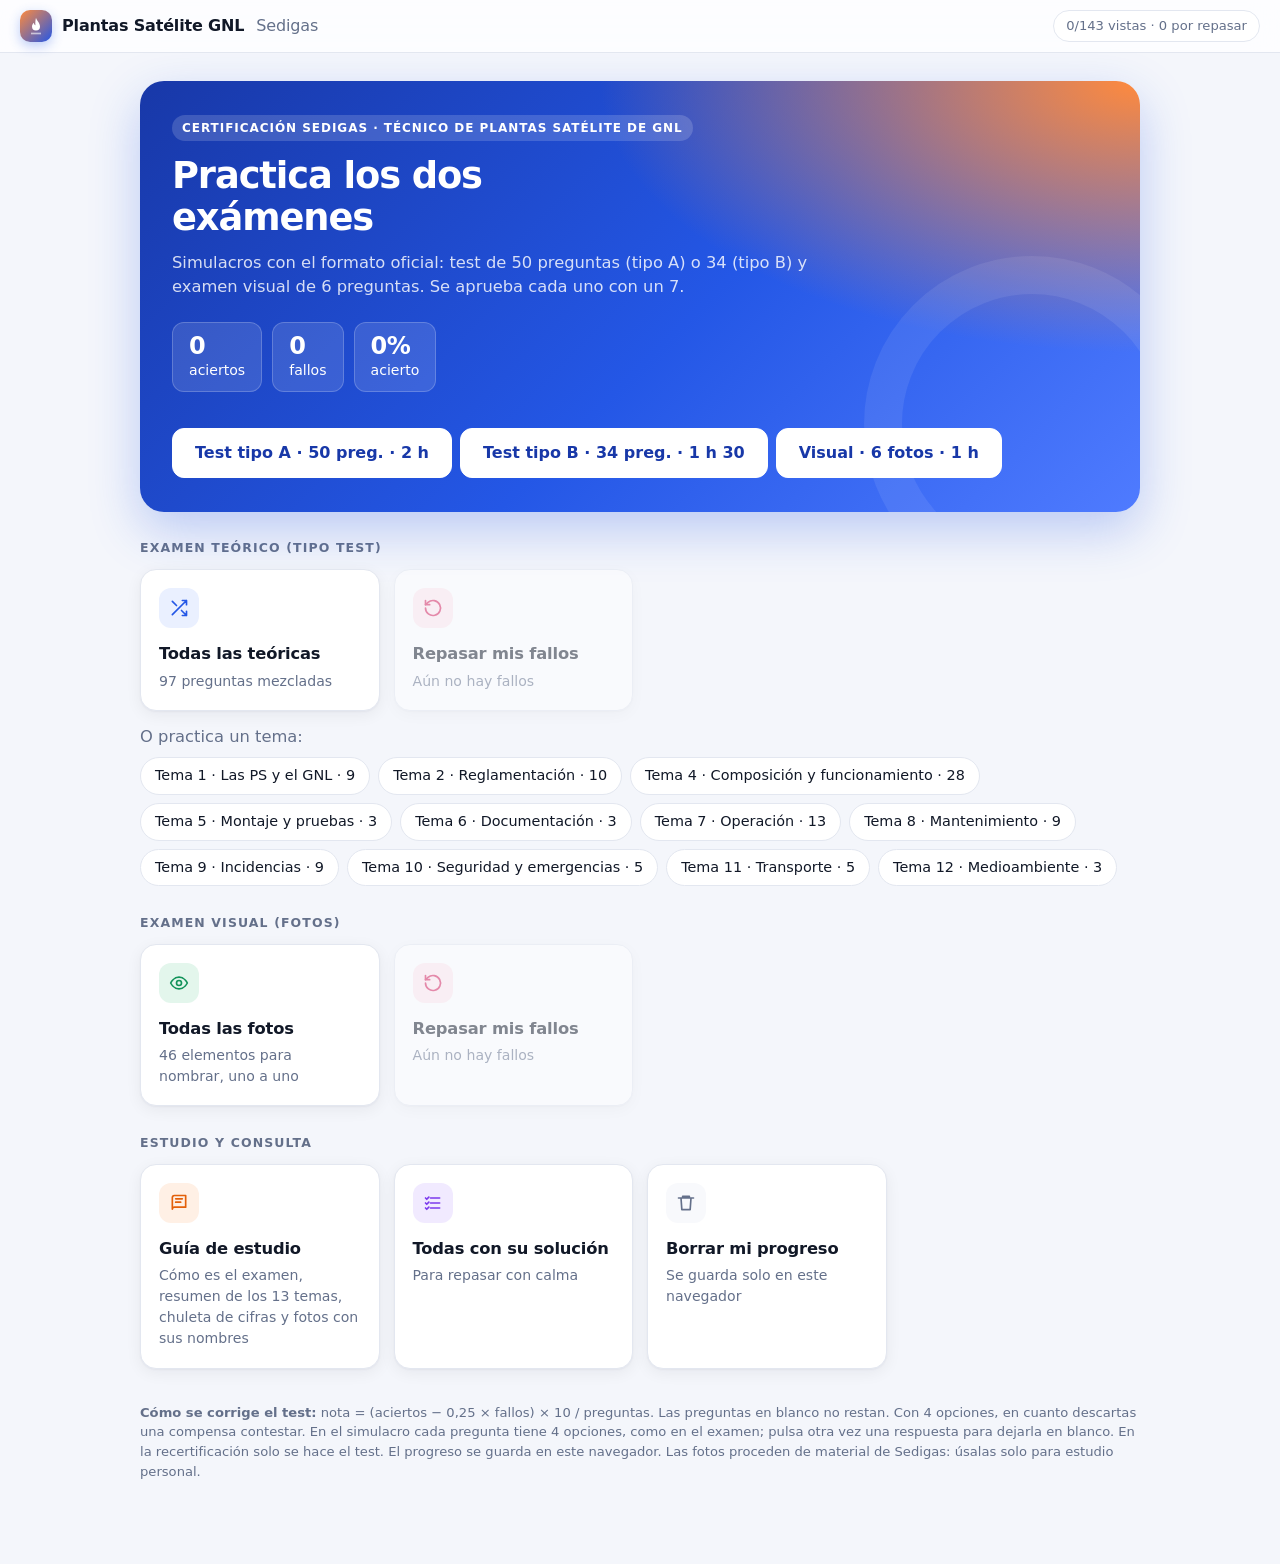
<file: index.html>
<!DOCTYPE html>
<html lang="es">
<head>
<meta charset="utf-8">
<meta name="viewport" content="width=device-width, initial-scale=1">
<title>Plantas Satélite de GNL · Certificación Sedigas</title>
<link rel="stylesheet" href="styles.css">
</head>
<body>
<header class="top">
  <button class="brand" onclick="App.home()">Plantas Satélite GNL <span>Sedigas</span></button>
  <div id="progreso" class="progreso"></div>
</header>

<main id="app"></main>

<div id="zoom" class="zoom" onclick="this.classList.remove('on')"><img alt=""></div>

<script src="preguntas.js"></script>
<script src="app.js"></script>
</body>
</html>
</file>
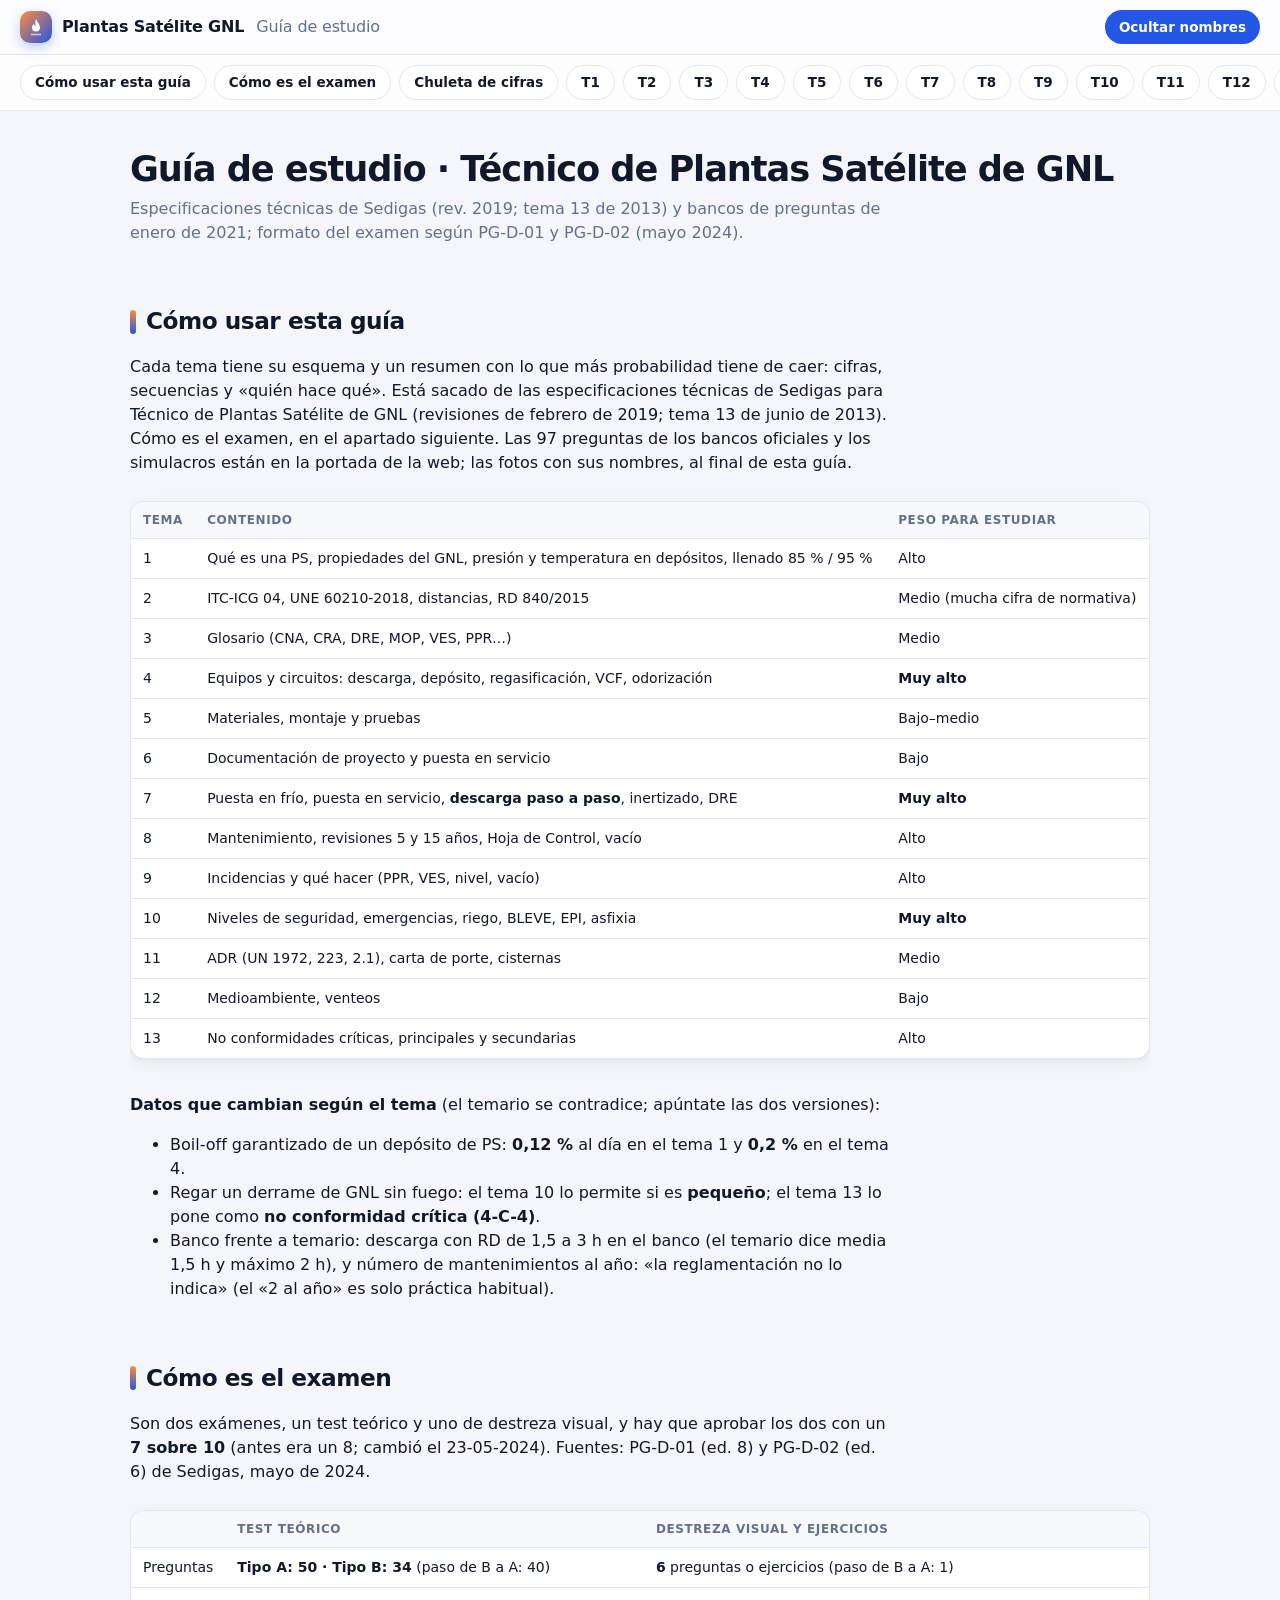
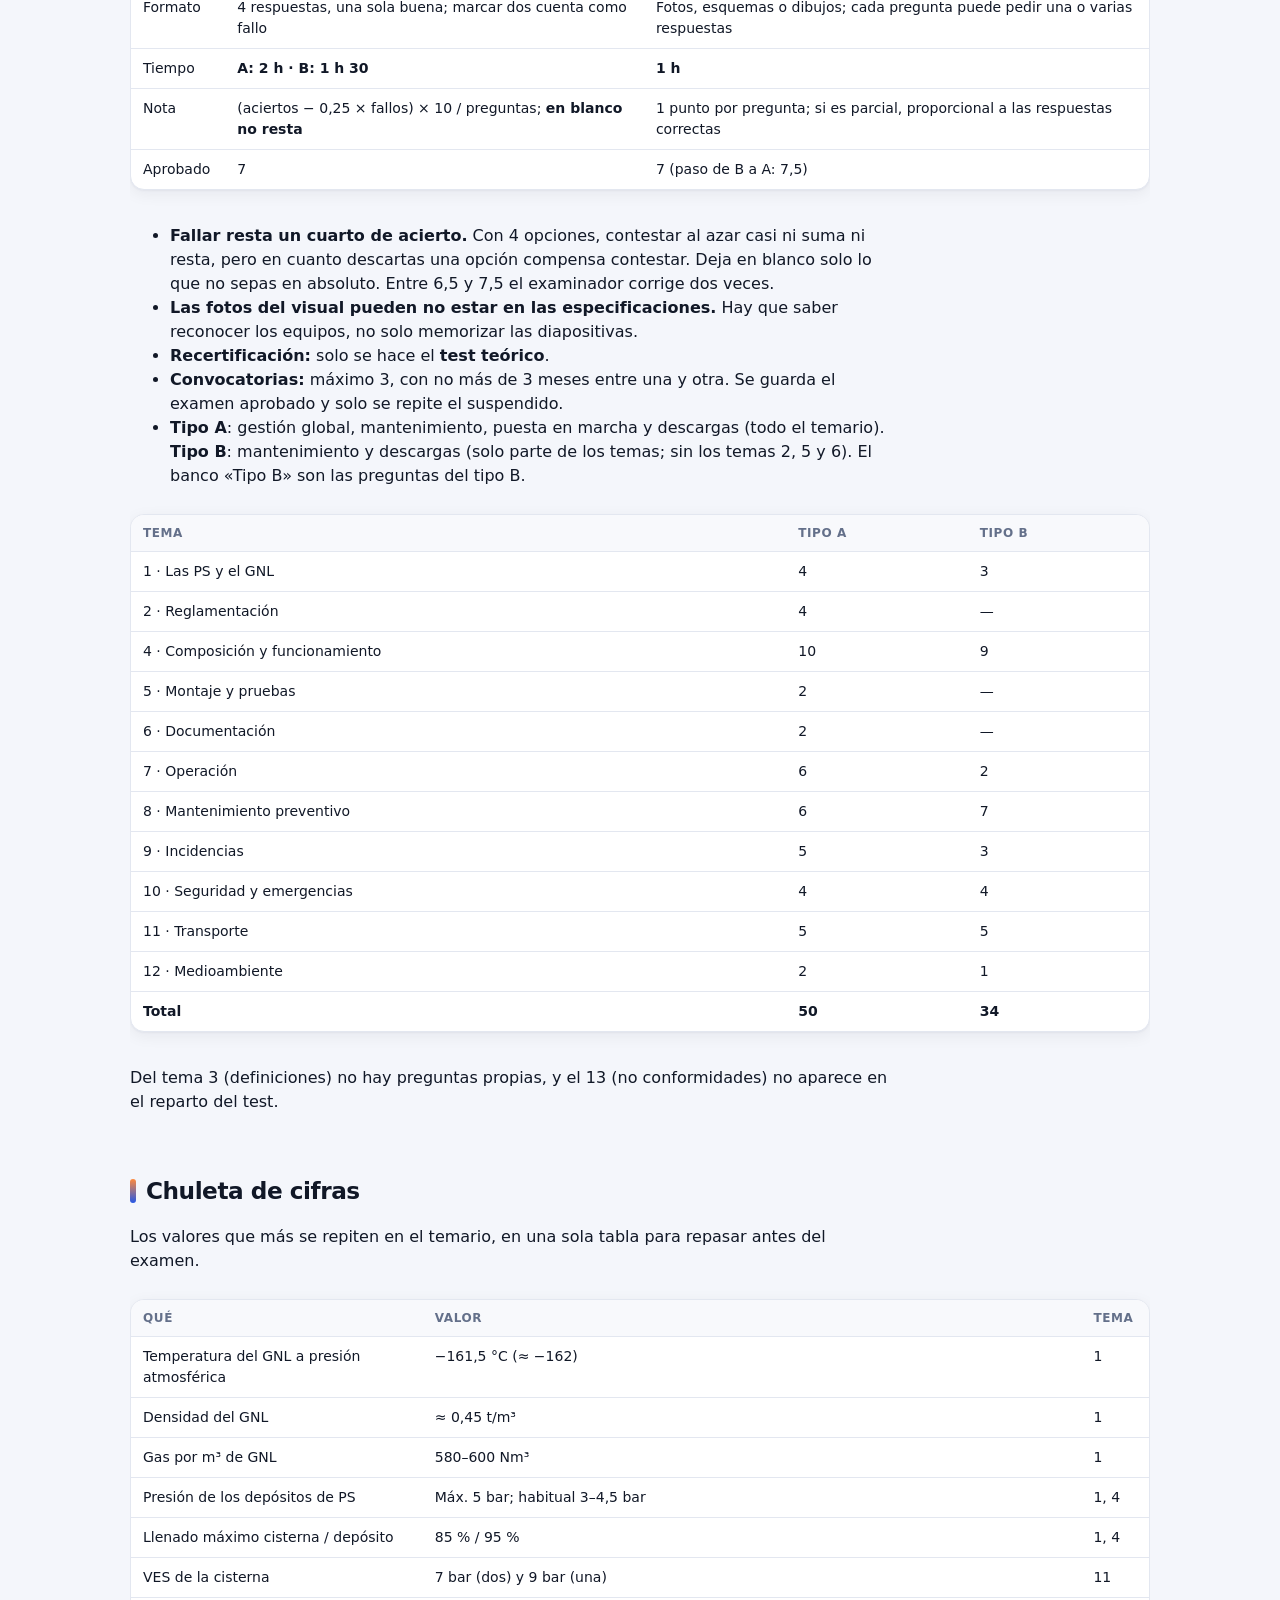
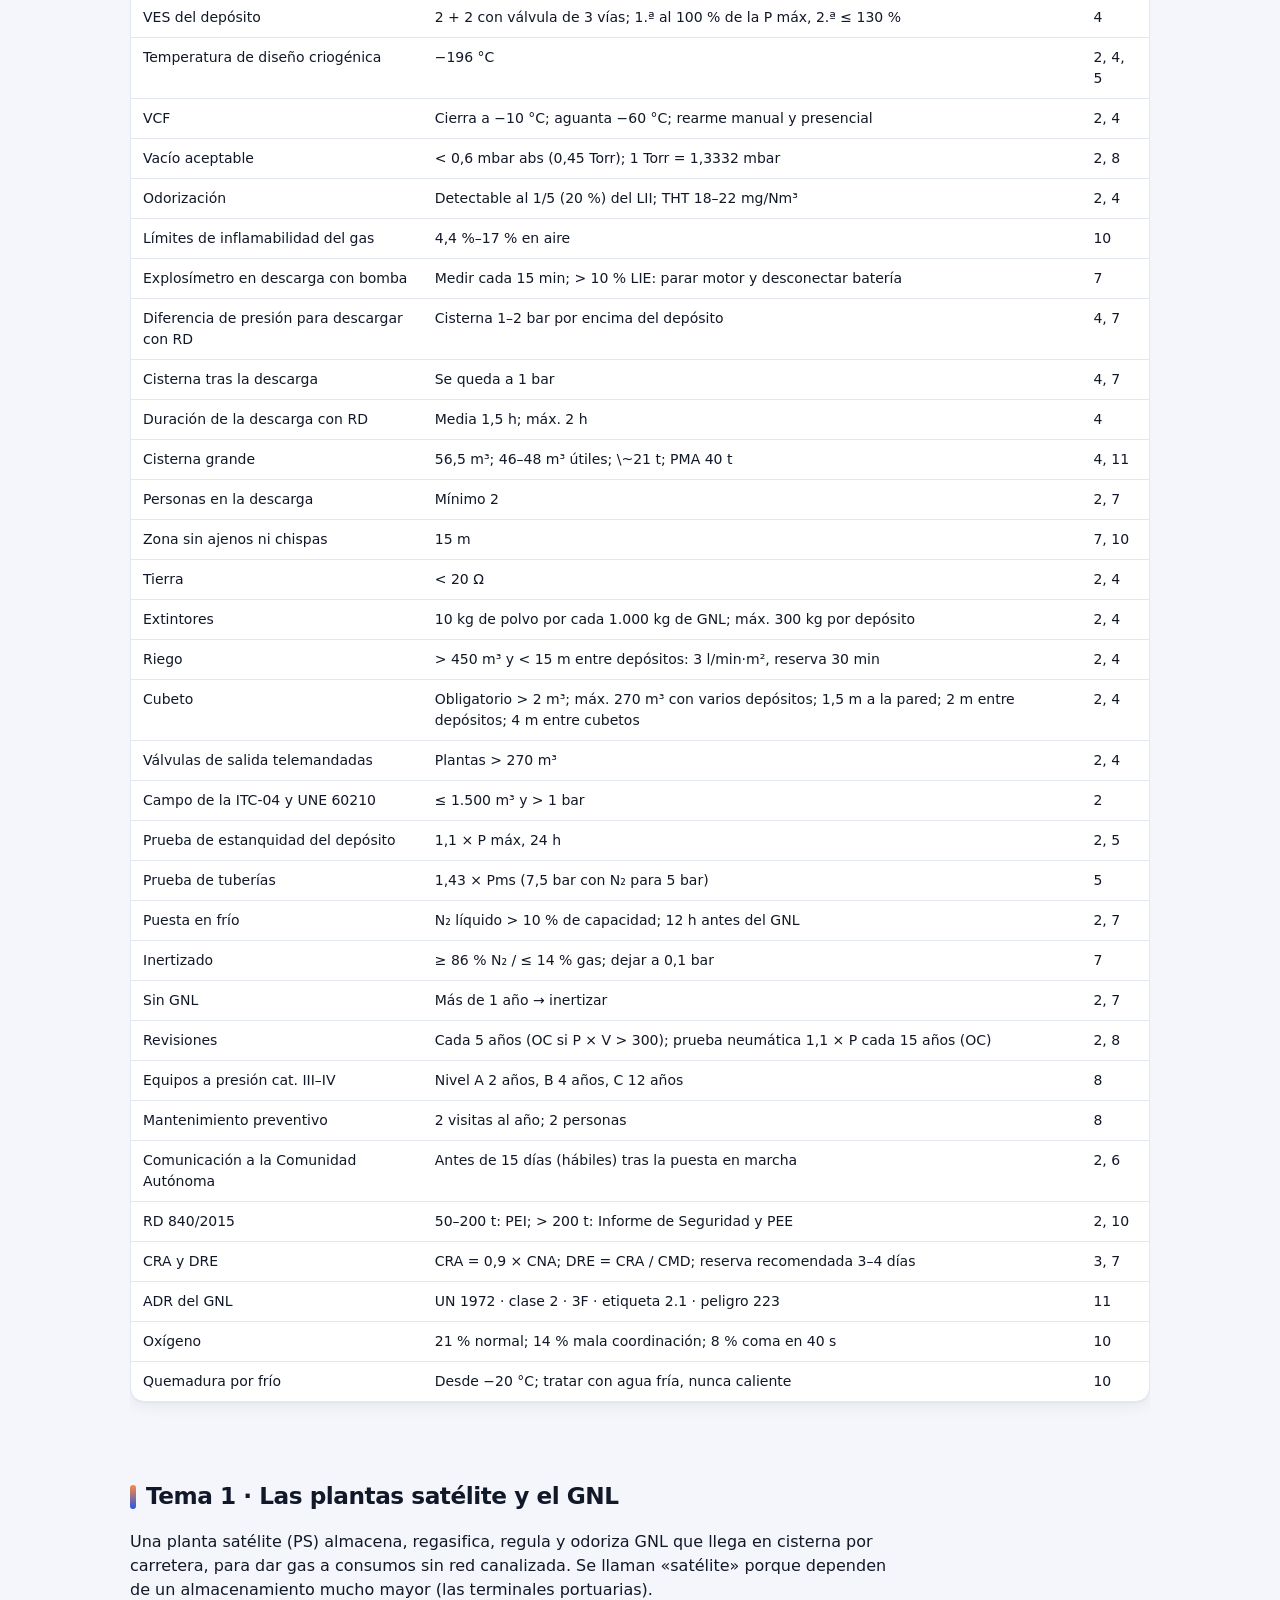
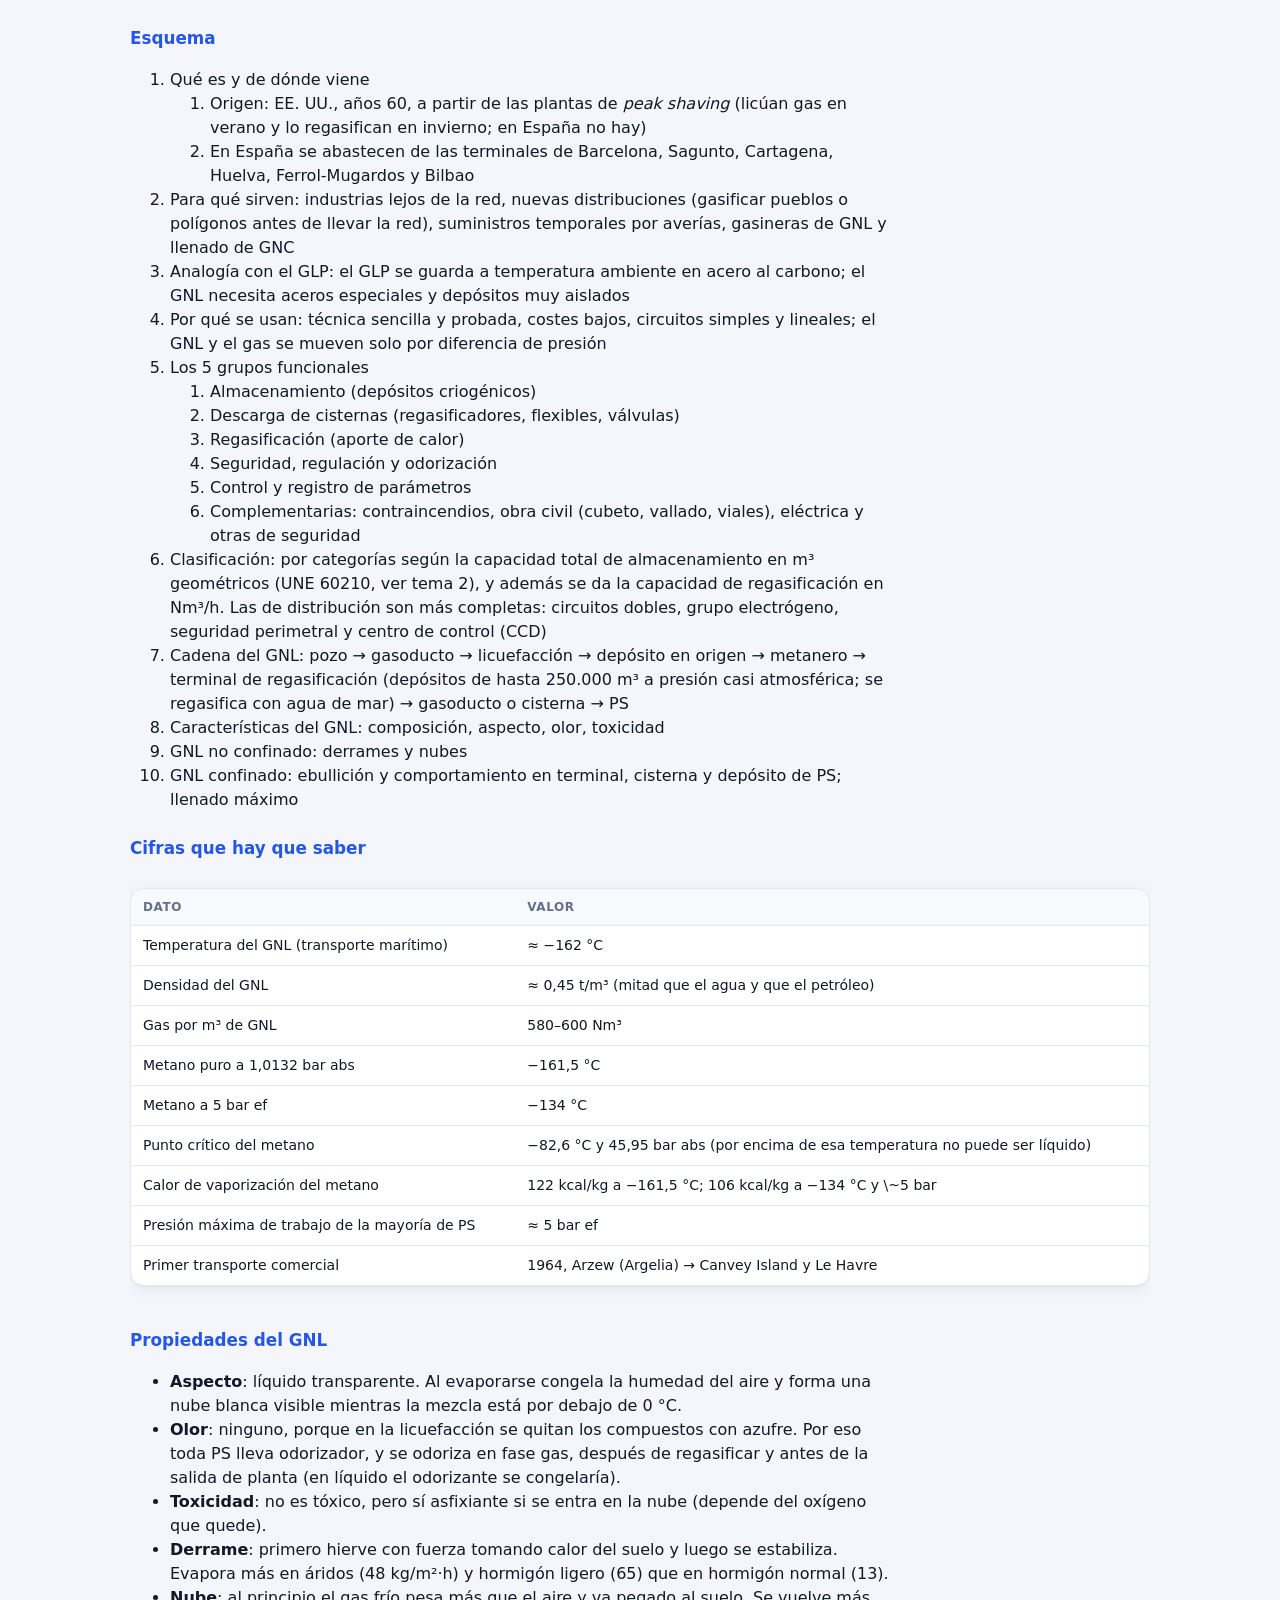
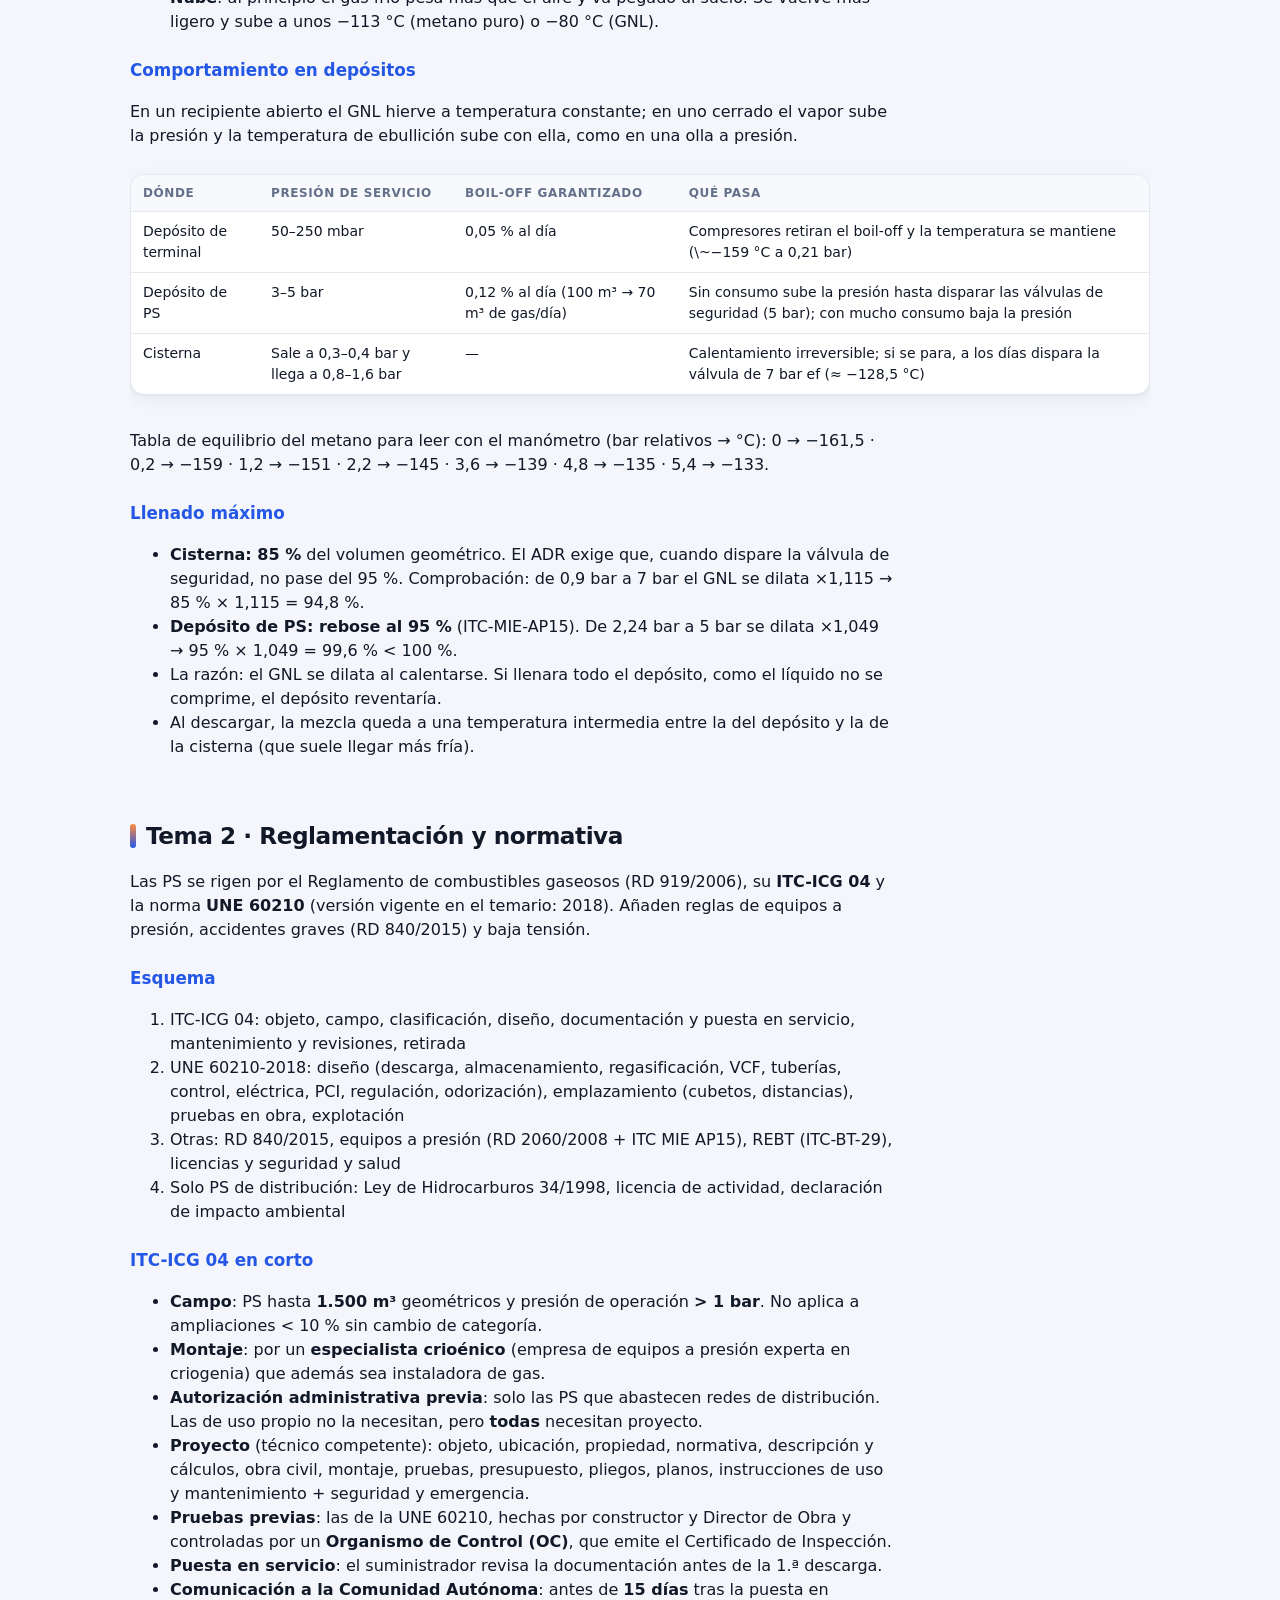
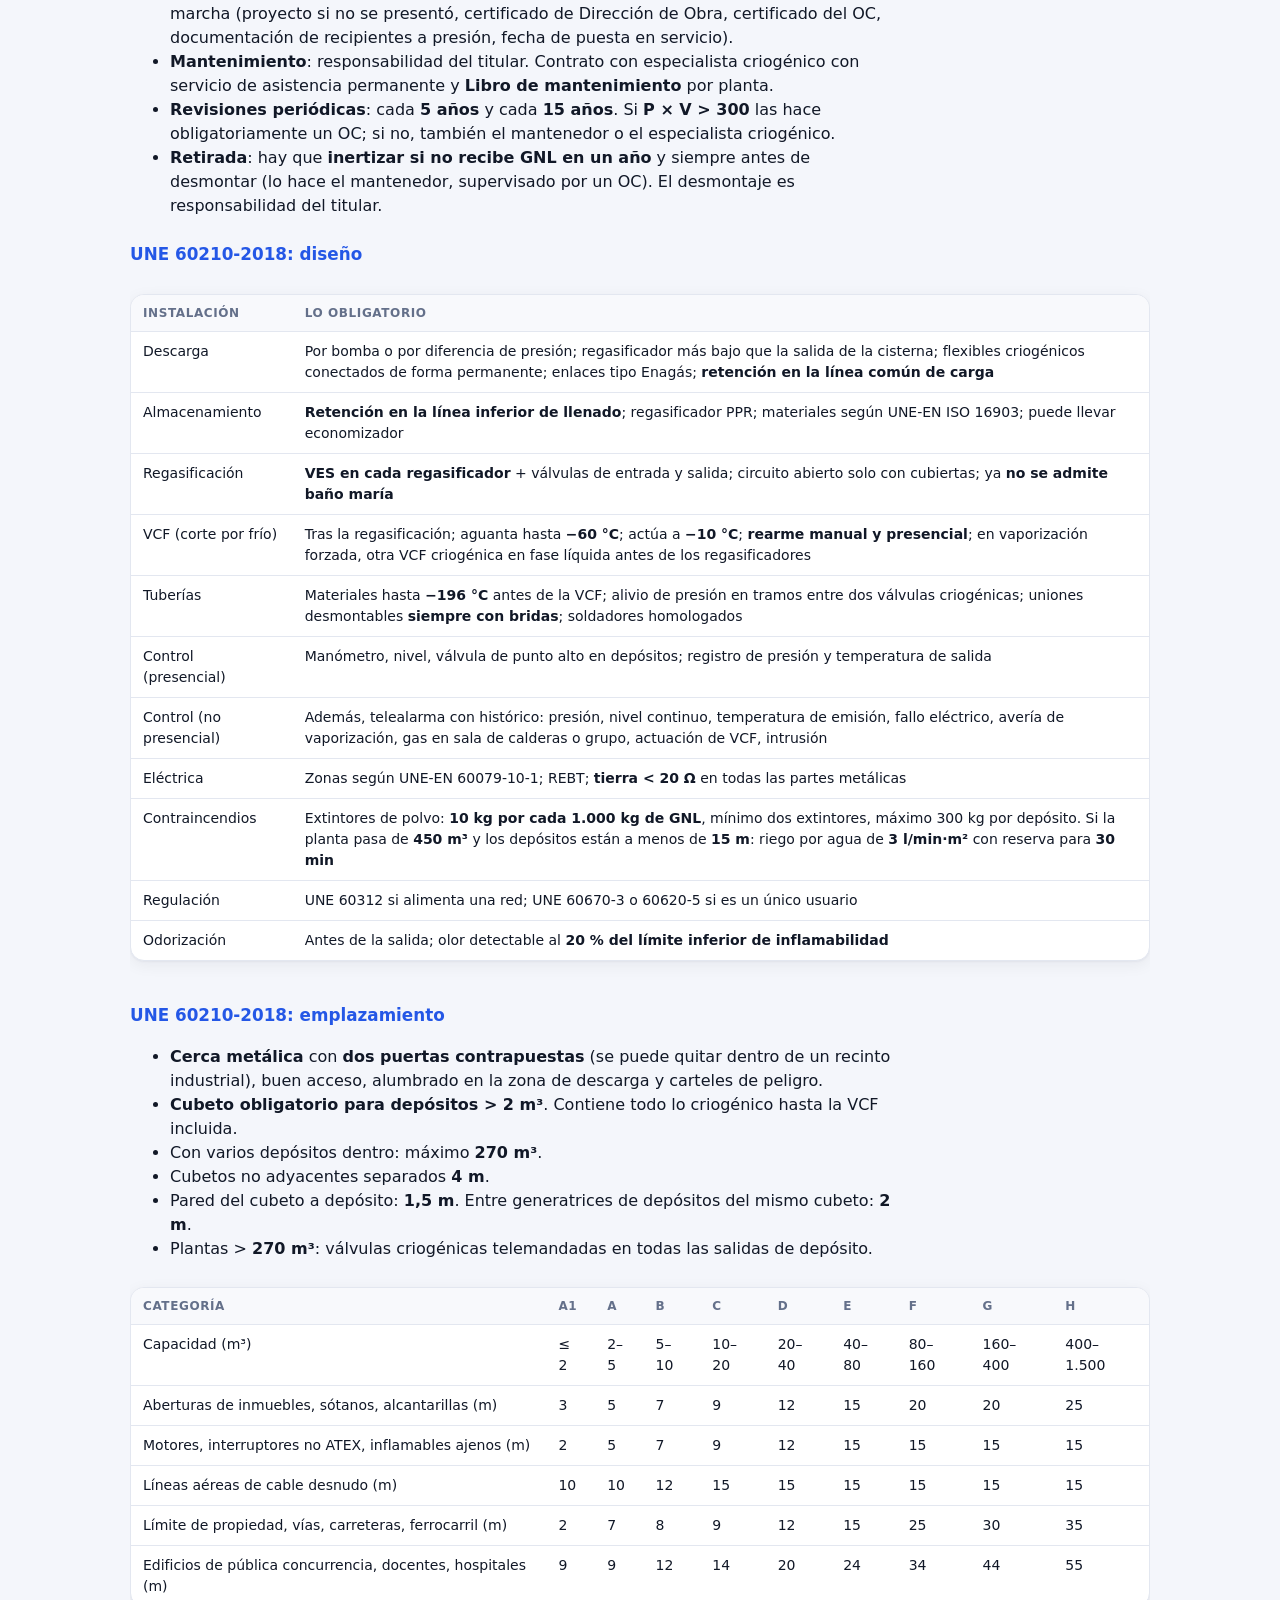
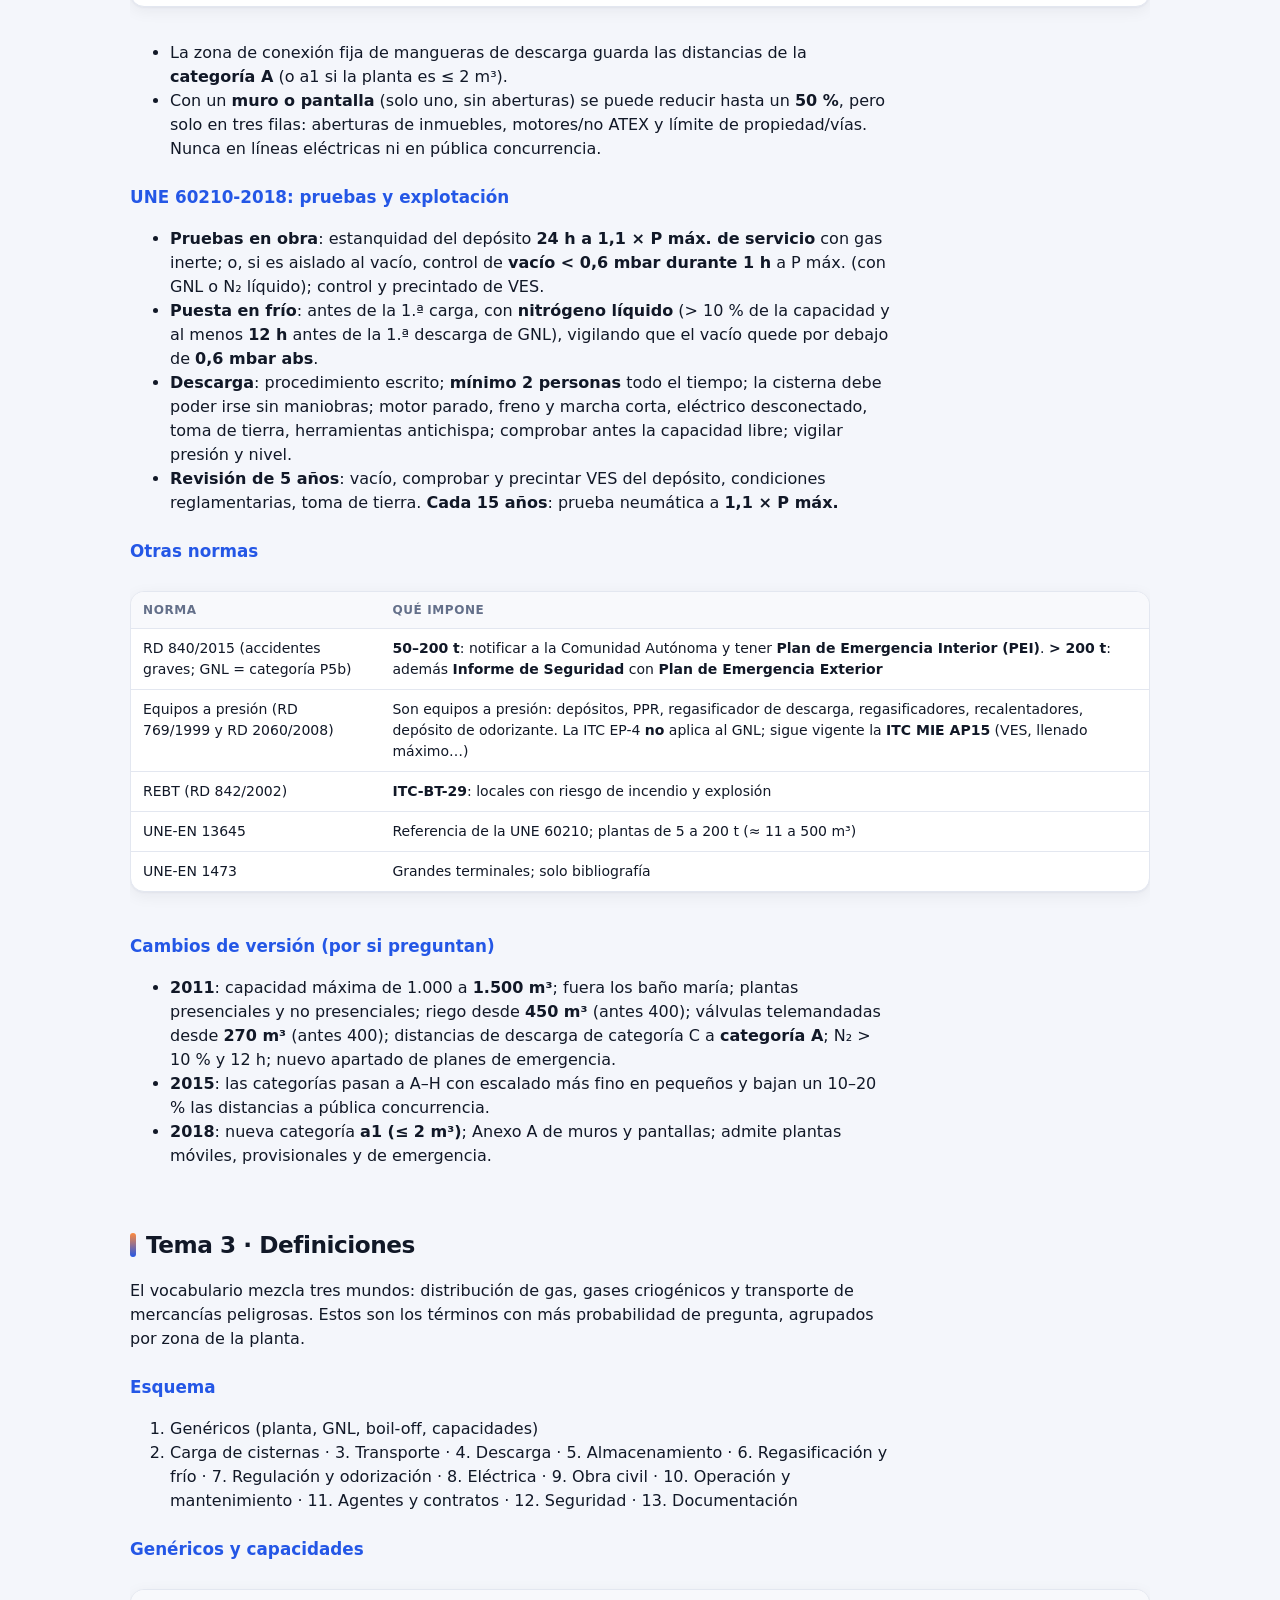
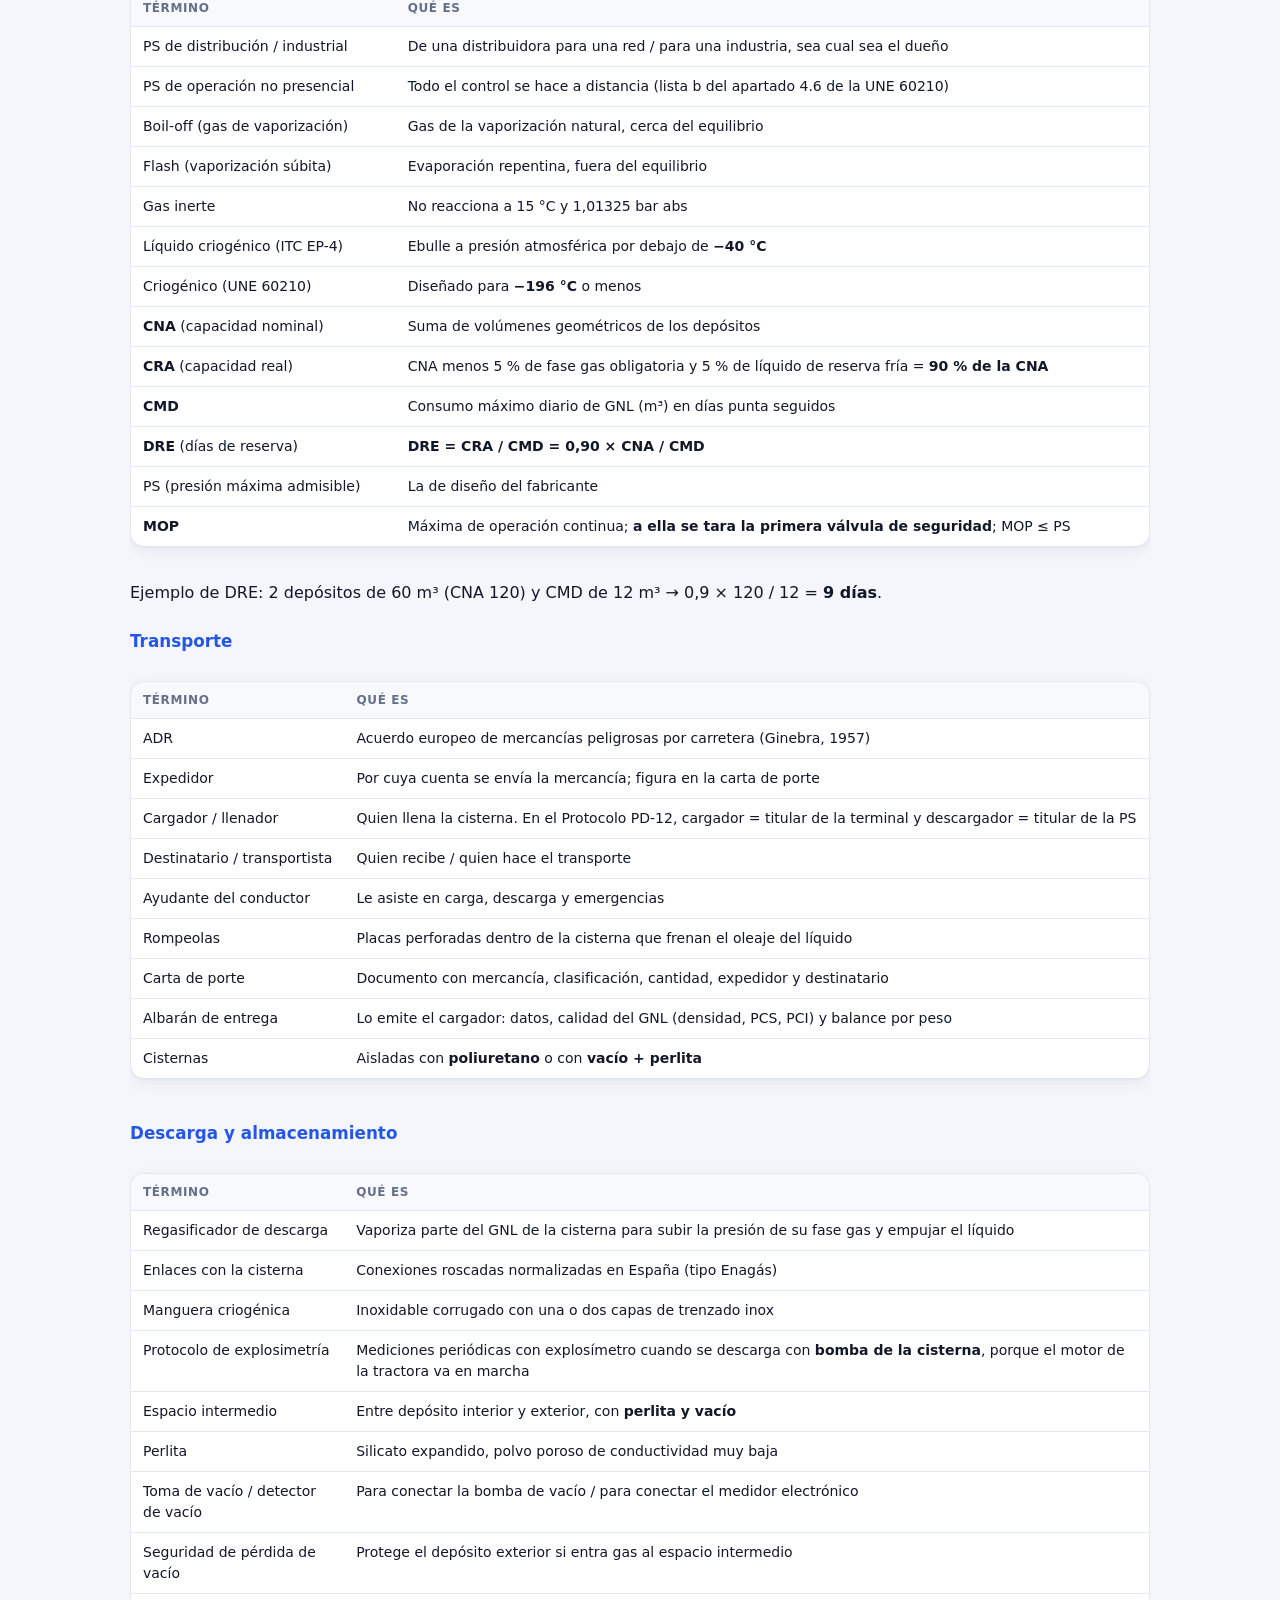
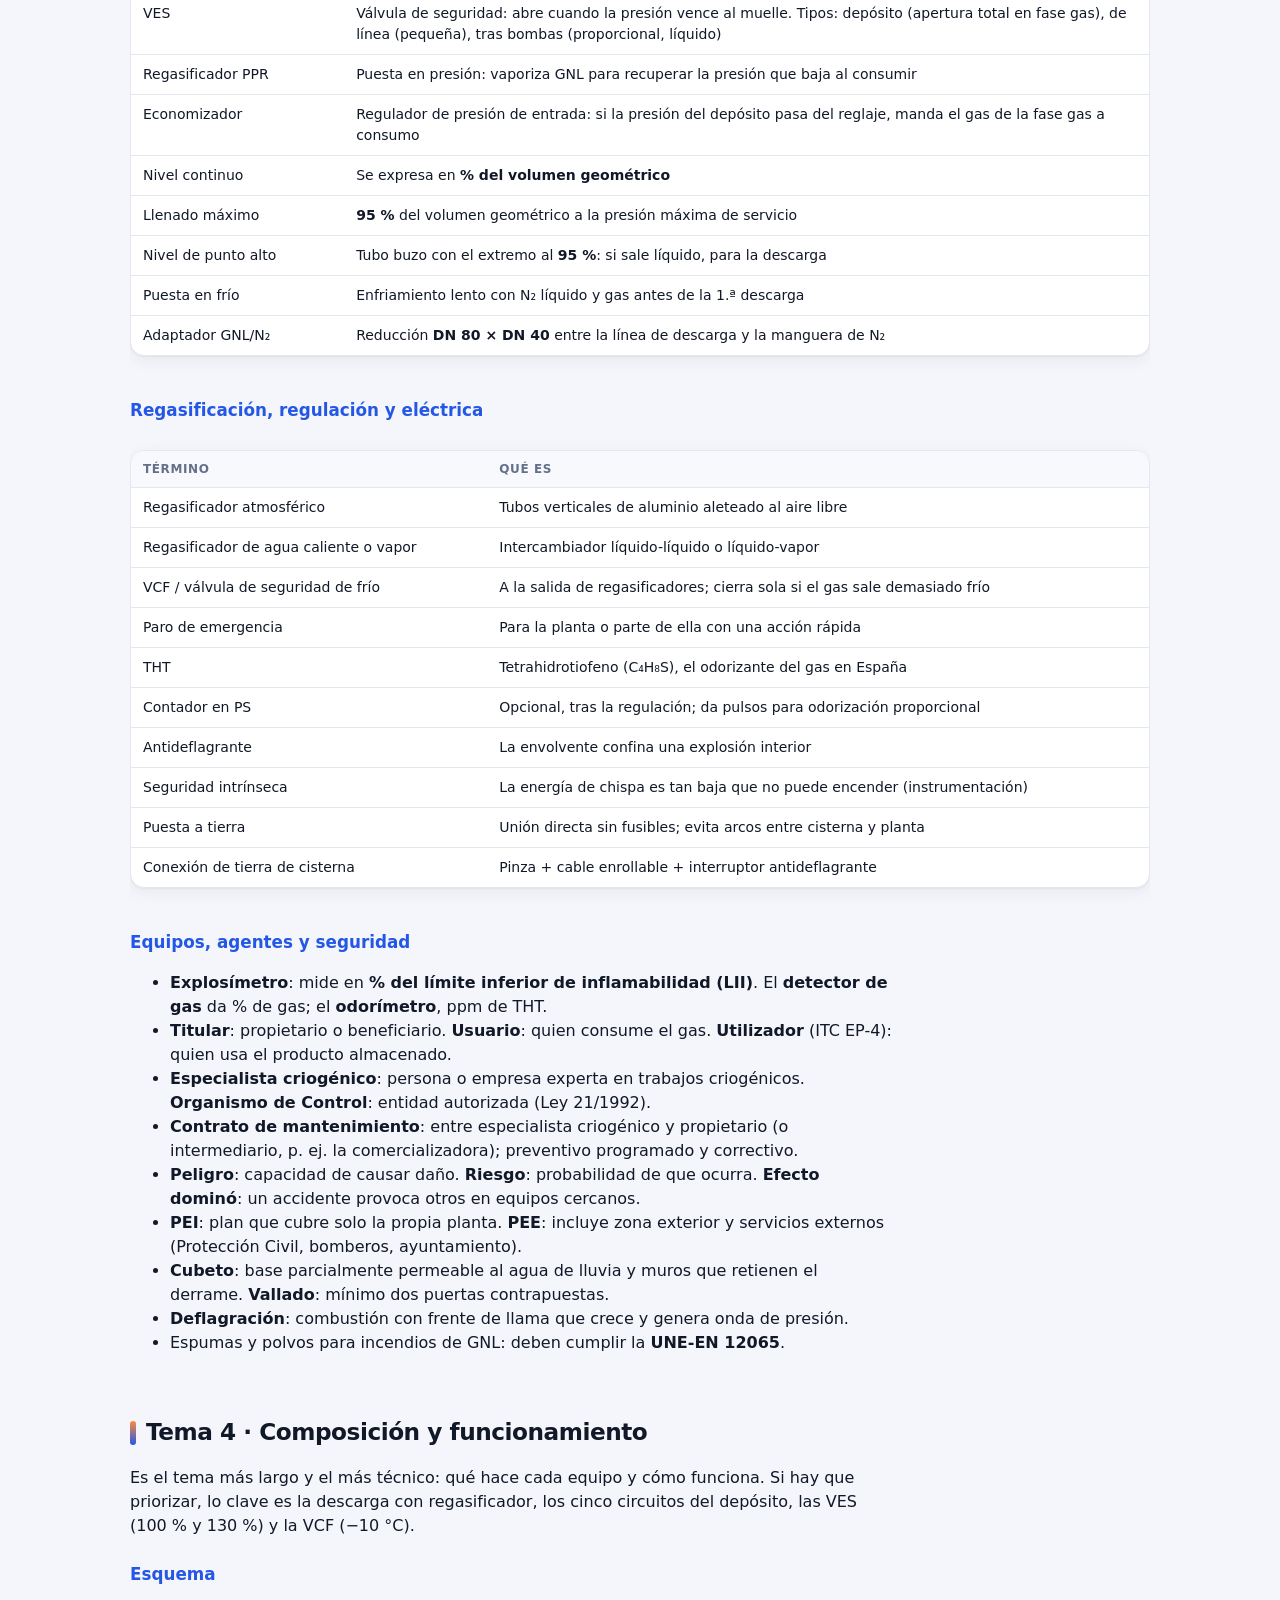
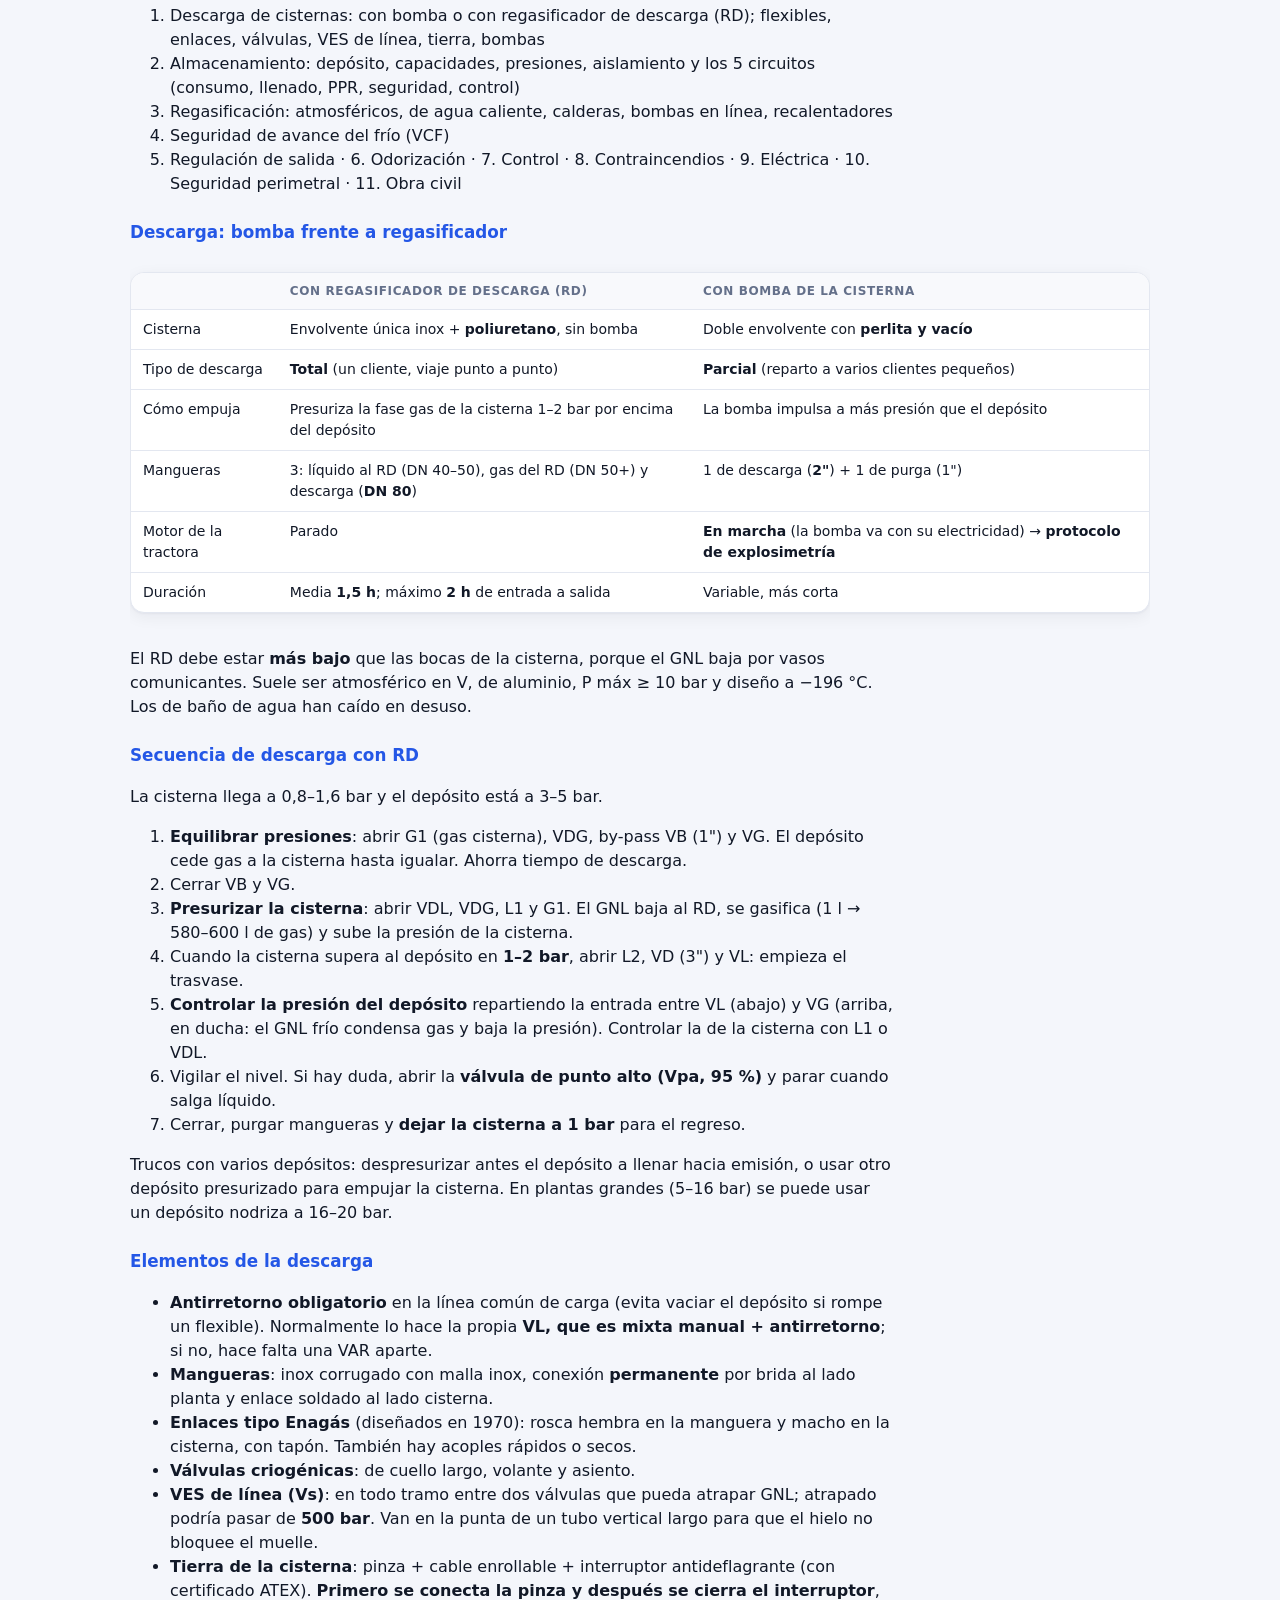
<file: guia/index.html>
<!DOCTYPE html>
<html lang="es"><head><meta charset="utf-8"><meta name="viewport" content="width=device-width,initial-scale=1">
<title>Guía de estudio · Plantas Satélite de GNL</title>
<link rel="stylesheet" href="../styles.css"><style>
nav{position:sticky;top:var(--hh,52px);z-index:4;background:var(--hdr);backdrop-filter:blur(14px);-webkit-backdrop-filter:blur(14px);border-bottom:1px solid var(--borde);padding:10px 20px;display:flex;gap:8px;overflow-x:auto;white-space:nowrap;scrollbar-width:none}
nav::-webkit-scrollbar{display:none}
nav a{color:var(--tinta);text-decoration:none;font-size:13.5px;font-weight:550;padding:6px 14px;border:1px solid var(--borde);border-radius:99px;background:var(--card);transition:all .12s}
nav a:hover{border-color:var(--azul);color:var(--azul)}
main{max-width:1060px}
main>h1{font-size:2.2rem;margin-top:.3em}
h2{font-size:1.45rem;text-transform:none;letter-spacing:-.02em;color:var(--tinta);font-weight:800;margin:2.4em 0 .7em;padding-top:4px;scroll-margin-top:120px;display:flex;align-items:center;gap:10px}
h2:before{content:"";width:6px;height:24px;border-radius:3px;background:linear-gradient(#ff8a3d,#2457e6);flex:none}
h3{font-size:1.05rem;color:var(--azul);margin-top:24px}
.by{color:var(--gris);margin-top:0}
main>p,main>ul,main>ol{max-width:75ch}
.tw,main>table{display:block;overflow-x:auto}
table{border-collapse:separate;border-spacing:0;width:100%;margin:10px 0 18px;font-size:14px;background:var(--card);border:1px solid var(--borde);border-radius:14px;overflow:hidden;box-shadow:var(--sombra)}
th,td{border-bottom:1px solid var(--borde);padding:9px 12px;vertical-align:top;text-align:left}
tr:last-child td{border-bottom:0}
th{background:var(--card2);font-size:12px;text-transform:uppercase;letter-spacing:.05em;color:var(--gris)}
td img{width:150px;max-width:40vw;height:auto;display:block;cursor:zoom-in;background:#fff;border:1px solid var(--borde)}
.cases{display:grid;grid-template-columns:repeat(auto-fill,minmax(300px,1fr));gap:14px;margin:12px 0}
.case{border:1px solid var(--borde);border-radius:18px;padding:14px;background:var(--card);box-shadow:var(--sombra);transition:transform .15s,box-shadow .15s}
.case:hover{transform:translateY(-2px);box-shadow:var(--sombra2)}
.case .t{margin:0 0 8px}
.case img{display:block;width:100%;height:240px;object-fit:contain;background:#fff;border:1px solid var(--borde);margin-bottom:10px;cursor:zoom-in}
.case p{margin:0;font-size:.95rem}
.case.hide-ans p:not(.t){filter:blur(6px);cursor:pointer;user-select:none}
p.pic img{max-width:100%;max-height:340px;cursor:zoom-in;background:#fff}
#zoom{position:fixed;inset:0;background:rgba(8,10,16,.88);backdrop-filter:blur(6px);display:none;align-items:center;justify-content:center;z-index:50;cursor:zoom-out}
#zoom img{max-width:96vw;max-height:94vh;background:#fff}
.toggle{background:var(--azul);color:#fff;border:0;border-radius:99px;padding:7px 14px;font-size:13.5px;font-weight:650;cursor:pointer;flex:none}
@media (prefers-color-scheme:dark){.toggle{color:#0c0f17}}
@media (max-width:600px){main>h1{font-size:1.6rem}h2{font-size:1.2rem}nav{padding:8px 14px}.toggle{font-size:12.5px;padding:6px 11px}.cases{grid-template-columns:1fr}.case img{height:220px}td img{width:110px}}
@media print{header,nav,.toggle{display:none}body{background:#fff}main{max-width:none;padding:0}h2{break-before:page}.case{break-inside:avoid;box-shadow:none}.case.hide-ans p{filter:none}}
</style>
<style>.vis td:nth-child(2n){transition:filter .15s}.vis.hide td:nth-child(2n){filter:blur(6px);cursor:pointer}main h1{margin-bottom:.2em}</style></head>
<body><header class="top"><a class="brand" href="../" style="text-decoration:none">Plantas Satélite GNL <span>Guía de estudio</span></a><button class="toggle" id="modo">Ocultar nombres</button></header>
<nav><a href="#como-usar-esta-guia">Cómo usar esta guía</a><a href="#como-es-el-examen">Cómo es el examen</a><a href="#chuleta-de-cifras">Chuleta de cifras</a><a href="#tema-1-las-plantas-satelite-y-el-gnl">T1</a><a href="#tema-2-reglamentacion-y-normativa">T2</a><a href="#tema-3-definiciones">T3</a><a href="#tema-4-composicion-y-funcionamiento">T4</a><a href="#tema-5-montaje-pruebas-y-puesta-en-servicio">T5</a><a href="#tema-6-documentacion">T6</a><a href="#tema-7-operacion">T7</a><a href="#tema-8-mantenimiento-preventivo-y-revisiones-periodicas">T8</a><a href="#tema-9-incidencias-y-actuaciones-correctivas">T9</a><a href="#tema-10-seguridad-y-emergencias">T10</a><a href="#tema-11-transporte-de-gnl">T11</a><a href="#tema-12-medioambiente">T12</a><a href="#tema-13-no-conformidades">T13</a><a href="#fotos-con-sus-nombres">Fotos con sus nombres</a></nav><main><h1>Guía de estudio · Técnico de Plantas Satélite de GNL</h1><p class="by">Especificaciones técnicas de Sedigas (rev. 2019; tema 13 de 2013) y bancos de preguntas de enero de 2021; formato del examen según PG-D-01 y PG-D-02 (mayo 2024).</p>
<h2 id="como-usar-esta-guia">Cómo usar esta guía</h2>
<p>Cada tema tiene su esquema y un resumen con lo que más probabilidad tiene de caer: cifras, secuencias y «quién hace qué». Está sacado de las especificaciones técnicas de Sedigas para Técnico de Plantas Satélite de GNL (revisiones de febrero de 2019; tema 13 de junio de 2013). Cómo es el examen, en el apartado siguiente. Las 97 preguntas de los bancos oficiales y los simulacros están en la portada de la web; las fotos con sus nombres, al final de esta guía.</p>
<table>
<thead>
<tr>
<th>Tema</th>
<th>Contenido</th>
<th>Peso para estudiar</th>
</tr>
</thead>
<tbody>
<tr>
<td>1</td>
<td>Qué es una PS, propiedades del GNL, presión y temperatura en depósitos, llenado 85 % / 95 %</td>
<td>Alto</td>
</tr>
<tr>
<td>2</td>
<td>ITC-ICG 04, UNE 60210-2018, distancias, RD 840/2015</td>
<td>Medio (mucha cifra de normativa)</td>
</tr>
<tr>
<td>3</td>
<td>Glosario (CNA, CRA, DRE, MOP, VES, PPR…)</td>
<td>Medio</td>
</tr>
<tr>
<td>4</td>
<td>Equipos y circuitos: descarga, depósito, regasificación, VCF, odorización</td>
<td><strong>Muy alto</strong></td>
</tr>
<tr>
<td>5</td>
<td>Materiales, montaje y pruebas</td>
<td>Bajo–medio</td>
</tr>
<tr>
<td>6</td>
<td>Documentación de proyecto y puesta en servicio</td>
<td>Bajo</td>
</tr>
<tr>
<td>7</td>
<td>Puesta en frío, puesta en servicio, <strong>descarga paso a paso</strong>, inertizado, DRE</td>
<td><strong>Muy alto</strong></td>
</tr>
<tr>
<td>8</td>
<td>Mantenimiento, revisiones 5 y 15 años, Hoja de Control, vacío</td>
<td>Alto</td>
</tr>
<tr>
<td>9</td>
<td>Incidencias y qué hacer (PPR, VES, nivel, vacío)</td>
<td>Alto</td>
</tr>
<tr>
<td>10</td>
<td>Niveles de seguridad, emergencias, riego, BLEVE, EPI, asfixia</td>
<td><strong>Muy alto</strong></td>
</tr>
<tr>
<td>11</td>
<td>ADR (UN 1972, 223, 2.1), carta de porte, cisternas</td>
<td>Medio</td>
</tr>
<tr>
<td>12</td>
<td>Medioambiente, venteos</td>
<td>Bajo</td>
</tr>
<tr>
<td>13</td>
<td>No conformidades críticas, principales y secundarias</td>
<td>Alto</td>
</tr>
</tbody>
</table>
<p><strong>Datos que cambian según el tema</strong> (el temario se contradice; apúntate las dos versiones):</p>
<ul>
<li>Boil-off garantizado de un depósito de PS: <strong>0,12 %</strong> al día en el tema 1 y <strong>0,2 %</strong> en el tema 4.</li>
<li>Regar un derrame de GNL sin fuego: el tema 10 lo permite si es <strong>pequeño</strong>; el tema 13 lo pone como <strong>no conformidad crítica (4-C-4)</strong>.</li>
<li>Banco frente a temario: descarga con RD de 1,5 a 3 h en el banco (el temario dice media 1,5 h y máximo 2 h), y número de mantenimientos al año: «la reglamentación no lo indica» (el «2 al año» es solo práctica habitual).</li>
</ul>
<h2 id="como-es-el-examen">Cómo es el examen</h2>
<p>Son dos exámenes, un test teórico y uno de destreza visual, y hay que aprobar los dos con un <strong>7 sobre 10</strong> (antes era un 8; cambió el 23-05-2024). Fuentes: PG-D-01 (ed. 8) y PG-D-02 (ed. 6) de Sedigas, mayo de 2024.</p>
<table>
<thead>
<tr>
<th></th>
<th>Test teórico</th>
<th>Destreza visual y ejercicios</th>
</tr>
</thead>
<tbody>
<tr>
<td>Preguntas</td>
<td><strong>Tipo A: 50 · Tipo B: 34</strong> (paso de B a A: 40)</td>
<td><strong>6</strong> preguntas o ejercicios (paso de B a A: 1)</td>
</tr>
<tr>
<td>Formato</td>
<td>4 respuestas, una sola buena; marcar dos cuenta como fallo</td>
<td>Fotos, esquemas o dibujos; cada pregunta puede pedir una o varias respuestas</td>
</tr>
<tr>
<td>Tiempo</td>
<td><strong>A: 2 h · B: 1 h 30</strong></td>
<td><strong>1 h</strong></td>
</tr>
<tr>
<td>Nota</td>
<td>(aciertos − 0,25 × fallos) × 10 / preguntas; <strong>en blanco no resta</strong></td>
<td>1 punto por pregunta; si es parcial, proporcional a las respuestas correctas</td>
</tr>
<tr>
<td>Aprobado</td>
<td>7</td>
<td>7 (paso de B a A: 7,5)</td>
</tr>
</tbody>
</table>
<ul>
<li><strong>Fallar resta un cuarto de acierto.</strong> Con 4 opciones, contestar al azar casi ni suma ni resta, pero en cuanto descartas una opción compensa contestar. Deja en blanco solo lo que no sepas en absoluto. Entre 6,5 y 7,5 el examinador corrige dos veces.</li>
<li><strong>Las fotos del visual pueden no estar en las especificaciones.</strong> Hay que saber reconocer los equipos, no solo memorizar las diapositivas.</li>
<li><strong>Recertificación:</strong> solo se hace el <strong>test teórico</strong>.</li>
<li><strong>Convocatorias:</strong> máximo 3, con no más de 3 meses entre una y otra. Se guarda el examen aprobado y solo se repite el suspendido.</li>
<li><strong>Tipo A</strong>: gestión global, mantenimiento, puesta en marcha y descargas (todo el temario). <strong>Tipo B</strong>: mantenimiento y descargas (solo parte de los temas; sin los temas 2, 5 y 6). El banco «Tipo B» son las preguntas del tipo B.</li>
</ul>
<table>
<thead>
<tr>
<th>Tema</th>
<th>Tipo A</th>
<th>Tipo B</th>
</tr>
</thead>
<tbody>
<tr>
<td>1 · Las PS y el GNL</td>
<td>4</td>
<td>3</td>
</tr>
<tr>
<td>2 · Reglamentación</td>
<td>4</td>
<td>—</td>
</tr>
<tr>
<td>4 · Composición y funcionamiento</td>
<td>10</td>
<td>9</td>
</tr>
<tr>
<td>5 · Montaje y pruebas</td>
<td>2</td>
<td>—</td>
</tr>
<tr>
<td>6 · Documentación</td>
<td>2</td>
<td>—</td>
</tr>
<tr>
<td>7 · Operación</td>
<td>6</td>
<td>2</td>
</tr>
<tr>
<td>8 · Mantenimiento preventivo</td>
<td>6</td>
<td>7</td>
</tr>
<tr>
<td>9 · Incidencias</td>
<td>5</td>
<td>3</td>
</tr>
<tr>
<td>10 · Seguridad y emergencias</td>
<td>4</td>
<td>4</td>
</tr>
<tr>
<td>11 · Transporte</td>
<td>5</td>
<td>5</td>
</tr>
<tr>
<td>12 · Medioambiente</td>
<td>2</td>
<td>1</td>
</tr>
<tr>
<td><strong>Total</strong></td>
<td><strong>50</strong></td>
<td><strong>34</strong></td>
</tr>
</tbody>
</table>
<p>Del tema 3 (definiciones) no hay preguntas propias, y el 13 (no conformidades) no aparece en el reparto del test.</p>
<h2 id="chuleta-de-cifras">Chuleta de cifras</h2>
<p>Los valores que más se repiten en el temario, en una sola tabla para repasar antes del examen.</p>
<table>
<thead>
<tr>
<th>Qué</th>
<th>Valor</th>
<th>Tema</th>
</tr>
</thead>
<tbody>
<tr>
<td>Temperatura del GNL a presión atmosférica</td>
<td>−161,5 °C (≈ −162)</td>
<td>1</td>
</tr>
<tr>
<td>Densidad del GNL</td>
<td>≈ 0,45 t/m³</td>
<td>1</td>
</tr>
<tr>
<td>Gas por m³ de GNL</td>
<td>580–600 Nm³</td>
<td>1</td>
</tr>
<tr>
<td>Presión de los depósitos de PS</td>
<td>Máx. 5 bar; habitual 3–4,5 bar</td>
<td>1, 4</td>
</tr>
<tr>
<td>Llenado máximo cisterna / depósito</td>
<td>85 % / 95 %</td>
<td>1, 4</td>
</tr>
<tr>
<td>VES de la cisterna</td>
<td>7 bar (dos) y 9 bar (una)</td>
<td>11</td>
</tr>
<tr>
<td>VES del depósito</td>
<td>2 + 2 con válvula de 3 vías; 1.ª al 100 % de la P máx, 2.ª ≤ 130 %</td>
<td>4</td>
</tr>
<tr>
<td>Temperatura de diseño criogénica</td>
<td>−196 °C</td>
<td>2, 4, 5</td>
</tr>
<tr>
<td>VCF</td>
<td>Cierra a −10 °C; aguanta −60 °C; rearme manual y presencial</td>
<td>2, 4</td>
</tr>
<tr>
<td>Vacío aceptable</td>
<td>&lt; 0,6 mbar abs (0,45 Torr); 1 Torr = 1,3332 mbar</td>
<td>2, 8</td>
</tr>
<tr>
<td>Odorización</td>
<td>Detectable al 1/5 (20 %) del LII; THT 18–22 mg/Nm³</td>
<td>2, 4</td>
</tr>
<tr>
<td>Límites de inflamabilidad del gas</td>
<td>4,4 %–17 % en aire</td>
<td>10</td>
</tr>
<tr>
<td>Explosímetro en descarga con bomba</td>
<td>Medir cada 15 min; &gt; 10 % LIE: parar motor y desconectar batería</td>
<td>7</td>
</tr>
<tr>
<td>Diferencia de presión para descargar con RD</td>
<td>Cisterna 1–2 bar por encima del depósito</td>
<td>4, 7</td>
</tr>
<tr>
<td>Cisterna tras la descarga</td>
<td>Se queda a 1 bar</td>
<td>4, 7</td>
</tr>
<tr>
<td>Duración de la descarga con RD</td>
<td>Media 1,5 h; máx. 2 h</td>
<td>4</td>
</tr>
<tr>
<td>Cisterna grande</td>
<td>56,5 m³; 46–48 m³ útiles; \~21 t; PMA 40 t</td>
<td>4, 11</td>
</tr>
<tr>
<td>Personas en la descarga</td>
<td>Mínimo 2</td>
<td>2, 7</td>
</tr>
<tr>
<td>Zona sin ajenos ni chispas</td>
<td>15 m</td>
<td>7, 10</td>
</tr>
<tr>
<td>Tierra</td>
<td>&lt; 20 Ω</td>
<td>2, 4</td>
</tr>
<tr>
<td>Extintores</td>
<td>10 kg de polvo por cada 1.000 kg de GNL; máx. 300 kg por depósito</td>
<td>2, 4</td>
</tr>
<tr>
<td>Riego</td>
<td>&gt; 450 m³ y &lt; 15 m entre depósitos: 3 l/min·m², reserva 30 min</td>
<td>2, 4</td>
</tr>
<tr>
<td>Cubeto</td>
<td>Obligatorio &gt; 2 m³; máx. 270 m³ con varios depósitos; 1,5 m a la pared; 2 m entre depósitos; 4 m entre cubetos</td>
<td>2, 4</td>
</tr>
<tr>
<td>Válvulas de salida telemandadas</td>
<td>Plantas &gt; 270 m³</td>
<td>2, 4</td>
</tr>
<tr>
<td>Campo de la ITC-04 y UNE 60210</td>
<td>≤ 1.500 m³ y &gt; 1 bar</td>
<td>2</td>
</tr>
<tr>
<td>Prueba de estanquidad del depósito</td>
<td>1,1 × P máx, 24 h</td>
<td>2, 5</td>
</tr>
<tr>
<td>Prueba de tuberías</td>
<td>1,43 × Pms (7,5 bar con N₂ para 5 bar)</td>
<td>5</td>
</tr>
<tr>
<td>Puesta en frío</td>
<td>N₂ líquido &gt; 10 % de capacidad; 12 h antes del GNL</td>
<td>2, 7</td>
</tr>
<tr>
<td>Inertizado</td>
<td>≥ 86 % N₂ / ≤ 14 % gas; dejar a 0,1 bar</td>
<td>7</td>
</tr>
<tr>
<td>Sin GNL</td>
<td>Más de 1 año → inertizar</td>
<td>2, 7</td>
</tr>
<tr>
<td>Revisiones</td>
<td>Cada 5 años (OC si P × V &gt; 300); prueba neumática 1,1 × P cada 15 años (OC)</td>
<td>2, 8</td>
</tr>
<tr>
<td>Equipos a presión cat. III–IV</td>
<td>Nivel A 2 años, B 4 años, C 12 años</td>
<td>8</td>
</tr>
<tr>
<td>Mantenimiento preventivo</td>
<td>2 visitas al año; 2 personas</td>
<td>8</td>
</tr>
<tr>
<td>Comunicación a la Comunidad Autónoma</td>
<td>Antes de 15 días (hábiles) tras la puesta en marcha</td>
<td>2, 6</td>
</tr>
<tr>
<td>RD 840/2015</td>
<td>50–200 t: PEI; &gt; 200 t: Informe de Seguridad y PEE</td>
<td>2, 10</td>
</tr>
<tr>
<td>CRA y DRE</td>
<td>CRA = 0,9 × CNA; DRE = CRA / CMD; reserva recomendada 3–4 días</td>
<td>3, 7</td>
</tr>
<tr>
<td>ADR del GNL</td>
<td>UN 1972 · clase 2 · 3F · etiqueta 2.1 · peligro 223</td>
<td>11</td>
</tr>
<tr>
<td>Oxígeno</td>
<td>21 % normal; 14 % mala coordinación; 8 % coma en 40 s</td>
<td>10</td>
</tr>
<tr>
<td>Quemadura por frío</td>
<td>Desde −20 °C; tratar con agua fría, nunca caliente</td>
<td>10</td>
</tr>
</tbody>
</table>
<h2 id="tema-1-las-plantas-satelite-y-el-gnl">Tema 1 · Las plantas satélite y el GNL</h2>
<p>Una planta satélite (PS) almacena, regasifica, regula y odoriza GNL que llega en cisterna por carretera, para dar gas a consumos sin red canalizada. Se llaman «satélite» porque dependen de un almacenamiento mucho mayor (las terminales portuarias).</p>
<h3 id="esquema">Esquema</h3>
<ol>
<li>Qué es y de dónde viene<ol>
<li>Origen: EE. UU., años 60, a partir de las plantas de <em>peak shaving</em> (licúan gas en verano y lo regasifican en invierno; en España no hay)</li>
<li>En España se abastecen de las terminales de Barcelona, Sagunto, Cartagena, Huelva, Ferrol-Mugardos y Bilbao</li>
</ol>
</li>
<li>Para qué sirven: industrias lejos de la red, nuevas distribuciones (gasificar pueblos o polígonos antes de llevar la red), suministros temporales por averías, gasineras de GNL y llenado de GNC</li>
<li>Analogía con el GLP: el GLP se guarda a temperatura ambiente en acero al carbono; el GNL necesita aceros especiales y depósitos muy aislados</li>
<li>Por qué se usan: técnica sencilla y probada, costes bajos, circuitos simples y lineales; el GNL y el gas se mueven solo por diferencia de presión</li>
<li>Los 5 grupos funcionales<ol>
<li>Almacenamiento (depósitos criogénicos)</li>
<li>Descarga de cisternas (regasificadores, flexibles, válvulas)</li>
<li>Regasificación (aporte de calor)</li>
<li>Seguridad, regulación y odorización</li>
<li>Control y registro de parámetros</li>
<li>Complementarias: contraincendios, obra civil (cubeto, vallado, viales), eléctrica y otras de seguridad</li>
</ol>
</li>
<li>Clasificación: por categorías según la capacidad total de almacenamiento en m³ geométricos (UNE 60210, ver tema 2), y además se da la capacidad de regasificación en Nm³/h. Las de distribución son más completas: circuitos dobles, grupo electrógeno, seguridad perimetral y centro de control (CCD)</li>
<li>Cadena del GNL: pozo → gasoducto → licuefacción → depósito en origen → metanero → terminal de regasificación (depósitos de hasta 250.000 m³ a presión casi atmosférica; se regasifica con agua de mar) → gasoducto o cisterna → PS</li>
<li>Características del GNL: composición, aspecto, olor, toxicidad</li>
<li>GNL no confinado: derrames y nubes</li>
<li>GNL confinado: ebullición y comportamiento en terminal, cisterna y depósito de PS; llenado máximo</li>
</ol>
<h3 id="cifras-que-hay-que-saber">Cifras que hay que saber</h3>
<table>
<thead>
<tr>
<th>Dato</th>
<th>Valor</th>
</tr>
</thead>
<tbody>
<tr>
<td>Temperatura del GNL (transporte marítimo)</td>
<td>≈ −162 °C</td>
</tr>
<tr>
<td>Densidad del GNL</td>
<td>≈ 0,45 t/m³ (mitad que el agua y que el petróleo)</td>
</tr>
<tr>
<td>Gas por m³ de GNL</td>
<td>580–600 Nm³</td>
</tr>
<tr>
<td>Metano puro a 1,0132 bar abs</td>
<td>−161,5 °C</td>
</tr>
<tr>
<td>Metano a 5 bar ef</td>
<td>−134 °C</td>
</tr>
<tr>
<td>Punto crítico del metano</td>
<td>−82,6 °C y 45,95 bar abs (por encima de esa temperatura no puede ser líquido)</td>
</tr>
<tr>
<td>Calor de vaporización del metano</td>
<td>122 kcal/kg a −161,5 °C; 106 kcal/kg a −134 °C y \~5 bar</td>
</tr>
<tr>
<td>Presión máxima de trabajo de la mayoría de PS</td>
<td>≈ 5 bar ef</td>
</tr>
<tr>
<td>Primer transporte comercial</td>
<td>1964, Arzew (Argelia) → Canvey Island y Le Havre</td>
</tr>
</tbody>
</table>
<h3 id="propiedades-del-gnl">Propiedades del GNL</h3>
<ul>
<li><strong>Aspecto</strong>: líquido transparente. Al evaporarse congela la humedad del aire y forma una nube blanca visible mientras la mezcla está por debajo de 0 °C.</li>
<li><strong>Olor</strong>: ninguno, porque en la licuefacción se quitan los compuestos con azufre. Por eso toda PS lleva odorizador, y se odoriza en fase gas, después de regasificar y antes de la salida de planta (en líquido el odorizante se congelaría).</li>
<li><strong>Toxicidad</strong>: no es tóxico, pero sí asfixiante si se entra en la nube (depende del oxígeno que quede).</li>
<li><strong>Derrame</strong>: primero hierve con fuerza tomando calor del suelo y luego se estabiliza. Evapora más en áridos (48 kg/m²·h) y hormigón ligero (65) que en hormigón normal (13).</li>
<li><strong>Nube</strong>: al principio el gas frío pesa más que el aire y va pegado al suelo. Se vuelve más ligero y sube a unos −113 °C (metano puro) o −80 °C (GNL).</li>
</ul>
<h3 id="comportamiento-en-depositos">Comportamiento en depósitos</h3>
<p>En un recipiente abierto el GNL hierve a temperatura constante; en uno cerrado el vapor sube la presión y la temperatura de ebullición sube con ella, como en una olla a presión.</p>
<table>
<thead>
<tr>
<th>Dónde</th>
<th>Presión de servicio</th>
<th>Boil-off garantizado</th>
<th>Qué pasa</th>
</tr>
</thead>
<tbody>
<tr>
<td>Depósito de terminal</td>
<td>50–250 mbar</td>
<td>0,05 % al día</td>
<td>Compresores retiran el boil-off y la temperatura se mantiene (\~−159 °C a 0,21 bar)</td>
</tr>
<tr>
<td>Depósito de PS</td>
<td>3–5 bar</td>
<td>0,12 % al día (100 m³ → 70 m³ de gas/día)</td>
<td>Sin consumo sube la presión hasta disparar las válvulas de seguridad (5 bar); con mucho consumo baja la presión</td>
</tr>
<tr>
<td>Cisterna</td>
<td>Sale a 0,3–0,4 bar y llega a 0,8–1,6 bar</td>
<td>—</td>
<td>Calentamiento irreversible; si se para, a los días dispara la válvula de 7 bar ef (≈ −128,5 °C)</td>
</tr>
</tbody>
</table>
<p>Tabla de equilibrio del metano para leer con el manómetro (bar relativos → °C): 0 → −161,5 · 0,2 → −159 · 1,2 → −151 · 2,2 → −145 · 3,6 → −139 · 4,8 → −135 · 5,4 → −133.</p>
<h3 id="llenado-maximo">Llenado máximo</h3>
<ul>
<li><strong>Cisterna: 85 %</strong> del volumen geométrico. El ADR exige que, cuando dispare la válvula de seguridad, no pase del 95 %. Comprobación: de 0,9 bar a 7 bar el GNL se dilata ×1,115 → 85 % × 1,115 = 94,8 %.</li>
<li><strong>Depósito de PS: rebose al 95 %</strong> (ITC-MIE-AP15). De 2,24 bar a 5 bar se dilata ×1,049 → 95 % × 1,049 = 99,6 % &lt; 100 %.</li>
<li>La razón: el GNL se dilata al calentarse. Si llenara todo el depósito, como el líquido no se comprime, el depósito reventaría.</li>
<li>Al descargar, la mezcla queda a una temperatura intermedia entre la del depósito y la de la cisterna (que suele llegar más fría).</li>
</ul>
<h2 id="tema-2-reglamentacion-y-normativa">Tema 2 · Reglamentación y normativa</h2>
<p>Las PS se rigen por el Reglamento de combustibles gaseosos (RD 919/2006), su <strong>ITC-ICG 04</strong> y la norma <strong>UNE 60210</strong> (versión vigente en el temario: 2018). Añaden reglas de equipos a presión, accidentes graves (RD 840/2015) y baja tensión.</p>
<h3 id="esquema_1">Esquema</h3>
<ol>
<li>ITC-ICG 04: objeto, campo, clasificación, diseño, documentación y puesta en servicio, mantenimiento y revisiones, retirada</li>
<li>UNE 60210-2018: diseño (descarga, almacenamiento, regasificación, VCF, tuberías, control, eléctrica, PCI, regulación, odorización), emplazamiento (cubetos, distancias), pruebas en obra, explotación</li>
<li>Otras: RD 840/2015, equipos a presión (RD 2060/2008 + ITC MIE AP15), REBT (ITC-BT-29), licencias y seguridad y salud</li>
<li>Solo PS de distribución: Ley de Hidrocarburos 34/1998, licencia de actividad, declaración de impacto ambiental</li>
</ol>
<h3 id="itc-icg-04-en-corto">ITC-ICG 04 en corto</h3>
<ul>
<li><strong>Campo</strong>: PS hasta <strong>1.500 m³</strong> geométricos y presión de operación <strong>&gt; 1 bar</strong>. No aplica a ampliaciones &lt; 10 % sin cambio de categoría.</li>
<li><strong>Montaje</strong>: por un <strong>especialista crioénico</strong> (empresa de equipos a presión experta en criogenia) que además sea instaladora de gas.</li>
<li><strong>Autorización administrativa previa</strong>: solo las PS que abastecen redes de distribución. Las de uso propio no la necesitan, pero <strong>todas</strong> necesitan proyecto.</li>
<li><strong>Proyecto</strong> (técnico competente): objeto, ubicación, propiedad, normativa, descripción y cálculos, obra civil, montaje, pruebas, presupuesto, pliegos, planos, instrucciones de uso y mantenimiento + seguridad y emergencia.</li>
<li><strong>Pruebas previas</strong>: las de la UNE 60210, hechas por constructor y Director de Obra y controladas por un <strong>Organismo de Control (OC)</strong>, que emite el Certificado de Inspección.</li>
<li><strong>Puesta en servicio</strong>: el suministrador revisa la documentación antes de la 1.ª descarga.</li>
<li><strong>Comunicación a la Comunidad Autónoma</strong>: antes de <strong>15 días</strong> tras la puesta en marcha (proyecto si no se presentó, certificado de Dirección de Obra, certificado del OC, documentación de recipientes a presión, fecha de puesta en servicio).</li>
<li><strong>Mantenimiento</strong>: responsabilidad del titular. Contrato con especialista criogénico con servicio de asistencia permanente y <strong>Libro de mantenimiento</strong> por planta.</li>
<li><strong>Revisiones periódicas</strong>: cada <strong>5 años</strong> y cada <strong>15 años</strong>. Si <strong>P × V &gt; 300</strong> las hace obligatoriamente un OC; si no, también el mantenedor o el especialista criogénico.</li>
<li><strong>Retirada</strong>: hay que <strong>inertizar si no recibe GNL en un año</strong> y siempre antes de desmontar (lo hace el mantenedor, supervisado por un OC). El desmontaje es responsabilidad del titular.</li>
</ul>
<h3 id="une-60210-2018-diseno">UNE 60210-2018: diseño</h3>
<table>
<thead>
<tr>
<th>Instalación</th>
<th>Lo obligatorio</th>
</tr>
</thead>
<tbody>
<tr>
<td>Descarga</td>
<td>Por bomba o por diferencia de presión; regasificador más bajo que la salida de la cisterna; flexibles criogénicos conectados de forma permanente; enlaces tipo Enagás; <strong>retención en la línea común de carga</strong></td>
</tr>
<tr>
<td>Almacenamiento</td>
<td><strong>Retención en la línea inferior de llenado</strong>; regasificador PPR; materiales según UNE-EN ISO 16903; puede llevar economizador</td>
</tr>
<tr>
<td>Regasificación</td>
<td><strong>VES en cada regasificador</strong> + válvulas de entrada y salida; circuito abierto solo con cubiertas; ya <strong>no se admite baño maría</strong></td>
</tr>
<tr>
<td>VCF (corte por frío)</td>
<td>Tras la regasificación; aguanta hasta <strong>−60 °C</strong>; actúa a <strong>−10 °C</strong>; <strong>rearme manual y presencial</strong>; en vaporización forzada, otra VCF criogénica en fase líquida antes de los regasificadores</td>
</tr>
<tr>
<td>Tuberías</td>
<td>Materiales hasta <strong>−196 °C</strong> antes de la VCF; alivio de presión en tramos entre dos válvulas criogénicas; uniones desmontables <strong>siempre con bridas</strong>; soldadores homologados</td>
</tr>
<tr>
<td>Control (presencial)</td>
<td>Manómetro, nivel, válvula de punto alto en depósitos; registro de presión y temperatura de salida</td>
</tr>
<tr>
<td>Control (no presencial)</td>
<td>Además, telealarma con histórico: presión, nivel continuo, temperatura de emisión, fallo eléctrico, avería de vaporización, gas en sala de calderas o grupo, actuación de VCF, intrusión</td>
</tr>
<tr>
<td>Eléctrica</td>
<td>Zonas según UNE-EN 60079-10-1; REBT; <strong>tierra &lt; 20 Ω</strong> en todas las partes metálicas</td>
</tr>
<tr>
<td>Contraincendios</td>
<td>Extintores de polvo: <strong>10 kg por cada 1.000 kg de GNL</strong>, mínimo dos extintores, máximo 300 kg por depósito. Si la planta pasa de <strong>450 m³</strong> y los depósitos están a menos de <strong>15 m</strong>: riego por agua de <strong>3 l/min·m²</strong> con reserva para <strong>30 min</strong></td>
</tr>
<tr>
<td>Regulación</td>
<td>UNE 60312 si alimenta una red; UNE 60670-3 o 60620-5 si es un único usuario</td>
</tr>
<tr>
<td>Odorización</td>
<td>Antes de la salida; olor detectable al <strong>20 % del límite inferior de inflamabilidad</strong></td>
</tr>
</tbody>
</table>
<h3 id="une-60210-2018-emplazamiento">UNE 60210-2018: emplazamiento</h3>
<ul>
<li><strong>Cerca metálica</strong> con <strong>dos puertas contrapuestas</strong> (se puede quitar dentro de un recinto industrial), buen acceso, alumbrado en la zona de descarga y carteles de peligro.</li>
<li><strong>Cubeto obligatorio para depósitos &gt; 2 m³</strong>. Contiene todo lo criogénico hasta la VCF incluida.</li>
<li>Con varios depósitos dentro: máximo <strong>270 m³</strong>.</li>
<li>Cubetos no adyacentes separados <strong>4 m</strong>.</li>
<li>Pared del cubeto a depósito: <strong>1,5 m</strong>. Entre generatrices de depósitos del mismo cubeto: <strong>2 m</strong>.</li>
<li>Plantas &gt; <strong>270 m³</strong>: válvulas criogénicas telemandadas en todas las salidas de depósito.</li>
</ul>
<table>
<thead>
<tr>
<th>Categoría</th>
<th>a1</th>
<th>A</th>
<th>B</th>
<th>C</th>
<th>D</th>
<th>E</th>
<th>F</th>
<th>G</th>
<th>H</th>
</tr>
</thead>
<tbody>
<tr>
<td>Capacidad (m³)</td>
<td>≤ 2</td>
<td>2–5</td>
<td>5–10</td>
<td>10–20</td>
<td>20–40</td>
<td>40–80</td>
<td>80–160</td>
<td>160–400</td>
<td>400–1.500</td>
</tr>
<tr>
<td>Aberturas de inmuebles, sótanos, alcantarillas (m)</td>
<td>3</td>
<td>5</td>
<td>7</td>
<td>9</td>
<td>12</td>
<td>15</td>
<td>20</td>
<td>20</td>
<td>25</td>
</tr>
<tr>
<td>Motores, interruptores no ATEX, inflamables ajenos (m)</td>
<td>2</td>
<td>5</td>
<td>7</td>
<td>9</td>
<td>12</td>
<td>15</td>
<td>15</td>
<td>15</td>
<td>15</td>
</tr>
<tr>
<td>Líneas aéreas de cable desnudo (m)</td>
<td>10</td>
<td>10</td>
<td>12</td>
<td>15</td>
<td>15</td>
<td>15</td>
<td>15</td>
<td>15</td>
<td>15</td>
</tr>
<tr>
<td>Límite de propiedad, vías, carreteras, ferrocarril (m)</td>
<td>2</td>
<td>7</td>
<td>8</td>
<td>9</td>
<td>12</td>
<td>15</td>
<td>25</td>
<td>30</td>
<td>35</td>
</tr>
<tr>
<td>Edificios de pública concurrencia, docentes, hospitales (m)</td>
<td>9</td>
<td>9</td>
<td>12</td>
<td>14</td>
<td>20</td>
<td>24</td>
<td>34</td>
<td>44</td>
<td>55</td>
</tr>
</tbody>
</table>
<ul>
<li>La zona de conexión fija de mangueras de descarga guarda las distancias de la <strong>categoría A</strong> (o a1 si la planta es ≤ 2 m³).</li>
<li>Con un <strong>muro o pantalla</strong> (solo uno, sin aberturas) se puede reducir hasta un <strong>50 %</strong>, pero solo en tres filas: aberturas de inmuebles, motores/no ATEX y límite de propiedad/vías. Nunca en líneas eléctricas ni en pública concurrencia.</li>
</ul>
<h3 id="une-60210-2018-pruebas-y-explotacion">UNE 60210-2018: pruebas y explotación</h3>
<ul>
<li><strong>Pruebas en obra</strong>: estanquidad del depósito <strong>24 h a 1,1 × P máx. de servicio</strong> con gas inerte; o, si es aislado al vacío, control de <strong>vacío &lt; 0,6 mbar durante 1 h</strong> a P máx. (con GNL o N₂ líquido); control y precintado de VES.</li>
<li><strong>Puesta en frío</strong>: antes de la 1.ª carga, con <strong>nitrógeno líquido</strong> (&gt; 10 % de la capacidad y al menos <strong>12 h</strong> antes de la 1.ª descarga de GNL), vigilando que el vacío quede por debajo de <strong>0,6 mbar abs</strong>.</li>
<li><strong>Descarga</strong>: procedimiento escrito; <strong>mínimo 2 personas</strong> todo el tiempo; la cisterna debe poder irse sin maniobras; motor parado, freno y marcha corta, eléctrico desconectado, toma de tierra, herramientas antichispa; comprobar antes la capacidad libre; vigilar presión y nivel.</li>
<li><strong>Revisión de 5 años</strong>: vacío, comprobar y precintar VES del depósito, condiciones reglamentarias, toma de tierra. <strong>Cada 15 años</strong>: prueba neumática a <strong>1,1 × P máx.</strong></li>
</ul>
<h3 id="otras-normas">Otras normas</h3>
<table>
<thead>
<tr>
<th>Norma</th>
<th>Qué impone</th>
</tr>
</thead>
<tbody>
<tr>
<td>RD 840/2015 (accidentes graves; GNL = categoría P5b)</td>
<td><strong>50–200 t</strong>: notificar a la Comunidad Autónoma y tener <strong>Plan de Emergencia Interior (PEI)</strong>. <strong>&gt; 200 t</strong>: además <strong>Informe de Seguridad</strong> con <strong>Plan de Emergencia Exterior</strong></td>
</tr>
<tr>
<td>Equipos a presión (RD 769/1999 y RD 2060/2008)</td>
<td>Son equipos a presión: depósitos, PPR, regasificador de descarga, regasificadores, recalentadores, depósito de odorizante. La ITC EP-4 <strong>no</strong> aplica al GNL; sigue vigente la <strong>ITC MIE AP15</strong> (VES, llenado máximo…)</td>
</tr>
<tr>
<td>REBT (RD 842/2002)</td>
<td><strong>ITC-BT-29</strong>: locales con riesgo de incendio y explosión</td>
</tr>
<tr>
<td>UNE-EN 13645</td>
<td>Referencia de la UNE 60210; plantas de 5 a 200 t (≈ 11 a 500 m³)</td>
</tr>
<tr>
<td>UNE-EN 1473</td>
<td>Grandes terminales; solo bibliografía</td>
</tr>
</tbody>
</table>
<h3 id="cambios-de-version-por-si-preguntan">Cambios de versión (por si preguntan)</h3>
<ul>
<li><strong>2011</strong>: capacidad máxima de 1.000 a <strong>1.500 m³</strong>; fuera los baño maría; plantas presenciales y no presenciales; riego desde <strong>450 m³</strong> (antes 400); válvulas telemandadas desde <strong>270 m³</strong> (antes 400); distancias de descarga de categoría C a <strong>categoría A</strong>; N₂ &gt; 10 % y 12 h; nuevo apartado de planes de emergencia.</li>
<li><strong>2015</strong>: las categorías pasan a A–H con escalado más fino en pequeños y bajan un 10–20 % las distancias a pública concurrencia.</li>
<li><strong>2018</strong>: nueva categoría <strong>a1 (≤ 2 m³)</strong>; Anexo A de muros y pantallas; admite plantas móviles, provisionales y de emergencia.</li>
</ul>
<h2 id="tema-3-definiciones">Tema 3 · Definiciones</h2>
<p>El vocabulario mezcla tres mundos: distribución de gas, gases criogénicos y transporte de mercancías peligrosas. Estos son los términos con más probabilidad de pregunta, agrupados por zona de la planta.</p>
<h3 id="esquema_2">Esquema</h3>
<ol>
<li>Genéricos (planta, GNL, boil-off, capacidades)</li>
<li>Carga de cisternas · 3. Transporte · 4. Descarga · 5. Almacenamiento · 6. Regasificación y frío · 7. Regulación y odorización · 8. Eléctrica · 9. Obra civil · 10. Operación y mantenimiento · 11. Agentes y contratos · 12. Seguridad · 13. Documentación</li>
</ol>
<h3 id="genericos-y-capacidades">Genéricos y capacidades</h3>
<table>
<thead>
<tr>
<th>Término</th>
<th>Qué es</th>
</tr>
</thead>
<tbody>
<tr>
<td>PS de distribución / industrial</td>
<td>De una distribuidora para una red / para una industria, sea cual sea el dueño</td>
</tr>
<tr>
<td>PS de operación no presencial</td>
<td>Todo el control se hace a distancia (lista b del apartado 4.6 de la UNE 60210)</td>
</tr>
<tr>
<td>Boil-off (gas de vaporización)</td>
<td>Gas de la vaporización natural, cerca del equilibrio</td>
</tr>
<tr>
<td>Flash (vaporización súbita)</td>
<td>Evaporación repentina, fuera del equilibrio</td>
</tr>
<tr>
<td>Gas inerte</td>
<td>No reacciona a 15 °C y 1,01325 bar abs</td>
</tr>
<tr>
<td>Líquido criogénico (ITC EP-4)</td>
<td>Ebulle a presión atmosférica por debajo de <strong>−40 °C</strong></td>
</tr>
<tr>
<td>Criogénico (UNE 60210)</td>
<td>Diseñado para <strong>−196 °C</strong> o menos</td>
</tr>
<tr>
<td><strong>CNA</strong> (capacidad nominal)</td>
<td>Suma de volúmenes geométricos de los depósitos</td>
</tr>
<tr>
<td><strong>CRA</strong> (capacidad real)</td>
<td>CNA menos 5 % de fase gas obligatoria y 5 % de líquido de reserva fría = <strong>90 % de la CNA</strong></td>
</tr>
<tr>
<td><strong>CMD</strong></td>
<td>Consumo máximo diario de GNL (m³) en días punta seguidos</td>
</tr>
<tr>
<td><strong>DRE</strong> (días de reserva)</td>
<td><strong>DRE = CRA / CMD = 0,90 × CNA / CMD</strong></td>
</tr>
<tr>
<td>PS (presión máxima admisible)</td>
<td>La de diseño del fabricante</td>
</tr>
<tr>
<td><strong>MOP</strong></td>
<td>Máxima de operación continua; <strong>a ella se tara la primera válvula de seguridad</strong>; MOP ≤ PS</td>
</tr>
</tbody>
</table>
<p>Ejemplo de DRE: 2 depósitos de 60 m³ (CNA 120) y CMD de 12 m³ → 0,9 × 120 / 12 = <strong>9 días</strong>.</p>
<h3 id="transporte">Transporte</h3>
<table>
<thead>
<tr>
<th>Término</th>
<th>Qué es</th>
</tr>
</thead>
<tbody>
<tr>
<td>ADR</td>
<td>Acuerdo europeo de mercancías peligrosas por carretera (Ginebra, 1957)</td>
</tr>
<tr>
<td>Expedidor</td>
<td>Por cuya cuenta se envía la mercancía; figura en la carta de porte</td>
</tr>
<tr>
<td>Cargador / llenador</td>
<td>Quien llena la cisterna. En el Protocolo PD-12, cargador = titular de la terminal y descargador = titular de la PS</td>
</tr>
<tr>
<td>Destinatario / transportista</td>
<td>Quien recibe / quien hace el transporte</td>
</tr>
<tr>
<td>Ayudante del conductor</td>
<td>Le asiste en carga, descarga y emergencias</td>
</tr>
<tr>
<td>Rompeolas</td>
<td>Placas perforadas dentro de la cisterna que frenan el oleaje del líquido</td>
</tr>
<tr>
<td>Carta de porte</td>
<td>Documento con mercancía, clasificación, cantidad, expedidor y destinatario</td>
</tr>
<tr>
<td>Albarán de entrega</td>
<td>Lo emite el cargador: datos, calidad del GNL (densidad, PCS, PCI) y balance por peso</td>
</tr>
<tr>
<td>Cisternas</td>
<td>Aisladas con <strong>poliuretano</strong> o con <strong>vacío + perlita</strong></td>
</tr>
</tbody>
</table>
<h3 id="descarga-y-almacenamiento">Descarga y almacenamiento</h3>
<table>
<thead>
<tr>
<th>Término</th>
<th>Qué es</th>
</tr>
</thead>
<tbody>
<tr>
<td>Regasificador de descarga</td>
<td>Vaporiza parte del GNL de la cisterna para subir la presión de su fase gas y empujar el líquido</td>
</tr>
<tr>
<td>Enlaces con la cisterna</td>
<td>Conexiones roscadas normalizadas en España (tipo Enagás)</td>
</tr>
<tr>
<td>Manguera criogénica</td>
<td>Inoxidable corrugado con una o dos capas de trenzado inox</td>
</tr>
<tr>
<td>Protocolo de explosimetría</td>
<td>Mediciones periódicas con explosímetro cuando se descarga con <strong>bomba de la cisterna</strong>, porque el motor de la tractora va en marcha</td>
</tr>
<tr>
<td>Espacio intermedio</td>
<td>Entre depósito interior y exterior, con <strong>perlita y vacío</strong></td>
</tr>
<tr>
<td>Perlita</td>
<td>Silicato expandido, polvo poroso de conductividad muy baja</td>
</tr>
<tr>
<td>Toma de vacío / detector de vacío</td>
<td>Para conectar la bomba de vacío / para conectar el medidor electrónico</td>
</tr>
<tr>
<td>Seguridad de pérdida de vacío</td>
<td>Protege el depósito exterior si entra gas al espacio intermedio</td>
</tr>
<tr>
<td>VES</td>
<td>Válvula de seguridad: abre cuando la presión vence al muelle. Tipos: depósito (apertura total en fase gas), de línea (pequeña), tras bombas (proporcional, líquido)</td>
</tr>
<tr>
<td>Regasificador PPR</td>
<td>Puesta en presión: vaporiza GNL para recuperar la presión que baja al consumir</td>
</tr>
<tr>
<td>Economizador</td>
<td>Regulador de presión de entrada: si la presión del depósito pasa del reglaje, manda el gas de la fase gas a consumo</td>
</tr>
<tr>
<td>Nivel continuo</td>
<td>Se expresa en <strong>% del volumen geométrico</strong></td>
</tr>
<tr>
<td>Llenado máximo</td>
<td><strong>95 %</strong> del volumen geométrico a la presión máxima de servicio</td>
</tr>
<tr>
<td>Nivel de punto alto</td>
<td>Tubo buzo con el extremo al <strong>95 %</strong>: si sale líquido, para la descarga</td>
</tr>
<tr>
<td>Puesta en frío</td>
<td>Enfriamiento lento con N₂ líquido y gas antes de la 1.ª descarga</td>
</tr>
<tr>
<td>Adaptador GNL/N₂</td>
<td>Reducción <strong>DN 80 × DN 40</strong> entre la línea de descarga y la manguera de N₂</td>
</tr>
</tbody>
</table>
<h3 id="regasificacion-regulacion-y-electrica">Regasificación, regulación y eléctrica</h3>
<table>
<thead>
<tr>
<th>Término</th>
<th>Qué es</th>
</tr>
</thead>
<tbody>
<tr>
<td>Regasificador atmosférico</td>
<td>Tubos verticales de aluminio aleteado al aire libre</td>
</tr>
<tr>
<td>Regasificador de agua caliente o vapor</td>
<td>Intercambiador líquido-líquido o líquido-vapor</td>
</tr>
<tr>
<td>VCF / válvula de seguridad de frío</td>
<td>A la salida de regasificadores; cierra sola si el gas sale demasiado frío</td>
</tr>
<tr>
<td>Paro de emergencia</td>
<td>Para la planta o parte de ella con una acción rápida</td>
</tr>
<tr>
<td>THT</td>
<td>Tetrahidrotiofeno (C₄H₈S), el odorizante del gas en España</td>
</tr>
<tr>
<td>Contador en PS</td>
<td>Opcional, tras la regulación; da pulsos para odorización proporcional</td>
</tr>
<tr>
<td>Antideflagrante</td>
<td>La envolvente confina una explosión interior</td>
</tr>
<tr>
<td>Seguridad intrínseca</td>
<td>La energía de chispa es tan baja que no puede encender (instrumentación)</td>
</tr>
<tr>
<td>Puesta a tierra</td>
<td>Unión directa sin fusibles; evita arcos entre cisterna y planta</td>
</tr>
<tr>
<td>Conexión de tierra de cisterna</td>
<td>Pinza + cable enrollable + interruptor antideflagrante</td>
</tr>
</tbody>
</table>
<h3 id="equipos-agentes-y-seguridad">Equipos, agentes y seguridad</h3>
<ul>
<li><strong>Explosímetro</strong>: mide en <strong>% del límite inferior de inflamabilidad (LII)</strong>. El <strong>detector de gas</strong> da % de gas; el <strong>odorímetro</strong>, ppm de THT.</li>
<li><strong>Titular</strong>: propietario o beneficiario. <strong>Usuario</strong>: quien consume el gas. <strong>Utilizador</strong> (ITC EP-4): quien usa el producto almacenado.</li>
<li><strong>Especialista criogénico</strong>: persona o empresa experta en trabajos criogénicos. <strong>Organismo de Control</strong>: entidad autorizada (Ley 21/1992).</li>
<li><strong>Contrato de mantenimiento</strong>: entre especialista criogénico y propietario (o intermediario, p. ej. la comercializadora); preventivo programado y correctivo.</li>
<li><strong>Peligro</strong>: capacidad de causar daño. <strong>Riesgo</strong>: probabilidad de que ocurra. <strong>Efecto dominó</strong>: un accidente provoca otros en equipos cercanos.</li>
<li><strong>PEI</strong>: plan que cubre solo la propia planta. <strong>PEE</strong>: incluye zona exterior y servicios externos (Protección Civil, bomberos, ayuntamiento).</li>
<li><strong>Cubeto</strong>: base parcialmente permeable al agua de lluvia y muros que retienen el derrame. <strong>Vallado</strong>: mínimo dos puertas contrapuestas.</li>
<li><strong>Deflagración</strong>: combustión con frente de llama que crece y genera onda de presión.</li>
<li>Espumas y polvos para incendios de GNL: deben cumplir la <strong>UNE-EN 12065</strong>.</li>
</ul>
<h2 id="tema-4-composicion-y-funcionamiento">Tema 4 · Composición y funcionamiento</h2>
<p>Es el tema más largo y el más técnico: qué hace cada equipo y cómo funciona. Si hay que priorizar, lo clave es la descarga con regasificador, los cinco circuitos del depósito, las VES (100 % y 130 %) y la VCF (−10 °C).</p>
<h3 id="esquema_3">Esquema</h3>
<ol>
<li>Descarga de cisternas: con bomba o con regasificador de descarga (RD); flexibles, enlaces, válvulas, VES de línea, tierra, bombas</li>
<li>Almacenamiento: depósito, capacidades, presiones, aislamiento y los 5 circuitos (consumo, llenado, PPR, seguridad, control)</li>
<li>Regasificación: atmosféricos, de agua caliente, calderas, bombas en línea, recalentadores</li>
<li>Seguridad de avance del frío (VCF)</li>
<li>Regulación de salida · 6. Odorización · 7. Control · 8. Contraincendios · 9. Eléctrica · 10. Seguridad perimetral · 11. Obra civil</li>
</ol>
<h3 id="descarga-bomba-frente-a-regasificador">Descarga: bomba frente a regasificador</h3>
<table>
<thead>
<tr>
<th></th>
<th>Con regasificador de descarga (RD)</th>
<th>Con bomba de la cisterna</th>
</tr>
</thead>
<tbody>
<tr>
<td>Cisterna</td>
<td>Envolvente única inox + <strong>poliuretano</strong>, sin bomba</td>
<td>Doble envolvente con <strong>perlita y vacío</strong></td>
</tr>
<tr>
<td>Tipo de descarga</td>
<td><strong>Total</strong> (un cliente, viaje punto a punto)</td>
<td><strong>Parcial</strong> (reparto a varios clientes pequeños)</td>
</tr>
<tr>
<td>Cómo empuja</td>
<td>Presuriza la fase gas de la cisterna 1–2 bar por encima del depósito</td>
<td>La bomba impulsa a más presión que el depósito</td>
</tr>
<tr>
<td>Mangueras</td>
<td>3: líquido al RD (DN 40–50), gas del RD (DN 50+) y descarga (<strong>DN 80</strong>)</td>
<td>1 de descarga (<strong>2"</strong>) + 1 de purga (1")</td>
</tr>
<tr>
<td>Motor de la tractora</td>
<td>Parado</td>
<td><strong>En marcha</strong> (la bomba va con su electricidad) → <strong>protocolo de explosimetría</strong></td>
</tr>
<tr>
<td>Duración</td>
<td>Media <strong>1,5 h</strong>; máximo <strong>2 h</strong> de entrada a salida</td>
<td>Variable, más corta</td>
</tr>
</tbody>
</table>
<p>El RD debe estar <strong>más bajo</strong> que las bocas de la cisterna, porque el GNL baja por vasos comunicantes. Suele ser atmosférico en V, de aluminio, P máx ≥ 10 bar y diseño a −196 °C. Los de baño de agua han caído en desuso.</p>
<h3 id="secuencia-de-descarga-con-rd">Secuencia de descarga con RD</h3>
<p>La cisterna llega a 0,8–1,6 bar y el depósito está a 3–5 bar.</p>
<ol>
<li><strong>Equilibrar presiones</strong>: abrir G1 (gas cisterna), VDG, by-pass VB (1") y VG. El depósito cede gas a la cisterna hasta igualar. Ahorra tiempo de descarga.</li>
<li>Cerrar VB y VG.</li>
<li><strong>Presurizar la cisterna</strong>: abrir VDL, VDG, L1 y G1. El GNL baja al RD, se gasifica (1 l → 580–600 l de gas) y sube la presión de la cisterna.</li>
<li>Cuando la cisterna supera al depósito en <strong>1–2 bar</strong>, abrir L2, VD (3") y VL: empieza el trasvase.</li>
<li><strong>Controlar la presión del depósito</strong> repartiendo la entrada entre VL (abajo) y VG (arriba, en ducha: el GNL frío condensa gas y baja la presión). Controlar la de la cisterna con L1 o VDL.</li>
<li>Vigilar el nivel. Si hay duda, abrir la <strong>válvula de punto alto (Vpa, 95 %)</strong> y parar cuando salga líquido.</li>
<li>Cerrar, purgar mangueras y <strong>dejar la cisterna a 1 bar</strong> para el regreso.</li>
</ol>
<p>Trucos con varios depósitos: despresurizar antes el depósito a llenar hacia emisión, o usar otro depósito presurizado para empujar la cisterna. En plantas grandes (5–16 bar) se puede usar un depósito nodriza a 16–20 bar.</p>
<h3 id="elementos-de-la-descarga">Elementos de la descarga</h3>
<ul>
<li><strong>Antirretorno obligatorio</strong> en la línea común de carga (evita vaciar el depósito si rompe un flexible). Normalmente lo hace la propia <strong>VL, que es mixta manual + antirretorno</strong>; si no, hace falta una VAR aparte.</li>
<li><strong>Mangueras</strong>: inox corrugado con malla inox, conexión <strong>permanente</strong> por brida al lado planta y enlace soldado al lado cisterna.</li>
<li><strong>Enlaces tipo Enagás</strong> (diseñados en 1970): rosca hembra en la manguera y macho en la cisterna, con tapón. También hay acoples rápidos o secos.</li>
<li><strong>Válvulas criogénicas</strong>: de cuello largo, volante y asiento.</li>
<li><strong>VES de línea (Vs)</strong>: en todo tramo entre dos válvulas que pueda atrapar GNL; atrapado podría pasar de <strong>500 bar</strong>. Van en la punta de un tubo vertical largo para que el hielo no bloquee el muelle.</li>
<li><strong>Tierra de la cisterna</strong>: pinza + cable enrollable + interruptor antideflagrante (con certificado ATEX). <strong>Primero se conecta la pinza y después se cierra el interruptor</strong>, nunca al revés.</li>
<li><strong>Bombas fijas en planta</strong> (si las hay): homologadas para zona con gas y con paro de emergencia. Son centrífugas, hasta \~4 bar y 30–1.000 l/min (1,8–60 m³/h).</li>
</ul>
<h3 id="el-deposito">El depósito</h3>
<table>
<thead>
<tr>
<th>Dato</th>
<th>Valor</th>
</tr>
</thead>
<tbody>
<tr>
<td>Construcción</td>
<td>Doble envolvente: <strong>interior acero aleado (inox)</strong>, <strong>exterior acero al carbono</strong>; espacio intermedio con <strong>vacío + perlita</strong></td>
</tr>
<tr>
<td>Capacidades</td>
<td>De pocos m³ a <strong>250–300 m³</strong> (el límite lo pone el transporte del depósito)</td>
</tr>
<tr>
<td>Pequeños (5–60 m³)</td>
<td>Consumos pequeños, llenado con bomba</td>
</tr>
<tr>
<td>≥ 60 m³</td>
<td>Industriales y distribución con descarga total</td>
</tr>
<tr>
<td>Cisterna grande</td>
<td>54–56,5 m³ geométricos; descarga <strong>46–48 m³ (19–21 t)</strong>. Un solo depósito de 60 m³ con mucho consumo da problemas logísticos</td>
</tr>
<tr>
<td>Presión máx. de servicio</td>
<td><strong>5 bar</strong>; habitual <strong>3–4,5 bar</strong> (hay de 8–16 y 20–30 bar para usos especiales)</td>
</tr>
<tr>
<td>Temperatura del GNL</td>
<td>−160 a −135 °C (0–5 bar)</td>
</tr>
<tr>
<td>Temperatura de diseño</td>
<td><strong>−196 °C</strong> (la del N₂ líquido de la puesta en frío)</td>
</tr>
<tr>
<td>Boil-off garantizado</td>
<td>En este tema se dice <strong>0,2 % al día</strong> (100 m³ → 116 Nm³/día); el tema 1 da 0,12 %</td>
</tr>
</tbody>
</table>
<p>El vacío evita la <strong>convección</strong>, la perlita frena la <strong>radiación</strong> y la <strong>transmisión</strong> queda solo por soportes y tubos.</p>
<table>
<thead>
<tr>
<th>Material</th>
<th>k (W/m·K)</th>
<th>Dónde</th>
</tr>
</thead>
<tbody>
<tr>
<td>Aluminio</td>
<td>209</td>
<td>Regasificadores atmosféricos</td>
</tr>
<tr>
<td>Acero al carbono</td>
<td>68–98</td>
<td>Depósito exterior</td>
</tr>
<tr>
<td>Acero inoxidable</td>
<td>14–16</td>
<td>Depósito interior</td>
</tr>
<tr>
<td>Hielo</td>
<td>2,3</td>
<td>Regasificador helado (por eso rinde menos)</td>
</tr>
<tr>
<td>Poliuretano</td>
<td>0,018–0,025</td>
<td>Cisternas</td>
</tr>
<tr>
<td>Perlita sola</td>
<td>0,04–0,06</td>
<td>—</td>
</tr>
<tr>
<td><strong>Perlita + vacío</strong></td>
<td><strong>0,003</strong></td>
<td>Depósitos de PS</td>
</tr>
</tbody>
</table>
<h3 id="los-5-circuitos-del-deposito">Los 5 circuitos del depósito</h3>
<table>
<thead>
<tr>
<th>Circuito</th>
<th>Elementos</th>
<th>Cómo funciona</th>
</tr>
</thead>
<tbody>
<tr>
<td><strong>A · Consumo</strong></td>
<td>VC (salida GNL), Ve (economizadora manual), Re (economizador automático)</td>
<td>La presión de la fase gas empuja el GNL. El <strong>economizador</strong> es un regulador de presión de entrada: si la presión pasa del tarado (p. ej. 4 bar) manda gas de la fase gas a consumo. Con salida por abajo, para que salga gas por Ve hay que <strong>cerrar VC</strong> (la columna de líquido pesa más). Salida por tubo buzo superior: permite despresurizar la línea con VA</td>
</tr>
<tr>
<td><strong>B · Llenado</strong></td>
<td>VL (abajo) y VG (arriba, ducha)</td>
<td>VL llena y sube la presión; VG rocia GNL frío que condensa gas (580–600 a 1) y la baja</td>
</tr>
<tr>
<td><strong>C · PPR</strong></td>
<td>RP (regulador de presión), filtro, PPR, VEP, VSP</td>
<td>Al consumir baja el nivel y la presión. El RP abre por baja presión, el GNL entra al PPR, se gasifica (1 l → \~150 l a 4 bar abs) y repone presión. <strong>Se ve helado y se oye fluir.</strong> Al cerrar, el gas empuja el líquido de vuelta y se deshiela. Alternativa: válvula todo/nada neumática. El PPR no va justo debajo del depósito (le gotearía condensación y se helaría más)</td>
</tr>
<tr>
<td><strong>D · Seguridad</strong></td>
<td>VS1, VS2 con válvula de 3 vías (V3), VA (venteo manual), Ra (apagallamas), Vs, Sv, Bv</td>
<td>Ver abajo</td>
</tr>
<tr>
<td><strong>E · Control</strong></td>
<td>PI (manómetro), PT (transmisor 4–20 mA), LI/LT (nivel por presión diferencial, manifold de 3 válvulas), Vpa, Mv</td>
<td>Ver abajo</td>
</tr>
</tbody>
</table>
<p><strong>Seguridad del depósito</strong></p>
<ul>
<li><strong>2 + 2 VES</strong> con <strong>válvula de tres vías</strong>: siempre hay dos en servicio y se puede reparar o tarar la otra pareja.</li>
<li>Tarado (ITC MIE AP15): <strong>1.ª VES al 100 % de la presión máxima de servicio</strong> (sin pasar del 110 % en condiciones desfavorables); <strong>2.ª VES como máximo al 130 %</strong>.</li>
<li>Venteos de VES y VA a un <strong>colector vertical común</strong> acabado en codo cortado a bisel con rejilla (<strong>apagallamas</strong>).</li>
<li><strong>Seguridad de pérdida de vacío (Sv)</strong>: disco con junta tórica sujeto por la presión atmosférica. Si entra gas al espacio intermedio, se levanta y ventea (puede salir <strong>perlita</strong> en polvo). Protege el depósito exterior.</li>
<li><strong>Conexión de bomba de vacío (Bv)</strong>: sellada y precintada; solo la toca quien rehace el vacío.</li>
</ul>
<p><strong>Control del depósito</strong></p>
<ul>
<li>El nivel mide la <strong>presión diferencial</strong> entre fondo y fase gas. Como el GNL pesa poco, la señal es baja y en depósitos viejos poco fiable. Los transmisores actuales corrigen la forma cilíndrica y el 95 %: leen % del 1 al 100 proporcional al volumen.</li>
<li><strong>Vpa (punto alto)</strong>: válvula de 1/8"–1/4" con tubo buzo al <strong>95 %</strong>. Algunos depósitos traen varios (95-90-85 %). Si dudas del nivel, déjala algo abierta durante la carga y para cuando salga líquido.</li>
</ul>
<h3 id="regasificacion">Regasificación</h3>
<ul>
<li>A 3–5 bar el GNL regasifica entre −140 y −135 °C. Para cálculo se usan <strong>200 kcal/kg</strong> en total (calor de vaporización + 0,5 kcal/kg·°C para calentar el gas).</li>
<li><strong>Atmosféricos</strong>: tubos verticales de aluminio aleteado (hasta \~40 bar; más presión con inox recubierto). Para caudales bajos (&lt; 1.000–2.000 Nm³/h) y consumos intermitentes (ciclo día/noche). El hielo aísla: con caudal alto avanza y el gas sale más frío; sin caudal se deshiela. Rinden más con viento y poca humedad. Llevan <strong>líneas de reserva que se alternan</strong> (válvulas neumáticas). Malos en climas con días seguidos bajo cero.</li>
<li>Los fabricantes dan el caudal en <strong>nitrógeno</strong> (ej. 500 Nm³/h, 8 h, salida 25 °C bajo la ambiente, aire a 20 °C, 70 % HR, sin viento). Factor para <strong>metano: 0,75</strong>.</li>
<li><strong>Agua caliente</strong>: intercambiador de carcasa y tubos (TEMA C, BEU) o serpentín en cuba. <strong>Circuito abierto solo si está cubierto.</strong> Para caudales altos y constantes. Pueden ir en <strong>serie</strong> tras los atmosféricos (como recalentador) o en <strong>paralelo</strong> (atmosféricos en verano).</li>
<li><strong>Calderas</strong>: dimensionar con <strong>275 kcal PCI/kg (≈ 220 kcal PCI/Nm³)</strong>: 122 kcal/kg de vaporización + 0,5 kcal/kg·°C + 10 % pérdidas, rendimiento 85 %. En cascada con reserva, bombas con cambio automático, gas desde aguas abajo de la regulación. La sala se suele hacer según <strong>UNE 60601</strong> (el RITE no aplica a uso industrial).</li>
<li><strong>Seguridad del regasificador</strong> (UNE 60210): VES criogénica que no deje pasar del <strong>110 %</strong> de la P máx de servicio, tarada como máximo a la presión de diseño, con apagallamas; válvulas de bloqueo en el circuito de gas y en el de calor.</li>
<li><strong>Bombas en línea</strong> antes de regasificadores: cuando se necesita alta presión (turbinas). <strong>Recalentadores</strong>: eléctricos (caudal pequeño) o de agua caliente.</li>
</ul>
<h3 id="vcf-seguridad-de-avance-del-frio">VCF: seguridad de avance del frío</h3>
<p>Protege lo que va después en acero al carbono (regulación, odorización) y la red (acero o polietileno) si llega gas demasiado frío, por rotura con mucho caudal o por fallo de la regasificación.</p>
<ul>
<li>Entre regasificadores y regulación. <strong>Cierra si el gas llega a menos de −10 °C</strong> (o menos de lo que diga el fabricante). Aguanta hasta <strong>−60 °C</strong>.</li>
<li><strong>Rearme manual y presencial.</strong></li>
<li><strong>Falla en posición cerrada</strong> (sin electricidad o sin aire).</li>
<li>Solo para corte por frío o emergencia, nunca para otra función.</li>
<li>Con vaporización forzada, otra VCF criogénica en fase líquida a la salida del depósito.</li>
</ul>
<h3 id="regulacion-y-odorizacion">Regulación y odorización</h3>
<ul>
<li><strong>Regulación</strong>: UNE 60312 para red de distribución; UNE 60670-3 o 60620-5 para un único usuario (sin medición obligatoria). Entre 5 y 16 bar: UNE 60620-3 (industria) o 60312 (distribución). Desde filtro + regulador simple hasta doble línea o ERM definitiva.</li>
<li><strong>Odorización</strong>: fuga detectable a <strong>1/5 del LII</strong>. THT a <strong>18–22 mg/Nm³</strong>.</li>
</ul>
<table>
<thead>
<tr>
<th></th>
<th>De contacto</th>
<th>Por dosificación</th>
</tr>
</thead>
<tbody>
<tr>
<td>Dónde</td>
<td>PS industriales</td>
<td>PS de distribución (muchos usuarios)</td>
</tr>
<tr>
<td>Cómo</td>
<td>Un <strong>diafragma calibrado</strong> desvía parte del gas, que pasa por encima del THT y se satura</td>
<td><strong>Bombas dosificadoras</strong> (2, una de reserva) según pulsos de un contador o señal 4–20 mA</td>
</tr>
<tr>
<td>Pegas</td>
<td>Proporcionalidad aproximada; hay que <strong>sobreodorizar</strong>; en frío el THT evapora menos</td>
<td>Más control (obligatorio en redes)</td>
</tr>
<tr>
<td>Posición</td>
<td>Normalmente tras la regulación y dentro del cubeto. Si la ERM está fuera del cubeto, el odorizador va antes de la regulación (calcular el diafragma a 4–4,5 bar)</td>
<td>Antes de la regulación; el contador después, a presión constante</td>
</tr>
</tbody>
</table>
<h3 id="control-pci-electrica-seguridad-y-obra-civil">Control, PCI, eléctrica, seguridad y obra civil</h3>
<ul>
<li><strong>Presencial</strong> = personal competente cerca (recinto industrial). <strong>No presencial</strong> = zonas aisladas, redes de distribución. Listas mínimas en el tema 2. La instrumentación debe ser independiente del funcionamiento; si falta un control sin redundancia, se sustituye por <strong>visitas periódicas</strong>.</li>
<li><strong>Eléctrica</strong>: por norma sería <strong>Zona 2</strong>, pero como las PS están desatendidas y una fuga puede durar, el <strong>cubeto se considera Zona 1</strong> y la periferia Zona 2. Instrumentación con <strong>seguridad intrínseca</strong>; alumbrado y potencia <strong>antideflagrantes</strong>. ITC-BT-29 y BT-30.</li>
<li><strong>Tierra</strong>: red exclusiva (ITC-BT-18), malla de Cu desnudo de 35 o 50 mm² con picas, <strong>&lt; 20 Ω</strong>.</li>
<li><strong>Seguridad perimetral</strong> (plantas aisladas): vallado con defensa superior, detección en valla, telecontrol de puertas, cámaras y focos.</li>
<li><strong>Cubeto</strong>: volumen ≥ depósito si hay uno; si hay varios, el del <strong>mayor</strong> (con protecciones) o la <strong>suma</strong> (sin ellas). Uniones soldadas dentro; si una brida o rosca queda por encima del muro a <strong>menos de 5 m</strong> de la pared, hace falta pantalla.</li>
</ul>
<h2 id="tema-5-montaje-pruebas-y-puesta-en-servicio">Tema 5 · Montaje, pruebas y puesta en servicio</h2>
<p>El montaje no es tarea del operador, pero tiene que saber controlarlo en ampliaciones y reparaciones. Lo hace una empresa instaladora de equipos a presión y de gas con <strong>especialista criogénico</strong>.</p>
<h3 id="esquema_4">Esquema</h3>
<ol>
<li>Dos zonas: criogénica (inox, bronce, latón, aluminio) y no criogénica (acero al carbono). <strong>La frontera es la VCF</strong>, que ya no tiene que ser criogénica</li>
<li>Tuberías y accesorios · 3. Soportes · 4. Montaje mecánico · 5. Pruebas en obra · 6. Puesta en frío y 1.ª descarga · 7. Cerca, accesos, alumbrado y cartel</li>
</ol>
<h3 id="lo-que-hay-que-saber">Lo que hay que saber</h3>
<ul>
<li><strong>Varios depósitos</strong>: el nivel del 95 % de todos debe quedar <strong>a la misma cota</strong>; si no, el GNL pasa de uno a otro. Ojo en ampliaciones con depósitos distintos.</li>
<li><strong>Zona criogénica</strong> (antes de la VCF): todo apto para <strong>−196 °C</strong> (UNE-EN 1160).</li>
<li>Tubo inox austenítico <strong>AISI 304/304L/316/316L</strong>, Schedule 10S o 40S (ANSI B 36.19).</li>
<li>Accesorios inox para soldar (B 16.9) o socket weld (B 16.11); bridas PN16 o ANSI 150.</li>
<li><strong>Solo uniones soldadas</strong> (a tope o SW); roscas solo en tomas de ¼", ½" o como mucho ¾".</li>
<li><strong>Soportes inox</strong> para no crear pares galvánicos; juntas según UNE-EN 12308.</li>
<li><strong>Zona no criogénica</strong>: acero al carbono (UNE 60670 / 60620), apto para la temperatura más baja posible antes de que cierre la VCF.</li>
<li><strong>Soportes</strong>: de apoyo y guía, <strong>nunca fijación rígida</strong>, sin puentes de frío. Los diámetros son pequeños (DN 20–80) y basta con codos; en plantas grandes, <strong>liras de dilatación</strong>.</li>
<li><strong>Montaje</strong>: soldadores capacitados; uniones desmontables con <strong>bridas</strong>; purgas y venteos previstos. Alivio de presión entre dos válvulas, separado de la zona fría por <strong>10 cm</strong> de tubo (<strong>25 cm</strong> si hay líquido permanente), tarado por debajo de la P máx de la tubería.</li>
</ul>
<h3 id="pruebas-en-obra">Pruebas en obra</h3>
<table>
<thead>
<tr>
<th>Prueba</th>
<th>Valor</th>
</tr>
</thead>
<tbody>
<tr>
<td>Soldaduras criogénicas</td>
<td>Radiografía o líquidos penetrantes, numeradas en plano; certifica una OCA</td>
</tr>
<tr>
<td>Depósito</td>
<td>Estanquidad a <strong>1,1 × P máx de servicio, 24 h</strong>, preferible neumática con inerte seco. Si es aislado al vacío: medir vacío <strong>1 h</strong>; si es <strong>&lt; 0,6 mbar</strong> vale</td>
</tr>
<tr>
<td>Tuberías (RD 2060/2008)</td>
<td><strong>1,43 × Pms</strong>. Para 5 bar: <strong>7,5 bar con N₂ de botellas</strong>, 24 h con registro gráfico (la humedad formaría hielo al enfriar)</td>
</tr>
<tr>
<td>Seguridades</td>
<td>Comprobación y <strong>precintado de VES</strong></td>
</tr>
</tbody>
</table>
<h3 id="puesta-en-frio-y-1a-descarga">Puesta en frío y 1.ª descarga</h3>
<ul>
<li>Enfriamiento controlado con <strong>N₂ líquido</strong> con rampa adecuada al depósito.</li>
<li>Inspeccionar circuitos (sobre todo uniones) <strong>antes de vaciar el N₂</strong>.</li>
<li>Medir el vacío todo el proceso: <strong>&lt; 0,6 mbar abs</strong> con el depósito a P máx.</li>
<li>Antes del 1.ª GNL, asegurarse de que se ha sacado todo el N₂ y lo demás usado en pruebas.</li>
</ul>
<h3 id="otras-condiciones">Otras condiciones</h3>
<p>Cerca metálica con <strong>dos salidas contrapuestas</strong> y puertas que <strong>abren hacia fuera</strong> (no hace falta en recinto cerrado). Acceso fácil a cisterna, mantenimiento y bomberos; aparcar para salir rápido sin maniobras. Buen alumbrado en descarga y cartel visible con tipo de instalación, peligros y medidas.</p>
<h2 id="tema-6-documentacion">Tema 6 · Documentación</h2>
<p>El operador casi no genera la documentación inicial, pero debe conocerla y tenerla agrupada y accesible. La que sí genera es la de mantenimiento y revisiones.</p>
<h3 id="esquema_5">Esquema</h3>
<ol>
<li>Base legal: ITC-ICG 04 (apartado 5) y artículo 5 del RD 919/2006</li>
<li>Proyecto · 3. Tramitación · 4. Documentos antes de la puesta en servicio · 5. Aparatos a presión · 6. Documentos después de la puesta en servicio</li>
</ol>
<h3 id="proyecto-y-tramitacion">Proyecto y tramitación</h3>
<ul>
<li><strong>Proyecto</strong> (técnico competente): el contenido de la ITC-04 más el <strong>Plan de Seguridad y Salud</strong> y la documentación de accidentes graves (RD 840/2015). Si lo piden la OCA o la Consejería: proyecto eléctrico de zona clasificada y <strong>Documento de Protección contra Explosiones</strong> (RD 681/2003).</li>
<li><strong>Sin autorización administrativa</strong> (uso propio): se tramita en Industria como cualquier proyecto; no hace falta presentarlo antes de la puesta en servicio.</li>
<li><strong>De distribución</strong>: el proyecto va con la solicitud de autorización.</li>
<li>Todo pasa por un <strong>Organismo de Control</strong>, que valida las pruebas y emite el <strong>Certificado de Inspección favorable</strong>: es el que desbloquea el suministro y la carga de cisternas.</li>
<li>Tras la puesta en servicio, el titular tiene <strong>15 días hábiles</strong> para presentar la documentación final.</li>
</ul>
<h3 id="documentos-antes-de-la-puesta-en-servicio">Documentos antes de la puesta en servicio</h3>
<table>
<thead>
<tr>
<th>Técnicos</th>
<th>Técnico-administrativos</th>
</tr>
</thead>
<tbody>
<tr>
<td>Proyecto</td>
<td>Certificado de Dirección de Obra firmado y visado</td>
</tr>
<tr>
<td>Plan de Emergencia interior/exterior (si toca)</td>
<td>Anexos de modificación del proyecto</td>
</tr>
<tr>
<td>Manual de Operación</td>
<td>Certificados de fabricación, pruebas de presión y estanquidad, soldadores y soldaduras criogénicas</td>
</tr>
<tr>
<td>Manual de Mantenimiento</td>
<td>Certificados CE de equipos a presión y de pruebas de VES</td>
</tr>
<tr>
<td></td>
<td>Boletines eléctricos, <strong>medición de tierra</strong> y <strong>medición de vacío</strong></td>
</tr>
</tbody>
</table>
<p>Con todo ello el OC emite el <strong>Certificado de Inspección</strong> para la Comunidad Autónoma, el titular, el constructor y el director de obra.</p>
<h3 id="aparatos-a-presion">Aparatos a presión</h3>
<p>Son: depósitos de GNL, PPR, regasificadores de consumo, regasificador de descarga y depósito de odorizante. Cada uno lleva su <strong>dossier de construcción (PED 97/23/CE)</strong>:</p>
<ul>
<li><strong>Declaración de Conformidad CE</strong>: denominación, modelo, fabricante, n.º de fabricación, volumen, diámetro, presión de diseño y de prueba, código de diseño (AD Merkblätter, ASME VIII, CODAP), examen CE, módulo y organismo notificado.</li>
<li><strong>Certificados</strong>: procedimientos de soldadura, soldadores, soldaduras, ensayos no destructivos, prueba de presión, <strong>control de vacío</strong>, materiales y trazabilidad, elementos incorporados (VES, niveles…), plano y esquema, manual y <strong>placa de características</strong>.</li>
</ul>
<h3 id="despues-de-la-puesta-en-servicio">Después de la puesta en servicio</h3>
<ul>
<li>Datos de descargas y partes de incidencias.</li>
<li><strong>Partes de mantenimiento (check-list)</strong> y anotaciones en el <strong>Libro de Mantenimiento</strong>.</li>
<li><strong>Certificados de revisiones periódicas</strong> de los equipos a presión.</li>
<li>Certificados periódicos eléctricos si se requieren.</li>
</ul>
<h2 id="tema-7-operacion">Tema 7 · Operación</h2>
<p>Una PS funciona sola: la operación es sobre todo <strong>supervisión</strong> (telegestión desde el CCD en distribución; PLC + GPRS/ADSL con web en industria). Hay presencia en descargas, cambios de régimen (p. ej. pasar a agua caliente en invierno) y mantenimiento. El momento de más riesgo es la <strong>descarga</strong>.</p>
<h3 id="esquema_6">Esquema</h3>
<ol>
<li>Supervisión y análisis de registros · 2. Manual de Operaciones, personal y dotación</li>
<li>Puesta en frío y tarado del PPR · 4. Primera descarga</li>
<li>Puesta en servicio de regasificadores, calderas, VCF, regulación y odorizadores</li>
<li>Descarga de cisternas (3 fases; con RD y con bomba)</li>
<li>Fin de servicio, retirada de GNL, inertizado y desguace · 8. Ampliaciones (CMD, CRA, DRE)</li>
</ol>
<h3 id="personal-y-dotacion">Personal y dotación</h3>
<ul>
<li><strong>Manual de Operaciones</strong>: lo prepara el suministrador/instalador; equipos, arranque y paro, planos, comportamiento del GNL y medidas ante derrames.</li>
<li>El operador debe conocer válvulas y mandos a distancia, saber interpretar registros anómalos, el historial de incidencias y el Plan de Emergencia.</li>
<li><strong>Dos personas</strong> recomendadas en cualquier operación y <strong>obligatorias en descargas</strong>.</li>
<li>Dotación mínima: <strong>explosímetro con alarma visual y sonora</strong>, EPI (casco, guantes, calzado, protección auditiva) y comunicación. Más herramientas antideflagrantes, medidores eléctricos y de tierra, juntas, kits de reguladores y linternas antideflagrantes.</li>
</ul>
<h3 id="puesta-en-frio-con-n2-liquido-a-196-c">Puesta en frío (con N₂ líquido a −196 °C)</h3>
<p>Se hace en cada depósito antes del primer GNL y <strong>cada vez que el depósito ha estado a temperatura ambiente</strong>. La hace o controla un experto (normalmente el instalador criogénico) y se levanta <strong>Acta de puesta en frío</strong>. El depósito llega de fábrica con <strong>N₂ a \~0,1 bar</strong> para que no entre aire húmedo (el hielo dañaría asientos y taparía conductos).</p>
<ol>
<li>Todo cerrado salvo manómetro y nivel.</li>
<li>Quitar la manguera de 3" y poner la <strong>reducción DN 80 × DN 40</strong> para la manguera de N₂ de la cisterna.</li>
<li>Abrir VD y VL, dar N₂ frío gaseoso y abrir <strong>despacio el venteo VA</strong>. El gas barre de abajo arriba hasta que el venteo sale frío (nube).</li>
<li>Cisterna &gt; 2 bar; el depósito por debajo, regulando con la salida de N₂ y con VA.</li>
<li>Alternar periodos cortos de <strong>N₂ líquido</strong> hasta que empiece a subir el nivel. El experto decide la cantidad final según los días hasta la primera cisterna.</li>
<li>Medir vacío todo el proceso (<strong>&lt; 0,6 mbar abs</strong>) y vigilar la presión las <strong>12 h siguientes</strong>.</li>
</ol>
<h3 id="tarado-del-ppr-ejemplo-deposito-de-5-bar">Tarado del PPR (ejemplo depósito de 5 bar)</h3>
<ol>
<li>Abrir VSP y VEP. Si el PPR se hiela, el regulador está tarado por encima de la presión del depósito.</li>
<li>Si no, apretar el muelle y subir con N₂ hasta que disparen las VES (5 bar). Medir vacío, buscar fugas y <strong>comprobar que la VES vuelve a cerrar</strong>.</li>
<li>Bajar a 3,5 bar, deshelar con agua y comprobar que el regulador no pasa. Si pasa, aflojar.</li>
<li>Apretar poco a poco hasta que abra a <strong>3,5 bar</strong> (presión mínima de trabajo). Debe cerrar hacia 4 bar.</li>
<li>Cerrar <strong>primero VEP</strong> y, una vez gasificado y deshelado, <strong>VSP</strong>. Si la cisterna se retrasa y sube la presión, ventear por VA antes de que salten las VES.</li>
</ol>
<h3 id="primera-descarga-de-gnl">Primera descarga de GNL</h3>
<ul>
<li>Antes hay que <strong>sacar el N₂ líquido</strong> que queda (si no, diluye el GNL y baja su poder calorífico): por la tapa del filtro del PPR y VEP dentro del cubeto (protegiendo el hormigón) o, si hay regasificadores atmosféricos, por su salida (así se enfrían). <strong>Con regasificadores de agua caliente no se puede</strong>: aún no hay gas para las calderas.</li>
<li>Despresurizar el N₂ y descargar como siempre (1–2 bar de diferencia) por VD y VL.</li>
<li><strong>No usar VG en la primera descarga</strong>: el depósito y el N₂ están más fríos que el GNL y la ducha no condensa. Si se acerca a 5 bar, ventear por VA.</li>
<li>Al acabar, poner en servicio el PPR ya tarado y abrir VC.</li>
</ul>
<h3 id="puesta-en-servicio-de-equipos">Puesta en servicio de equipos</h3>
<table>
<thead>
<tr>
<th>Equipo</th>
<th>Claves</th>
</tr>
</thead>
<tbody>
<tr>
<td>Regasificadores atmosféricos</td>
<td>Probar antes las válvulas de alternancia desde el cuadro; VCF abierta; uno a uno (automática, entrada, salida); abrir VC y la salida despacio viendo cómo se hiela; programar alternancia (p. ej. cada 6 h)</td>
</tr>
<tr>
<td>Regasificadores de agua caliente</td>
<td>Circuito lleno de <strong>agua + glicol</strong>, purgado y bombeando a temperatura ambiente; VCF abierta; mejor dar gas por la <strong>economizadora</strong> (fase gas) para no necesitar calor de vaporización; purgar con detector; caldera al mínimo; <strong>si el retorno se acerca a 0 °C, parar</strong>; calentar a <strong>40–50 °C</strong> antes de dar servicio</td>
</tr>
<tr>
<td>Calderas</td>
<td>Mejor con el SAT del fabricante; alternancia de bombas; cascada. La consigna de cierre de la VCF en torno a <strong>+10 °C del agua de retorno</strong></td>
</tr>
<tr>
<td>VCF</td>
<td>Verificar por PLC que abre, cierra, <strong>cierra por fallo eléctrico o neumático</strong> y que los finales de carrera señalizan bien</td>
</tr>
<tr>
<td>Regulación / ERM</td>
<td>Todo cerrado incluidas VIS; cartuchos filtrantes puestos; placa de pretarado. Abrir entrada ERM → entrada de línea → VIS → regulador → contador (by-pass, entrada, salida). La salida de planta sigue cerrada. Red nueva: llenar por el by-pass del contador</td>
</tr>
</tbody>
</table>
<p><strong>Regulador de acción directa</strong> (pasos clave): purga VP un poco abierta → abrir V1 mínimo → rearmar la VIS despacio sin soltar viendo subir M2 → cerrar VP para ver la <strong>sobrepresión de cierre (5–15 %)</strong> y que la presión no siga subiendo (estanquidad a caudal nulo) → ajustar el muelle (<strong>horario sube, antihorario baja</strong>) → tarar VIS → abrir V1 al 100 % → abrir V2 despacio → reajustar con caudal real. La VES se tara subiendo la salida o en banco.</p>
<h3 id="odorizador-de-contacto">Odorizador de contacto</h3>
<ul>
<li><strong>Llenado</strong>: anotar fecha y nivel; cerrar 1 y 2; dejar la 3 (ya ajustada); despresurizar por la 4 a través del <strong>filtro de carbón activo</strong>; flexible de 12 mm de la 5 a la «S» (tubo buzo) del bidón; N₂ con manorreductor a <strong>\~0,2 bar</strong> a la «D» con flexible de 8 mm; llenar hasta <strong>\~75 %</strong>; cerrar D y S, cerrar 5 y 4, abrir 1 y 2; buscar fugas; anotar.</li>
<li><strong>Ajuste</strong> con la válvula 3 según controles en la red. Control de THT gastado frente a Nm³ cada <strong>dos meses</strong>.</li>
<li><strong>THT</strong>: bidones inox de <strong>50 l</strong> (tipo Schmidt GA 50). Igualar potenciales electrostáticos antes de trasvasar; no tocar bidones calientes por el sol.</li>
<li><strong>Derrame de THT</strong>: arena fina y seca y tratar con <strong>lejía diluida (1 de lejía por 2 de agua)</strong>, o serrín con aceite. <strong>Nunca lejía concentrada</strong>: reacción violenta.</li>
<li>Odorizador por dosificación: puesta en marcha con el SAT del suministrador.</li>
</ul>
<h3 id="descarga-de-cisternas-las-3-fases">Descarga de cisternas: las 3 fases</h3>
<table>
<thead>
<tr>
<th>Fase</th>
<th>Qué se hace</th>
</tr>
</thead>
<tbody>
<tr>
<td><strong>1 · Previas</strong></td>
<td>Conductor con ADR. Cisterna <strong>horizontal y orientada a la salida</strong> (irse sin maniobras). Motor parado, freno, marcha corta, <strong>batería desconectada</strong>, <strong>calzos</strong>, llaves en poder del operador. Explosímetro en la zona. Extintores. Sin ajenos ni trabajos peligrosos a <strong>&lt; 15 m</strong>. Revisar depósito (VES heladas, manómetro o nivel fuera de uso, fugas) y flexibles. <strong>Comprobar que cabe (95 %)</strong>. Tierra: <strong>pinza con el interruptor en 0 y después a 1</strong></td>
</tr>
<tr>
<td><strong>2 · Descarga y purga</strong></td>
<td>Motor parado salvo bomba de cisterna (con protocolo de explosimetría; conectar y desconectar mangueras siempre con motor parado). EPI criogénico. Herramientas antichispa. <strong>No golpear conexiones</strong> (fragilización). Vigilar presión y nivel. <strong>Mínimo 2 personas</strong>; conductor <strong>fuera de la cabina</strong> junto al armario de la cisterna. Purgar mangueras y circuitos al final</td>
</tr>
<tr>
<td><strong>3 · Finales</strong></td>
<td>Mangueras a soportes con tapones; quitar tierra, calzos y extintores; todo cerrado; explosímetro; rellenar la <strong>lista de comprobaciones</strong></td>
</tr>
</tbody>
</table>
<p><strong>Descarga con RD (ejemplo: cisterna a 1,5 bar, depósito a 4 bar)</strong></p>
<ol>
<li><strong>Igualar</strong>: abrir VG, VDG, G1 y VB hasta igualar (p. ej. 3,6 bar). Cerrar VB.</li>
<li><strong>Presurizar</strong>: abrir VDL y L1 hasta tener la cisterna 1,5–2 bar por encima (p. ej. 5,5 bar).</li>
<li><strong>Descargar</strong>: abrir VD y L2 (entra por VG y baja la presión), luego VL. Mantener la diferencia con VG. Al vaciarse, por L2 pasa gas: <strong>cambia el sonido</strong>.</li>
<li><strong>Purgar MD</strong>: el gas empuja el líquido por VG. Cerrar VG y VD.</li>
<li><strong>Purgar MG, ML y RD</strong>: cerrar VDL y abrir VB; luego cerrar VDG y abrir VDL. Cerrar VL.</li>
<li><strong>Despresurizar</strong>: abrir las purgas Vp hasta dejar la cisterna a <strong>1 bar</strong>; cerrar L2, G1, L1; agotar presión; cerrar todo y desconectar.</li>
</ol>
<p><strong>Descarga con bomba y protocolo de explosimetría</strong></p>
<ul>
<li>Con el motor <strong>parado</strong>: comprobar el explosímetro (aviso <strong>acústico más fuerte que el motor</strong> y luminoso visible de día). Medir la zona. <strong>Purgar el aire de la manguera con gas del depósito</strong> abriendo un poco VG hasta detectar gas. Medir la purga y la <strong>admisión de aire del motor</strong>. Dejar el explosímetro <strong>bajo la zona de válvulas</strong> a la vista y al oído. Poner <strong>apagallamas en el escape</strong>.</li>
<li>Arrancar motor y bomba; vigilar fugas los primeros segundos. Si hay fugas: <strong>parar motor y desconectar batería</strong>.</li>
<li>Medir <strong>cada 15 min</strong> junto a la bomba, en el escape y en los flexibles, y anotarlo en el protocolo (hasta 120 min).</li>
<li>Abrir VG, VD y L2; controlar la presión con VL.</li>
<li><strong>Si el explosímetro pasa del 10 % del LIE: parar motor y desconectar batería.</strong></li>
<li>Al terminar (contador de la cisterna o nivel): parar bomba, desconectar batería, cerrar L2 y VG. Purgar a venteo el tramo VD–L2–Vp y luego VD–VG–VL. El apagallamas se quita <strong>fuera de la planta</strong>.</li>
</ul>
<h3 id="fin-de-servicio-inertizado-y-desguace">Fin de servicio, inertizado y desguace</h3>
<ul>
<li><strong>Estacional</strong> (secaderos, conserveras): agotar el GNL; si queda, el boil-off sale por las VES o se ventea. Al volver, el depósito está caliente: <strong>nueva puesta en frío</strong>. <strong>Más de un año sin suministro: inertizar</strong> (ITC-04).</li>
<li><strong>Definitivo</strong> (cese o llega el gasoducto): siempre inertizar.</li>
<li><strong>Retirar GNL</strong>: por boil-off y VES, regasificando y venteando o derramando en el cubeto por VEP; todo eso solo vale si es residual. Si hay cantidad, <strong>cisterna con bomba</strong> (se aprovecha). El último fondo siempre sale por boil-off o por VEP, porque la salida a consumo sobresale del fondo.</li>
<li><strong>Inertizado</strong>: con <strong>N₂ a temperatura ambiente</strong>, nunca criogénico (condensaría el gas). Primero tuberías aguas abajo con depósito aislado por <strong>discos ciegos</strong>; luego el depósito. Partir de 0,1 bar, presurizar con N₂ a \~1 bar, dejar mezclar, ventear a 0,1 bar y repetir hasta <strong>≥ 86 % N₂ / ≤ 14 % gas</strong>. Dejarlo a <strong>0,1 bar</strong> y comprobar el vacío.</li>
<li><strong>Desguace para reutilizar</strong>: recopilar información técnica, administrativa e histórica y datos del destino; visita para marcar equipos, conjuntos y puntos de corte; procedimiento de traslado con medios, planning, residuos y Plan de Seguridad y Salud. No merece la pena aprovechar tramos de tubería soldada.</li>
</ul>
<h3 id="ampliaciones-y-reserva">Ampliaciones y reserva</h3>
<ul>
<li>Consumo punta industrial: suma de potencias máximas de los equipos que pueden funcionar a la vez, más margen.</li>
<li><strong>CMD (m³ GNL/día) = CMD (Nm³/día) / 580</strong>.</li>
<li><strong>CRA = 0,9 × CNA</strong>; <strong>DRE = CRA / CMD</strong>; para dimensionar, <strong>CRA = CMD × DRE</strong>.</li>
<li>Reserva recomendada: <strong>3–4 días</strong>. Además hay que tener margen para que quepa una cisterna entera.</li>
<li>Ejemplo: 8 m³/día con un depósito de 60 m³ → DRE 6,75 días, bien. Pero para meter 47 m³ hay que bajar a 0,95 × 60 − 47 = 10 m³; quitando el 5 % de fondo quedan (10 − 3) / 8 = <strong>0,875 días</strong> de margen: inviable. Con <strong>80 m³</strong>: 0,95 × 80 − 47 = 29 → (29 − 4) / 8 = <strong>3,12 días</strong>: aceptable.</li>
</ul>
<h2 id="tema-8-mantenimiento-preventivo-y-revisiones-periodicas">Tema 8 · Mantenimiento preventivo y revisiones periódicas</h2>
<p>El titular es el responsable del mantenimiento y debe tener contrato con un especialista criogénico con urgencias 24 h. Lo habitual son <strong>2 visitas al año</strong> con una <strong>Hoja de Control</strong> por visita, revisión cada <strong>5 años</strong> y prueba neumática cada <strong>15 años</strong>.</p>
<h3 id="esquema_7">Esquema</h3>
<ol>
<li>Mantenimiento (ITC-04 art. 6.1) · 2. Revisiones periódicas (art. 6.2) · 3. Revisiones de equipos a presión (RD 2060/2008)</li>
<li>Manual de Mantenimiento y Hoja de Control · 5. Instrucciones por punto de la hoja · 6. Personal, dotación y documentación</li>
</ol>
<h3 id="mantenimiento-quien-y-como">Mantenimiento: quién y cómo</h3>
<ul>
<li>El <strong>titular</strong> (o los usuarios) responde de que la planta esté siempre en servicio y segura, y de atender las recomendaciones del suministrador.</li>
<li><strong>Contrato</strong> con especialista criogénico con <strong>urgencias permanentes</strong>. La empresa mantenedora necesita: carné de <strong>instaladora de recipientes a presión</strong>, de <strong>instaladora de gas</strong>, <strong>al menos un especialista criogénico</strong> y <strong>servicio 24 h todo el año</strong>.</li>
<li>El titular puede mantener él mismo si acredita medios y cumple esos requisitos. Las distribuidoras pueden hacerlo con medios propios.</li>
<li><strong>Libro de Mantenimiento</strong> (o archivo documental si la mantenedora tiene sistema de calidad certificado). En cada visita: estado general, defectos, reparaciones y <strong>lecturas de potencial de protección</strong>. Lo puede consultar la Administración.</li>
<li>El titular custodia el contrato vigente, el Libro y el <strong>certificado de la última revisión</strong>.</li>
<li><strong>Frecuencia</strong>: industrias <strong>2 veces al año</strong>; distribuidoras 2 o más.</li>
</ul>
<h3 id="revisiones-periodicas-itc-04">Revisiones periódicas (ITC-04)</h3>
<table>
<thead>
<tr>
<th>Revisión</th>
<th>Quién</th>
<th>Qué</th>
</tr>
</thead>
<tbody>
<tr>
<td><strong>Cada 5 años</strong></td>
<td><strong>P × V ≤ 300</strong>: especialista criogénico, mantenimiento propio (justificándolo ante la CA) u OC. <strong>P × V &gt; 300</strong>: <strong>obligatoriamente OC</strong></td>
<td>Vacío (<strong>&lt; 0,60 mbar</strong>), estanquidad (o vacío en su lugar), comprobar y <strong>precintar VES</strong>, condiciones reglamentarias, <strong>toma de tierra</strong></td>
</tr>
<tr>
<td><strong>Cada 15 años</strong></td>
<td><strong>OC asistido por especialista criogénico</strong>, que emite acta</td>
<td><strong>Prueba neumática a 1,1 × presión máxima admisible</strong>, con gas inerte o el propio gas (para no meter humedad)</td>
</tr>
</tbody>
</table>
<p>P en bar (máxima de trabajo) y V en m³ geométricos. Ejemplo: 60 m³ × 5 bar = 300 → todavía puede hacerla el especialista; 80 m³ × 5 bar = 400 → OC.</p>
<p>El certificado de la revisión de 5 años se hace <strong>por cuadruplicado</strong> (usuario, propiedad, Comunidad Autónoma). Si la revisión detecta cambios respecto al proyecto, se avisa enseguida a la CA.</p>
<h3 id="equipos-a-presion-rd-20602008">Equipos a presión (RD 2060/2008)</h3>
<p>El <strong>depósito ya queda cubierto</strong> por las revisiones de la ITC-04. El resto se revisa según su categoría (I a IV, en la Declaración CE): <strong>odorizante, categoría II</strong>; <strong>depósitos y regasificadores, categoría IV</strong>.</p>
<table>
<thead>
<tr>
<th>Nivel (categorías III y IV)</th>
<th>Cada</th>
<th>Quién</th>
<th>Qué</th>
</tr>
</thead>
<tbody>
<tr>
<td>A</td>
<td><strong>2 años</strong></td>
<td>Empresa instaladora de equipos a presión</td>
<td>En servicio: documentación y visual</td>
</tr>
<tr>
<td>B</td>
<td><strong>4 años</strong></td>
<td>OCA</td>
<td>Fuera de servicio</td>
</tr>
<tr>
<td>C</td>
<td><strong>12 años</strong></td>
<td>OCA</td>
<td>Fuera de servicio con prueba de presión</td>
</tr>
</tbody>
</table>
<h3 id="hoja-de-control-35-puntos">Hoja de Control (35 puntos)</h3>
<p>Antes de ir, <strong>consultar la telegestión</strong> y al responsable de seguimiento: la mayoría de incidencias se detectan ahí (presiones raras, niveles que no cuadran con el consumo). Se marca C / NC / NA.</p>
<ul>
<li><strong>Depósito (1–9)</strong>: manómetro y transmisor (anotar P y hora), nivel y transmisor (anotar % y hora), fugas, maniobra de válvulas, fugas y estado del PPR, <strong>4 VES y precintos</strong>, óxido, vacío.</li>
<li><strong>Descarga (10–15)</strong>: mangueras y tapones, RD, manguera de agua, pinza y tierras.</li>
<li><strong>Regasificación (16–23)</strong>: estado y fugas, temperatura de salida de gas y de agua, puntos fríos, aislamientos, soportes, <strong>VCF</strong>.</li>
<li><strong>Regulación y odorización (24–30)</strong>: fugas, línea en servicio y alternancia, reguladores, manómetros, odorizador y nivel de THT.</li>
<li><strong>General (31–35)</strong>: cubeto limpio, acceso de cisternas, puertas y vallado (con carteles), luces, <strong>extintores caducados</strong>.</li>
<li><strong>Sala de calderas</strong> (ventilación, fugas, agua, temperaturas ida/retorno, compresor, análisis de humos) y <strong>cuadro de control</strong> (pilotos, maniobras, señales).</li>
</ul>
<h3 id="instrucciones-clave">Instrucciones clave</h3>
<ul>
<li><strong>Presión</strong>: si manómetro y transmisor no coinciden, comparar con otro manómetro o con uno patrón; si el manómetro está bien, revisar la salida eléctrica del transmisor.</li>
<li><strong>Nivel</strong>: si no coincide, comprobar el cero abriendo el by-pass. Si hay duda, cambiar el nivel y mientras tanto <strong>controlar las descargas por la válvula de punto alto</strong>.</li>
<li><strong>Nota técnica del nivel</strong>: mide la columna de GNL. Depósito de 3,5 m lleno: 0,95 × 350 cm × 0,43 g/cm³ ≈ <strong>143 mbar</strong>. A 3,5 bar una toma ve 3,5 y la otra 3,643 bar: <strong>antes de tocar Vn1 o Vn2, abrir el by-pass Vb</strong> para no dañar la célula.</li>
<li><strong>Fugas</strong>: pasadas con <strong>explosímetro</strong> por juntas, bridas y vástagos.</li>
<li><strong>Válvulas criogénicas</strong>: mover un par de vueltas y <strong>dejarlas como estaban</strong>.</li>
<li><strong>VES heladas y con ruido</strong> = están venteando: buscar la causa (regulador del PPR que no cierra, VES defectuosa…).</li>
<li><strong>Vacío</strong>: sensores DV-4 (0,01–20 Torr) y DV-6 (0,001–1 Torr). <strong>1 Torr = 1,3332 mbar; 0,60 mbar = 0,45 Torr</strong> (límite). Ejemplo: 0,252 Torr × 1,3332 = 0,336 mbar → correcto. Procedimiento: quitar caperuza, cero y baterías, conectar, abrir válvula de vacío, esperar a que se estabilice y anotar.</li>
<li><strong>Mangueras</strong>: colgadas y <strong>con tapones roscados</strong> tras cada descarga.</li>
<li><strong>Puntos fríos</strong> (hielo anómalo) = posible fuga criogénica.</li>
</ul>
<h3 id="personal-dotacion-y-papeles">Personal, dotación y papeles</h3>
<ul>
<li>Equipo de mantenimiento: <strong>mínimo 2 personas</strong>, formadas y con procedimientos escritos.</li>
<li>Dotación en el vehículo: Hoja de Control y datos de la planta, <strong>explosímetro con alarma visual y sonora</strong>, <strong>medidor de vacío</strong>, multímetro, medidor de tierras, analizador de humos, <strong>manómetro calibrado</strong>, herramientas antideflagrantes, agua jabonosa, grasa, desbloqueante, teflón, juntas, linternas antideflagrantes, extinción y botiquín, EPI y comunicación.</li>
<li>Documentación: Hoja de Control firmada por el responsable del equipo (una copia para el usuario y otra con el informe de la visita).</li>
</ul>
<h2 id="tema-9-incidencias-y-actuaciones-correctivas">Tema 9 · Incidencias y actuaciones correctivas</h2>
<p>Una <strong>incidencia</strong> es un funcionamiento anómalo <strong>sin peligro inmediato</strong> para la planta o las personas (si hay peligro, es emergencia: tema 10). Casi todas se detectan por <strong>telegestión</strong> y suelen ser lentas, o tienen equipos de reserva.</p>
<h3 id="esquema_8">Esquema</h3>
<ol>
<li>Mecánicas (lo único que se mueve): regulador del PPR, VES, válvulas, reguladores de salida, bombas</li>
<li>Eléctricas: nivel, presión, VCF, fallos eléctricos y de comunicaciones, circuito de agua caliente</li>
<li>Pequeñas fugas: externas de GNL o GN, e internas al espacio intermedio (pérdida de vacío)</li>
</ol>
<h3 id="tabla-de-diagnostico">Tabla de diagnóstico</h3>
<table>
<thead>
<tr>
<th>N.º</th>
<th>Síntoma</th>
<th>Causa</th>
<th>Qué hacer</th>
</tr>
</thead>
<tbody>
<tr>
<td>1</td>
<td>Presión del depósito <strong>baja poco a poco</strong> al vaciarse</td>
<td>Regulador del PPR <strong>no abre</strong></td>
<td>Apretar el tornillo <strong>¼ de vuelta</strong> y esperar a ver si se hiela la entrada; repetir. Recuperada la presión, devolver las vueltas y vigilar. Si persiste, <strong>sustituir</strong> (mejor del fabricante del depósito; no repararlo con medios propios)</td>
</tr>
<tr>
<td>2</td>
<td>Presión <strong>sube</strong>; PPR y su entrada <strong>helados</strong>; <strong>se oye pasar gas</strong></td>
<td>Regulador del PPR <strong>no cierra</strong></td>
<td>Si está cerca de las VES: cerrar <strong>VEP</strong> y ventear por <strong>VA</strong>. Reabrir VEP y <strong>aflojar ¼ de vuelta</strong> hasta que cierre (cesa el ruido, se deshiela). Devolver vueltas y comprobar que abre a su consigna. Si persiste, sustituir</td>
</tr>
<tr>
<td>2 bis</td>
<td>Presión sube <strong>sin hielo</strong> en el PPR</td>
<td>Posible <strong>pérdida de vacío</strong></td>
<td>Ver incidencia 14</td>
</tr>
<tr>
<td>3</td>
<td>VES ventea gas frío <strong>con la presión al máximo</strong> (5 bar)</td>
<td>Regulador del PPR no cierra</td>
<td>Ventear por VA a 0,5–1 bar por debajo y ver que la VES cierra. Luego como la 2</td>
</tr>
<tr>
<td>4</td>
<td>VES ventea <strong>con presión normal</strong> (4 bar). Difícil de ver en telegestión</td>
<td>VES que se quedó <strong>clavada</strong> tras disparar, o <strong>muelle roto</strong></td>
<td>Pasar con la <strong>válvula de 3 vías</strong> a las VES de reserva, deshelar con agua y secar, volver. Si no fuga, estaba clavada: vigilar. Si vuelve a fugar, sustituirla</td>
</tr>
<tr>
<td>5</td>
<td>VG no estanca: hielo en tuberías de descarga y gas por la Vs de línea o el flexible de 3"</td>
<td>Asiento de VG</td>
<td>Montar <strong>otra válvula en serie</strong> con brida ciega: despresurizar por VA (dejarla algo abierta), soltar la brida de salida, acoplar la nueva. Luego cortar tubo con <strong>purga de N₂</strong>, soldar, radiografiar y probar. Pantallas, detección continua, extintores</td>
</tr>
<tr>
<td>6</td>
<td>VL no estanca (sale <strong>GNL</strong>)</td>
<td>Asiento de VL</td>
<td>Igual que la 5, pero <strong>siempre queda la presión de la columna de líquido</strong>: con el nivel más bajo posible o vaciando el depósito</td>
</tr>
<tr>
<td>7</td>
<td>VC no estanca</td>
<td>Asiento de VC</td>
<td>Con un solo depósito <strong>pasa desapercibido</strong>; con varios se hiela la tubería del cerrado. Como la 6</td>
</tr>
<tr>
<td>8–9</td>
<td>VEP, VSP, Vpa, Vn1, Vn2 no estancas</td>
<td>—</td>
<td>Segunda válvula en serie en un enlace aguas abajo</td>
</tr>
<tr>
<td>11</td>
<td>Nivel dudoso o <strong>siempre igual</strong></td>
<td>Transmisor, fuga en el tubing o célula dañada</td>
<td>Abrir <strong>Vb</strong> y ver que marca <strong>cero</strong>; buscar fugas en los 2 tubing; purgar; esperar sin hielo; abrir Vn1 y Vn2 con Vb abierta; <strong>cerrar Vb</strong>; si no marca, sustituir</td>
</tr>
<tr>
<td>12</td>
<td>Manómetro y transmisor no coinciden</td>
<td>Uno de los dos</td>
<td>Comprobar el manómetro con otro nuevo o patrón. Si está bien, comprobar 4–20 mA al 0-25-50-75-100 % (fondo 6 bar: 0-1,5-3-4,5-6 bar)</td>
</tr>
<tr>
<td>13</td>
<td><strong>VCF que no cierra</strong> (en prueba)</td>
<td>Termoelemento, PLC mal programado, falta de aire o gas al actuador, falta de electricidad, bloqueo mecánico</td>
<td>2.º termoelemento de reserva y comparar temperaturas; simular baja temperatura y fallo eléctrico; <strong>presostato</strong> en la alimentación neumática; finales de carrera. <strong>En servicio sería grave</strong></td>
</tr>
</tbody>
</table>
<h3 id="reguladores-de-salida-accion-directa">Reguladores de salida (acción directa)</h3>
<p>Con doble línea se repara sin cortar; si no, cambio rápido por uno igual. Luego se pone en servicio como en el tema 7.</p>
<table>
<thead>
<tr>
<th>Síntoma</th>
<th>Causas</th>
</tr>
</thead>
<tbody>
<tr>
<td>Presión de salida <strong>nula</strong></td>
<td>Sin gas de entrada (válvulas cerradas) o <strong>VIS disparada</strong> (rearmar despacio). El filtro colmatado «no es posible en una PS»</td>
</tr>
<tr>
<td>Presión <strong>baja</strong></td>
<td>Alimentación insuficiente, caudal mayor que el del regulador (cambiar por otro mayor), <strong>muelle flojo o roto</strong></td>
</tr>
<tr>
<td>Presión <strong>sube</strong></td>
<td>Junta de cierre gastada, asiento mellado, suciedad, <strong>membrana rota</strong> (sale gas por la respiración), juntas del eje, muelle a tope</td>
</tr>
<tr>
<td>Presión <strong>oscila</strong></td>
<td>Línea de impulso insuficiente o sucia, respiración mal ajustada, eje sucio, membrana de compensación rota, bombeo o resonancia</td>
</tr>
</tbody>
</table>
<h3 id="electricas-comunicaciones-y-agua-caliente">Eléctricas, comunicaciones y agua caliente</h3>
<ul>
<li><strong>Fallos eléctricos</strong>: infrecuentes; <strong>todos deben hacer caer la VCF</strong>.</li>
<li><strong>Comunicaciones</strong>: se nota porque dejan de llegar datos. Llamar al responsable local (reset) o visitar.</li>
<li><strong>Agua caliente</strong>: cualquier fallo de caldera o bomba acaba en agua y gas fríos, que vigila la seguridad. Telegestión avisa de calderas o bombas de reserva que han entrado. Usar el SAT.</li>
</ul>
<h3 id="fugas-pequenas">Fugas pequeñas</h3>
<ul>
<li>Si son de GNL o gas frío se ven por el <strong>hielo</strong>; si es gas caliente, con <strong>explosímetro</strong> (o detectores fijos en cubeto y sala de calderas).</li>
<li><strong>Eje de válvula</strong>: reapretar levemente el prensaestopas.</li>
<li><strong>Bridas</strong>: normales tras la primera puesta en frío o descarga; reapretar. Para cambiar una junta, trabajar con todo <strong>deshelado</strong> (natural o con agua).</li>
<li><strong>Roscas</strong> (p. ej. circuito PPR): igual.</li>
<li><strong>Poro en un regasificador</strong>: muy improbable; consultar al fabricante.</li>
</ul>
<h3 id="perdida-de-vacio-incidencia-14">Pérdida de vacío (incidencia 14)</h3>
<p>Se detecta en las mediciones periódicas (valores cada vez peores) o por una <strong>subida de presión sin explicación</strong>. Es <strong>grave para el servicio</strong> (paro, tiempo y coste).</p>
<ul>
<li><strong>Causas</strong>: poro o grieta en el <strong>depósito interior</strong> o sus tubos (entra gas) o en el <strong>exterior</strong>, por corrosión (entra aire).</li>
<li>La presión real del espacio la mide una <strong>empresa especializada</strong> (el medidor solo llega a 1 Torr).</li>
<li>Mirar la <strong>tapa de seguridad</strong>: si saltó y hay <strong>perlita</strong> alrededor, es gas natural → el depósito va a <strong>taller</strong>.</li>
<li>Si no saltó y la fuga es lenta: se puede seguir dando servicio rehaciendo el vacío con <strong>bomba de vacío</strong> periódicamente (siempre provisional).</li>
<li>Para localizarla en el exterior: <strong>espectrómetro de masas de helio</strong> conectado a la bomba de vacío y rociando helio por fuera. Si no aparece, está en el interior → taller.</li>
</ul>
<h2 id="tema-10-seguridad-y-emergencias">Tema 10 · Seguridad y emergencias</h2>
<p>Los riesgos son los de cualquier gas combustible (fuga, derrame, ignición, quemaduras) más los del frío (nubes frías, quemaduras por contacto, inhalación). Se ordenan en <strong>tres niveles de seguridad</strong> y, si fallan, en el <strong>Plan de Emergencia</strong>.</p>
<h3 id="esquema_9">Esquema</h3>
<ol>
<li>Tres niveles de seguridad · 2. Emergencia y accidente: causas</li>
<li>Planes de emergencia: tipos, 4 fases, legislación, activación</li>
<li>Fuga o derrame sin incendio · 5. Con incendio (riego, BLEVE)</li>
<li>Seguridad en trabajos de planta · 7. Seguridad en la descarga (check-list Sedigas)</li>
<li>EPI · 9. Quemaduras por frío · 10. Asfixia · 11. Carteles</li>
</ol>
<h3 id="los-tres-niveles">Los tres niveles</h3>
<table>
<thead>
<tr>
<th>Nivel</th>
<th>Objetivo</th>
<th>Ejemplos de medidas</th>
</tr>
</thead>
<tbody>
<tr>
<td><strong>1.º Confinar</strong> (el más importante)</td>
<td>Que el GN y el GNL no salgan; purgas y venteos previstos y controlados</td>
<td>Normas de diseño, materiales, equipos, montaje, pruebas, uso y mantenimiento</td>
</tr>
<tr>
<td><strong>2.º Fuga sin inflamación</strong></td>
<td>Que no prenda</td>
<td>Aire libre o ventilación, equipos ATEX, ignición alejada, <strong>cubetos</strong>, <strong>distancias</strong>, cierre rápido de fugas, asistencia permanente</td>
</tr>
<tr>
<td><strong>3.º Fuga con inflamación</strong></td>
<td>Extinguir y gestionar la emergencia</td>
<td>Planes de extinción y de emergencia, medios suficientes, personal formado</td>
</tr>
</tbody>
</table>
<h3 id="causas-de-accidente-ejemplos-del-temario">Causas de accidente (ejemplos del temario)</h3>
<ul>
<li><strong>Incidente no resuelto</strong>: pequeña fuga en brida que prende o que crece.</li>
<li><strong>Dos fallos a la vez</strong>: termoelemento + VCF que no cierra → rompe acero al carbono o la red de PE; nivel que falla + Vpa bloqueada → sobrellenado.</li>
<li><strong>Defecto oculto</strong>: fisura en el depósito interior o en una manguera.</li>
<li><strong>Error humano</strong>: mal apriete tras reparar; consignas de la VCF mal puestas que hielan el regasificador de agua; fuga de THT con el operario <strong>solo</strong> que pierde el conocimiento.</li>
<li><strong>Fortuita</strong>: agresión externa, movimiento del terreno.</li>
</ul>
<h3 id="planes-de-emergencia">Planes de emergencia</h3>
<ul>
<li><strong>PEI</strong>: solo la propia planta (y anexos). <strong>PEE</strong>: incluye zona exterior y coordina Protección Civil, bomberos, ayuntamiento.</li>
<li><strong>4 fases</strong>: identificar y evaluar riesgos (ETA, FTA, HAZOP) → medios de protección → redacción → implantación (divulgación, formación, <strong>simulacros</strong>, revisión). El operador no lo escribe pero debe conocerlo y practicarlo.</li>
<li><strong>Legislación</strong>: RD 840/2015: <strong>50–200 t → PEI</strong> (≈ <strong>112–500 m³</strong> geométricos); <strong>&gt; 200 t → PEE</strong>. Además RD 1196/2003 (directriz de protección civil) y <strong>RD 393/2007 (Norma Básica de Autoprotección)</strong>.</li>
<li><strong>Se activa</strong> por: fuga importante de GN, derrame de GNL con charco apreciable, incendio que ya no es conato, deflagración, derrame importante de THT o accidente personal grave. Aunque la planta no esté obligada a tener plan, el personal debe saber actuar.</li>
</ul>
<h3 id="fuga-o-derrame-sin-incendio">Fuga o derrame sin incendio</h3>
<p>En España no constan derrames masivos en PS. La fuga se ve por la <strong>nube blanca</strong>. Dentro de la nube puede haber mezcla inflamable (<strong>4,4–17 %</strong> de gas en aire). Como la planta trabaja a 3–5 bar, un chorro puede salir del cubeto: por eso hay válvulas telemandadas en plantas grandes y pantallas antiproyección.</p>
<ol>
<li>Mirar el <strong>viento</strong>, acotar la zona y alejar a todos <strong>en contra del viento</strong>. Evacuar el camino de la nube.</li>
<li><strong>Parar trasvases, descargas y maniobras</strong>.</li>
<li><strong>Eliminar puntos de ignición</strong> (carretillas, vehículos, llamas piloto).</li>
<li>Cerrar válvulas <strong>solo si no hay riesgo</strong> para quien lo hace.</li>
<li><strong>Entrar con el viento a la espalda y salir con el viento de cara.</strong></li>
<li>Quien cierre o repare: atado con <strong>cuerda larga</strong>, con <strong>equipo de respiración autónoma</strong> y traje, <strong>mínimo dos</strong>, con equipo de socorro preparado fuera.</li>
<li>Quien tenga molestias: evacuar, reanimar si hace falta y llevar a urgencias.</li>
<li>Si no se puede parar: valorar <strong>inflamarla</strong> (con los bomberos al mando) o, si la zona es estable, <strong>esperar a que se agote</strong>.</li>
</ol>
<h3 id="con-incendio">Con incendio</h3>
<ul>
<li><strong>Polvo seco</strong> (10 kg/t de GNL): para <strong>conatos</strong> (brida, válvula, cabina, ropa, flexible), no para incendios masivos.</li>
<li><strong>Riego</strong> (&gt; 450 m³ y &lt; 15 m entre depósitos, 3 l/min·m²): para los depósitos <strong>vecinos</strong> (adelantarse al incendio o protegerlos de la radiación).</li>
</ul>
<table>
<thead>
<tr>
<th>Situación en el cubeto</th>
<th>¿Regar?</th>
</tr>
</thead>
<tbody>
<tr>
<td>Derrame <strong>pequeño sin fuego</strong></td>
<td><strong>Sí</strong>: evapora y diluye la nube y facilita llegar a las válvulas</td>
</tr>
<tr>
<td>Derrame <strong>con fuego</strong></td>
<td><strong>Sí</strong>: que la fuga no crezca por el calor</td>
</tr>
<tr>
<td>Derrame <strong>masivo sin fuego</strong></td>
<td><strong>No</strong> (aumentaría la evaporación), salvo viento que aleje la nube de zonas habitadas</td>
</tr>
<tr>
<td>Derrame <strong>masivo con fuego</strong></td>
<td><strong>Sí, masivamente</strong> (temperatura y radiación)</td>
</tr>
</tbody>
</table>
<p>En todo caso cerrar las válvulas telemandadas. El riego protege la chapa exterior y el vacío; la radiación apenas calienta el GNL de un depósito con perlita y vacío, y si se pierde el vacío las VES bastan.</p>
<p><strong>Actuación</strong>: extintores para fuegos pequeños; evacuar a quien no tenga misión; desconectar lo eléctrico no ATEX; acercarse <strong>en la dirección del viento</strong>. <strong>No apagar un fuego de gas si no se puede cortar la fuga enseguida.</strong> Cortar el gas a la red si se puede. Incendio grande: <strong>bomberos</strong> para rociar todo cuanto antes.</p>
<h3 id="bleve">BLEVE</h3>
<p><em>Boiling Liquid Expanding Vapor Explosion</em>: un depósito con líquido y vapor a presión se despresuriza de golpe (rotura, embocadura, alivio rápido); todo el líquido sobrecalentado vaporiza a la vez y lanza fragmentos a <strong>200 m o más</strong> (sobre todo los fondos) con bola de fuego. Término de 1957 (EE. UU.).</p>
<ul>
<li>Típica del <strong>GLP</strong> con fuego exterior. Ejemplo: propano a 0 °C (≈ 4 atm ef) calentado hasta que abren las VES a 20 bar (≈ 60 °C); si la chapa cede, BLEVE. Y si estaba al 85 %, la dilatación (×1,21) lo revienta por <strong>sobrellenado</strong> antes de que salten las VES.</li>
<li><strong>Con GNL es menos probable</strong>: depósitos de doble envolvente con perlita y menos cisternas. En España <strong>ninguna en PS</strong>, pero <strong>sí dos en cisternas de envolvente simple con poliuretano</strong> (vuelco, el poliuretano arde; la VES de 7 bar volcada puede soltar líquido y no bastar).</li>
</ul>
<h3 id="trabajos-en-planta">Trabajos en planta</h3>
<ul>
<li>Antes: repasar con <strong>detector de gas</strong>; cada trabajador con detector con alarma acústica. Trabajo preparado de antemano, sin improvisar; cada uno solo lo autorizado.</li>
<li><strong>Herramientas antichispa</strong>; llaves fijas antiestáticas (bronce, teflón), sin alargar el mango ni golpear; <strong>nada de alicates</strong> para tuercas.</li>
<li>Calzado sin herrajes. Suelo limpio. Cajas eléctricas cerradas.</li>
<li>En la zona de peligro <strong>un solo operario</strong> (salvo que se necesiten más), y un <strong>vigilante a más de 15 m</strong> con equipo autónomo, máscara y extintor.</li>
<li><strong>Sin chispas en 15 m</strong>: ni sopletes, ni fumar, ni radiales.</li>
<li>No cambiar nada a presión o con GNL sin anularlo antes.</li>
<li><strong>Soldar siempre sin gas</strong>, con bridas ciegas y <strong>corriente de N₂</strong> dentro; grupos alejados, pantallas y lonas. Comprobar tierras (corrientes vagabundas).</li>
</ul>
<h3 id="descarga-por-que-es-el-momento-de-mas-riesgo">Descarga: por qué es el momento de más riesgo</h3>
<p>Coinciden personas maniobrando, un vehículo (escape, puntos calientes, estática), conexiones provisionales, GNL fuera del cubeto, purgas a la atmósfera y posibles fallos de nivel o presión. Y la rutina lleva a confiarse. Por eso: procedimiento escrito y personal formado, y la <strong>lista de comprobaciones de Sedigas</strong> para <strong>UN 1972, gas natural líquido refrigerado, clase 2.1</strong>.</p>
<ul>
<li><strong>Vehículo</strong>: extintores, <strong>calzos</strong>, linterna ATEX, <strong>2 triángulos</strong>, herramientas, chaleco EN 471, EPI, <strong>apagallamas</strong>, <strong>explosímetro</strong>, etiquetas <strong>2.1</strong> en laterales y trasera, <strong>paneles naranja 223/1972</strong> delante y detrás.</li>
<li><strong>Documentos</strong>: identificación con foto, <strong>certificado ADR del conductor</strong>, aprobación ADR de tractora y cisterna, <strong>carta de porte</strong> (copia para el descargador), instrucciones escritas.</li>
<li><strong>Antes</strong>: puertas contrapuestas abiertas, vehículo inmovilizado, personal formado y con EPI, pulsadores de emergencia del camión probados, extintores, herramientas, agua y manguera, zona señalizada, manta ignífuga, sin tormenta eléctrica ni trabajos incompatibles, mercancía correcta y <strong>que cabe</strong>, válvulas del cubeto cerradas o sifón con agua, tierra conectada.</li>
<li><strong>Durante</strong>: motor parado (salvo bomba), eléctrico desconectado, tripulación fuera de cabina, presencia permanente, no fumar, sin fugas, velocidad adecuada, mangueras sin torsión, sin pasar el máximo.</li>
<li><strong>Después</strong>: presión de la cisterna adecuada, barrido de mangueras, cierre de válvulas, mangueras en soportes con tapones, medios recogidos, zona limpia, carta de porte cumplimentada, puertas cerradas. Se anotan presión y nivel a la llegada y a la salida, kg netos y n.º de acreditación Sedigas.</li>
<li>Sin bomba, igualmente hay que comprobar que no hay atmósfera explosiva <strong>antes de conectar y después de desconectar</strong> los flexibles.</li>
<li>Referencia: manual de Sedigas <em>Buenas prácticas de seguridad y medio ambiente en PS de GNL</em> (2015).</li>
</ul>
<h3 id="epi">EPI</h3>
<table>
<thead>
<tr>
<th>Parte</th>
<th>Equipo</th>
</tr>
</thead>
<tbody>
<tr>
<td>Cabeza y cara</td>
<td>Casco con <strong>visera antiproyecciones</strong> (EN 397)</td>
</tr>
<tr>
<td>Cuerpo</td>
<td>Ropa <strong>antiestática e ignífuga</strong> completa; mandil de cuero contra salpicaduras; chaleco de alta visibilidad (EN 471)</td>
</tr>
<tr>
<td>Manos</td>
<td>Guantes o manoplas <strong>criogénicos</strong></td>
</tr>
<tr>
<td>Pies</td>
<td>Botas de seguridad <strong>antiestáticas sin herrajes</strong></td>
</tr>
</tbody>
</table>
<p>Además: formación en primeros auxilios, botiquín localizado y teléfonos sanitarios. En reparaciones especiales y emergencias, traje de intervención y <strong>equipo de respiración autónoma</strong>.</p>
<h3 id="quemaduras-por-frio">Quemaduras por frío</h3>
<ul>
<li>Poca cantidad: se evapora y es como un pinchazo. Mucha: congelación seria, como una quemadura de 1.º a 3.º grado.</li>
<li>Tocar una tubería recién enfriada (sin capa de hielo) pega la piel y la arranca. <strong>Ya a −20 °C hay quemadura</strong>: no fiarse de tubos con hielo.</li>
<li>Ropa empapada de GNL: separarla de la piel o quitarla.</li>
<li><strong>Tratar con agua fría (nunca caliente ni tibia)</strong>, luego como una quemadura y al hospital. Abrigar y dar <strong>bebidas calientes azucaradas, nunca alcohol</strong>.</li>
</ul>
<h3 id="asfixia">Asfixia</h3>
<p>El gas no es tóxico, pero <strong>desplaza el oxígeno</strong>. No quedarse en locales cerrados ni en la nube; reducir la nube regando <strong>con el viento a la espalda</strong>. El aire tiene 21 % de O₂ (≈ 160 mmHg, 213 mbar de presión parcial).</p>
<table>
<thead>
<tr>
<th>O₂</th>
<th>Efecto</th>
</tr>
</thead>
<tbody>
<tr>
<td>&gt; 24 %</td>
<td>Euforia, se pierde el sentido del peligro</td>
</tr>
<tr>
<td>20–21 %</td>
<td>Normal</td>
</tr>
<tr>
<td>19 %</td>
<td>Cansancio, bostezos</td>
</tr>
<tr>
<td>14 %</td>
<td>Pulso acelerado, mala coordinación</td>
</tr>
<tr>
<td>10–12 %</td>
<td>Náuseas, inconsciencia, labios azules</td>
</tr>
<tr>
<td>8 %</td>
<td>Convulsiones, coma en 40 s</td>
</tr>
<tr>
<td>0 %</td>
<td>Muerte tras 3 inspiraciones</td>
</tr>
</tbody>
</table>
<h3 id="carteles">Carteles</h3>
<p>Obligatorio (UNE 60210, apartado 5.1) un cartel con tipo de instalación, peligros y medidas: gas inflamable, no tóxico, no corrosivo, inodoro antes del odorizador, incoloro, GNL a −130/−160 °C; peligro de asfixia, salpicaduras y quemaduras; prohibido fumar y acceder sin autorización; en fuga, espaldas al viento y no entrar en la nube; en incendio, polvo seco, acotar y avisar. La zona clasificada lleva la <strong>señal triangular amarilla «EX»</strong> con letras y borde negros.</p>
<h2 id="tema-11-transporte-de-gnl">Tema 11 · Transporte de GNL</h2>
<p>El transporte es la fase más regulada y con más probabilidad de accidente. Desde que la cisterna arranca en el cargadero hasta que para en la PS, la responsabilidad es <strong>solo del transportista</strong>; en la <strong>descarga se comparte</strong> con la planta (carga y descarga forman parte del transporte).</p>
<h3 id="esquema_10">Esquema</h3>
<ol>
<li>Modelo español: siempre por carretera (nunca tren); plantas a más de 800 km sin problemas; el GNL se compra a una <strong>comercializadora</strong> que lo entrega por <strong>pesada</strong> en la terminal; el transporte lo contrata el cliente</li>
<li>Legislación: RD 97/2014, ADR, Protocolo PD-12 · 3. Figuras · 4. Documentos · 5. Cargaderos · 6. Cisternas</li>
</ol>
<h3 id="legislacion-e-identificacion-del-gnl">Legislación e identificación del GNL</h3>
<ul>
<li><strong>RD 97/2014</strong>: transporte de mercancías peligrosas por carretera en España (aplica el ADR). Considera transporte también la carga, la descarga, las paradas y los estacionamientos.</li>
<li><strong>ADR</strong>: se actualiza <strong>cada 2 años</strong>.</li>
</ul>
<table>
<thead>
<tr>
<th>Dato ADR</th>
<th>GNL</th>
</tr>
</thead>
<tbody>
<tr>
<td>Número ONU</td>
<td><strong>1972</strong></td>
</tr>
<tr>
<td>Nombre</td>
<td>Metano líquido refrigerado / <strong>Gas natural líquido refrigerado</strong></td>
</tr>
<tr>
<td>Clase</td>
<td><strong>2</strong> (gases)</td>
</tr>
<tr>
<td>Código de clasificación</td>
<td><strong>3F</strong> (inflamable)</td>
</tr>
<tr>
<td>Etiqueta</td>
<td><strong>2.1</strong></td>
</tr>
<tr>
<td>N.º de peligro</td>
<td><strong>223</strong> (gas licuado refrigerado inflamable)</td>
</tr>
</tbody>
</table>
<ul>
<li><strong>Protocolo PD-12</strong> (NGTS, Resolución de 4 de mayo de 2015): procedimientos entre cargadores, transportistas y comercializadores. <strong>Expedidor</strong>: en PS monocliente que compra en mercado, el <strong>cliente</strong>; si lo suministra una comercializadora, la <strong>comercializadora</strong>; en PS de distribución, el <strong>distribuidor</strong> titular.</li>
</ul>
<h3 id="figuras">Figuras</h3>
<table>
<thead>
<tr>
<th>Figura</th>
<th>Quién es</th>
</tr>
</thead>
<tbody>
<tr>
<td>Transportista</td>
<td>Asume y hace el transporte con su organización</td>
</tr>
<tr>
<td>Cargador / descargador</td>
<td>Hace o responde de la carga y descarga (PD-12: titular de la terminal / de la PS)</td>
</tr>
<tr>
<td>Expedidor</td>
<td>Por cuya cuenta se envía; figura en la carta de porte</td>
</tr>
<tr>
<td>Destinatario</td>
<td>El del contrato de transporte</td>
</tr>
<tr>
<td><strong>Consejero de seguridad</strong></td>
<td>Obligatorio en toda empresa que transporte, cargue o <strong>descargue</strong> mercancías peligrosas: <strong>el titular de la PS debe nombrar uno</strong> (propio o subcontratado). Regulado por el <strong>RD 1566/1999</strong>, con examen y certificado. Asesora, vigila el cumplimiento, hace el <strong>informe anual</strong>, cuida la formación y redacta partes de accidentes</td>
</tr>
</tbody>
</table>
<h3 id="documentos">Documentos</h3>
<ul>
<li><strong>Carta de porte</strong>: la <strong>emite el expedidor</strong> y la firma él o el cargador en su nombre. Papel o electrónica. Lleva mercancía y peso (UN 1972, clase 2, 3F), cargador, expedidor, operador, transportista, destinatario, origen y destino, fecha y <strong>matrículas de tractora y cisterna</strong>. Una copia por parte; se guarda <strong>al menos 1 año</strong>.</li>
<li><strong>Albarán de entrega</strong>: acredita la descarga. Datos de cargador y destinatario, matrículas, conductor, <strong>calidad (PCS, PCI, densidades)</strong>, hora de salida, <strong>plazo de validez</strong> (p. ej. 20 h) y pesadas. Ejemplo: cargado 38.310 kg − tara 17.670 = 20.740 kg; descargado 17.680 kg → entregado <strong>20.630 kg</strong>.</li>
<li><strong>Contrato de transporte</strong>: con el usuario o con su comercializadora. Precio en <strong>€/t sin peajes</strong>, según previsión mensual de un año, terminal y dirección de la PS; <strong>revisión semestral</strong> con IPC y gasóleo.</li>
</ul>
<h3 id="cargaderos">Cargaderos</h3>
<p>Bombas criogénicas desde los depósitos de la terminal a la cisterna con flexibles o brazos; puestos en batería; se mide por <strong>diferencia de pesada en báscula</strong>. Rendimiento: <strong>\~15 cisternas al día por puesto</strong>.</p>
<h3 id="cisternas">Cisternas</h3>
<p>Peso máximo autorizado del conjunto: <strong>40 t</strong>. Las de GNL son las más voluminosas de la carretera porque el GNL pesa poco.</p>
<table>
<thead>
<tr>
<th></th>
<th>Envolvente simple + poliuretano (descarga total)</th>
<th>Doble envolvente + vacío y perlita (granel con bomba)</th>
</tr>
</thead>
<tbody>
<tr>
<td>Volumen</td>
<td>Iniciales (1970): 40 m³ / 34 útiles. Actuales: <strong>56,5 m³ / 48 m³ útiles</strong> (\~28.000 Nm³)</td>
<td>Ejemplo <strong>18,3 m³</strong>, sobre camión</td>
</tr>
<tr>
<td>Llenado</td>
<td><strong>85 %</strong> en origen (95 % al disparar VES)</td>
<td>—</td>
</tr>
<tr>
<td>Carga</td>
<td>\~<strong>21.000 kg</strong></td>
<td>—</td>
</tr>
<tr>
<td>Material</td>
<td><strong>AISI 304</strong>, 5 mm envolvente / 8 mm fondos, ø 2.340 mm</td>
<td>Inox interior / acero al carbono exterior</td>
</tr>
<tr>
<td>Diseño</td>
<td>−196 °C; <strong>9,1 bar</strong> diseño y prueba</td>
<td>−196 °C</td>
</tr>
<tr>
<td>P máx servicio</td>
<td><strong>7 bar</strong></td>
<td><strong>3 bar</strong></td>
</tr>
<tr>
<td>VES</td>
<td><strong>Dos a 7 bar y una a 9 bar</strong> (con válvula de 3 vías)</td>
<td>Según código</td>
</tr>
<tr>
<td>Otros</td>
<td>Semirremolque, 1 compartimento, <strong>7 rompeolas</strong>, tara \~11 t, <strong>130 mm de poliuretano</strong>, 2,6 × 14 m, armario de válvulas central</td>
<td>Tara \~5,1 t, armario trasero</td>
</tr>
</tbody>
</table>
<ul>
<li><strong>Seguridades de la cisterna</strong>: VES, toma de tierra, manómetro, nivel y peso, <strong>punto alto al 85 %</strong>, venteo manual y automático en vuelco, <strong>bloqueo de frenos durante la descarga</strong> y <strong>pulsador neumático de emergencia que cierra las tres válvulas de fondo</strong>.</li>
<li><strong>Válvulas</strong>: tres de fondo (V1 descarga de GNL, V2 GNL al RD, V3 retorno de gas del RD) y tres manuales (V4–V6), más VP de equilibrado de presiones.</li>
<li><strong>Identificación</strong>: <strong>2 paneles naranja</strong> (≥ 30 × 40 cm) delante y detrás con <strong>223</strong> arriba y <strong>1972</strong> abajo; <strong>3 etiquetas 2.1</strong> (dos laterales y trasera).</li>
<li><strong>Documentación a bordo</strong>: autorización especial del conductor, <strong>certificado ADR de la cisterna</strong>, formación ATEX, documentación de circulación.</li>
<li><strong>Dotación mínima</strong>: extintores, <strong>calzos</strong>, linterna antideflagrante, conos o triángulos, herramientas antichispa, <strong>explosímetro</strong>, ropa reflectante y EPI.</li>
</ul>
<h2 id="tema-12-medioambiente">Tema 12 · Medioambiente</h2>
<p>Las PS mejoran el medioambiente (el gas natural es el fósil que <strong>menos CO₂</strong> emite por unidad de energía) y su impacto es bajo. Lo que el operador debe minimizar son los <strong>venteos y purgas</strong>, sobre todo en las descargas.</p>
<h3 id="esquema_11">Esquema</h3>
<ol>
<li>Por qué se construye una PS: sustituir fuel, gasóleo o carbón; equipos que solo van con gas (hornos, GNC/GNL para vehículos); nueva zona de distribución</li>
<li>Entradas: <strong>GNL, THT, agua de servicio y agua de reposición</strong> del circuito de agua caliente</li>
<li>Salidas posibles: derrames de GNL o THT, fugas, <strong>venteos y purgas voluntarios</strong>, humos de calderas, sólidos con THT</li>
<li>Efluentes gaseosos · 5. Líquidos · 6. Residuos sólidos · 7. Ruido</li>
</ol>
<h3 id="lo-clave">Lo clave</h3>
<ul>
<li><strong>Fugas</strong>: menos que en otras instalaciones porque casi todo es soldado (SW o BW) y en gas frío se delatan por el hielo.</li>
<li><strong>VES de los depósitos</strong>: minimizar con reguladores del PPR que funcionen, mandando la fase gas a consumo (economizador o manual) cuando hay poco consumo, y comprobando que las VES cierran (si no, pasar a las de reserva y reparar).</li>
<li><strong>Purgas de descarga</strong>: empezar a purgar cuando en tuberías, flexibles y RD <strong>ya no quede líquido</strong>, solo gas.</li>
<li><strong>Lo que más gas suelta</strong>: despresurizar la cisterna para el regreso (descarga con RD). Cisterna de 56,5 m³ de 3,5 a 1 bar: (3,5 − 1) × 56,5 ≈ <strong>150 Nm³</strong>, un <strong>0,5 %</strong> de lo descargado. Prácticamente inevitable. Con <strong>bomba</strong> se purga mucho menos (solo la manguera pequeña).</li>
<li><strong>Humos de calderas</strong>: analizarlos y ajustarlos en la puesta en marcha y en cada mantenimiento.</li>
<li><strong>Líquidos</strong>: ninguno en servicio normal. El THT se trasvasa en <strong>circuito cerrado con N₂</strong> a baja presión; si se vierte, seguir su ficha de seguridad.</li>
<li><strong>Residuos sólidos</strong> (trapos y filtros con THT, en trazas): poca cantidad, en <strong>contenedores metálicos herméticos</strong> fuera de la zona clasificada; transporte con cabina separada por mampara y caja ventilada; neutralizante de olor; el gestor recibe la ficha del THT, firma, no abre los envases y devuelve <strong>certificado</strong> (depósito de seguridad o incineración).</li>
<li><strong>Ruido</strong>: solo las purgas finales de la descarga; con venteo único en zona segura y las distancias, casi inaudible.</li>
</ul>
<h2 id="tema-13-no-conformidades">Tema 13 · No conformidades</h2>
<p>Son los defectos imputables al técnico por incumplir las especificaciones de Sedigas o la reglamentación. Se clasifican en <strong>Críticos (C)</strong>, <strong>Principales (P)</strong> y <strong>Secundarios (S)</strong>, y el Procedimiento <strong>PG-01</strong> sanciona según la gravedad. <strong>Todo lo de seguridad y emergencias es crítico.</strong></p>
<p>Código: <strong>bloque-gravedad-número</strong>. Bloques: 1 montaje y pruebas · 2 servicio y mantenimiento · 3 descarga · 4 seguridad y emergencias · 5 documentación.</p>
<h3 id="criticos-c">Críticos (C)</h3>
<table>
<thead>
<tr>
<th>Código</th>
<th>Defecto</th>
</tr>
</thead>
<tbody>
<tr>
<td>1-C-01</td>
<td>Equipos <strong>no criogénicos</strong> en el circuito criogénico</td>
</tr>
<tr>
<td>1-C-02</td>
<td>Soldaduras criogénicas <strong>sin ensayos no destructivos</strong></td>
</tr>
<tr>
<td>1-C-03</td>
<td>No cumplir el procedimiento ni las distancias y protecciones con otros servicios</td>
</tr>
<tr>
<td>1-C-04</td>
<td>No hacer la prueba de resistencia y estanquidad, o <strong>validar resultados no alcanzados</strong></td>
</tr>
<tr>
<td>2-C-01</td>
<td>Inflamables dentro de las distancias de seguridad, <strong>aunque sea temporal</strong></td>
</tr>
<tr>
<td>2-C-02</td>
<td>Manipulación o mantenimiento por <strong>personal no experto o no autorizado</strong></td>
</tr>
<tr>
<td>2-C-03</td>
<td>Trabajar <strong>sin las herramientas adecuadas ni EPI</strong></td>
</tr>
<tr>
<td>3-C-01</td>
<td>Descargar o tocar zona criogénica <strong>sin guantes o sin visera</strong></td>
</tr>
<tr>
<td>3-C-02</td>
<td>Descargar <strong>sin la cisterna a tierra</strong></td>
</tr>
<tr>
<td>3-C-03</td>
<td>Descargar con un nivel que <strong>no deja descargar la cisterna entera</strong></td>
</tr>
<tr>
<td>3-C-04</td>
<td>Descargar con el nivel dudoso <strong>sin usar la válvula de punto alto abierta</strong></td>
</tr>
<tr>
<td>3-C-05</td>
<td>Descargar con <strong>tráfico o focos de ignición</strong> en la zona de seguridad</td>
</tr>
<tr>
<td>3-C-06</td>
<td>Que la cisterna se vaya <strong>con GNL o a más presión de la autorizada</strong></td>
</tr>
<tr>
<td>4-C-1</td>
<td>Desconocer el <strong>Plan de Emergencia</strong> o no actuar en lo que le toca</td>
</tr>
<tr>
<td>4-C-2</td>
<td><strong>No avisar o no activar</strong> el Plan cuando toca (fuga o derrame importante, incendio, THT, accidente grave)</td>
</tr>
<tr>
<td>4-C-3</td>
<td>Exponer al personal a riesgos innecesarios</td>
</tr>
<tr>
<td>4-C-4</td>
<td><strong>Echar agua a un derrame de GNL sin ignición</strong></td>
</tr>
<tr>
<td>4-C-5</td>
<td>No usar guantes criogénicos, visera, detectores, herramientas adecuadas</td>
</tr>
<tr>
<td>4-C-6</td>
<td>No tener extintores, carteles y señalización reglamentarios</td>
</tr>
<tr>
<td>4-C-7 / 4-C-8</td>
<td>No seguir los protocolos de <strong>acceso</strong> / de <strong>permisos de trabajo</strong></td>
</tr>
<tr>
<td>5-C-1</td>
<td>Desatender lo anotado como defectuoso en las <strong>Hojas de Control</strong></td>
</tr>
<tr>
<td>5-C-2</td>
<td><strong>Falsear datos</strong> en partes o documentos</td>
</tr>
</tbody>
</table>
<p>Ojo con el 4-C-4: el tema 10 dice que un derrame <strong>pequeño</strong> sin fuego sí se puede regar (para evaporar y diluir la nube). Si en el examen sale «echar agua a un derrame de GNL sin ignición» como no conformidad, la respuesta es <strong>crítica</strong>.</p>
<h3 id="principales-p">Principales (P)</h3>
<table>
<thead>
<tr>
<th>Código</th>
<th>Defecto</th>
</tr>
</thead>
<tbody>
<tr>
<td>1-P-1</td>
<td>Materiales no aprobados o que no coinciden con los certificados</td>
</tr>
<tr>
<td>1-P-2</td>
<td>Soldaduras de inox por <strong>personal no homologado</strong></td>
</tr>
<tr>
<td>1-P-3</td>
<td>Hormigón con resistencia menor de la especificada</td>
</tr>
<tr>
<td>1-P-4</td>
<td>Personal en obra con certificación caducada o sancionado</td>
</tr>
<tr>
<td>1-P-5</td>
<td>Puesta en marcha con personal no experto o autorizado</td>
</tr>
<tr>
<td>2-P-1</td>
<td>Equipos de medida <strong>sin calibrar</strong> o fuera de validez</td>
</tr>
<tr>
<td>2-P-2</td>
<td>Flexibles de descarga <strong>sin tapones</strong></td>
</tr>
<tr>
<td>2-P-3</td>
<td><strong>Extintores caducados</strong> en servicio</td>
</tr>
<tr>
<td>2-P-4</td>
<td>Atender correctivos fuera del plazo del contrato</td>
</tr>
<tr>
<td>2-P-5</td>
<td>No actuar sabiendo que falla la telegestión</td>
</tr>
<tr>
<td>3-P-1</td>
<td>Descargar <strong>sin calzos ni freno de mano</strong></td>
</tr>
<tr>
<td>3-P-2</td>
<td>Descarga por personal no experto o autorizado</td>
</tr>
<tr>
<td>3-P-3</td>
<td>Descarga <strong>solo por el conductor</strong>, sin el técnico de la propiedad</td>
</tr>
<tr>
<td>3-P-4</td>
<td>Purgado incompleto de flexibles, RD y circuitos (salpicaduras, salidas de gas)</td>
</tr>
<tr>
<td>3-P-5</td>
<td>Terminar sin comprobar tapones, válvulas cerradas y ausencia de fugas <strong>antes de arrancar la cisterna</strong></td>
</tr>
<tr>
<td>5-P-1 / 5-P-2</td>
<td>No archivar los justificantes de <strong>mantenimientos</strong> / de <strong>revisiones periódicas</strong></td>
</tr>
<tr>
<td>5-P-3</td>
<td>No firmar o visar los partes que le corresponden</td>
</tr>
<tr>
<td>5-P-4</td>
<td><strong>Retrasar</strong> los controles de equipos a presión o las revisiones periódicas</td>
</tr>
</tbody>
</table>
<h3 id="secundarios-s">Secundarios (S)</h3>
<table>
<thead>
<tr>
<th>Código</th>
<th>Defecto</th>
</tr>
</thead>
<tbody>
<tr>
<td>1-S-1</td>
<td>Falta de control y limpieza en el montaje</td>
</tr>
<tr>
<td>2-S-1</td>
<td>Faltan carteles de peligro y seguridad</td>
</tr>
<tr>
<td>2-S-2</td>
<td>Usar el <strong>cubeto como almacén</strong></td>
</tr>
<tr>
<td>2-S-3</td>
<td>Depósito inactivo <strong>más de un año sin inertizar</strong></td>
</tr>
<tr>
<td>3-S-1</td>
<td>No entregar o no rellenar la <strong>carta de porte o el albarán</strong></td>
</tr>
<tr>
<td>3-S-2</td>
<td>No pedir la documentación de la cisterna o del conductor</td>
</tr>
<tr>
<td>5-S-1</td>
<td>No tener centralizada la documentación de las plantas</td>
</tr>
</tbody>
</table>
<p>Trampas típicas: <strong>sin calzos = principal</strong>, pero <strong>sin tierra = crítico</strong>. <strong>Sin tapones = principal</strong>. <strong>No tener extintores = crítico (4-C-6)</strong>, pero <strong>tenerlos caducados = principal (2-P-3)</strong>. <strong>Sin carteles = secundario (2-S-1)</strong> en servicio, pero en el bloque de seguridad aparece como crítico (4-C-6).</p>
<h2 id="fotos-con-sus-nombres">Fotos con sus nombres</h2>
<p>Para la parte visual. Pulsa «Ocultar nombres» para taparlos y ponerte a prueba; pulsa una celda para destaparla.</p>
<h3 id="como-nombrar-las-valvulas">Cómo nombrar las válvulas</h3>
<p>El curso acepta varios nombres para la misma válvula. Basta con combinar una opción de cada columna.</p>
<table>
<thead>
<tr>
<th>Sigla</th>
<th>Palabra 1</th>
<th>Función</th>
<th>Equipo</th>
</tr>
</thead>
<tbody>
<tr>
<td><strong>VDG</strong></td>
<td>Válvula / Llave</td>
<td>de salida / de fase gas</td>
<td>del regasificador / vaporizador de descarga</td>
</tr>
<tr>
<td><strong>VDL</strong></td>
<td>Válvula / Llave</td>
<td>de entrada / de fase líquida</td>
<td>del regasificador / vaporizador de descarga</td>
</tr>
<tr>
<td><strong>VG</strong></td>
<td>Válvula / Llave</td>
<td>de carga / de llenado</td>
<td>superior / fase gas, del depósito</td>
</tr>
<tr>
<td><strong>VL</strong></td>
<td>Válvula / Llave</td>
<td>de carga / de llenado</td>
<td>inferior / fase líquida, del depósito</td>
</tr>
</tbody>
</table>
<p>Los mismos nombres valen para las válvulas del PPR (entrada VEP = fase líquida, salida VSP = fase gas) y de los regasificadores a consumo, cambiando el equipo del final. VL es la mixta manual + antirretorno.</p>
<p class="pic"><img src="img/nombres1.jpg" alt=""></p>

<p class="pic"><img src="img/nombres2.jpg" alt=""></p>

<h3 id="frontal-del-deposito-diapositiva-9">Frontal del depósito (diapositiva 9)</h3>
<table class="vis">
<thead>
<tr>
<th>N.º</th>
<th>Elemento</th>
</tr>
</thead>
<tbody>
<tr>
<td>1</td>
<td>Válvula de salida del PPR (VSP)</td>
</tr>
<tr>
<td>2</td>
<td>Válvula de tres vías (V3)</td>
</tr>
<tr>
<td>3</td>
<td>Válvulas de seguridad del depósito (VES, 2 + 2)</td>
</tr>
<tr>
<td>4</td>
<td>Válvula de alivio o venteo (VA)</td>
</tr>
<tr>
<td>5</td>
<td>Válvula de entrada al PPR (VEP)</td>
</tr>
<tr>
<td>6</td>
<td>Válvula de seguridad de línea (Vs)</td>
</tr>
<tr>
<td>7</td>
<td>Regulador del PPR (RP)</td>
</tr>
<tr>
<td>8</td>
<td>Punto alto (Vpa, 95 %)</td>
</tr>
<tr>
<td>9</td>
<td>Válvula de carga inferior (VL, fase líquida)</td>
</tr>
<tr>
<td>10</td>
<td>Válvula de carga superior (VG, fase gas, ducha)</td>
</tr>
<tr>
<td>11</td>
<td>Válvula de salida a consumo (VC)</td>
</tr>
</tbody>
</table>
<p class="pic"><img src="img/dia9.jpg" alt=""></p>

<h3 id="conjunto-de-seguridad-y-control-del-deposito-diapositivas-7-y-8">Conjunto de seguridad y control del depósito (diapositivas 7 y 8)</h3>
<table class="vis">
<thead>
<tr>
<th>N.º (dia. 7)</th>
<th>Elemento</th>
<th>N.º (dia. 8)</th>
<th>Elemento</th>
</tr>
</thead>
<tbody>
<tr>
<td>1</td>
<td>Válvula de alivio (VA)</td>
<td>1</td>
<td>Válvula de carga superior (VG)</td>
</tr>
<tr>
<td>2</td>
<td>Válvula de seguridad (VES)</td>
<td>2</td>
<td>Válvula de carga inferior (VL)</td>
</tr>
<tr>
<td>3</td>
<td>Nivel (presión diferencial)</td>
<td>3</td>
<td>Válvula de seguridad (VES)</td>
</tr>
<tr>
<td>4</td>
<td>Manómetro de presión</td>
<td>4</td>
<td>Válvula de tres vías</td>
</tr>
<tr>
<td>5</td>
<td>Válvula de by-pass del nivel (Vb, manifold)</td>
<td>5</td>
<td>Nivel</td>
</tr>
<tr>
<td>6</td>
<td>Válvula de tres vías</td>
<td>6</td>
<td>Manómetro de presión</td>
</tr>
<tr>
<td></td>
<td></td>
<td>7</td>
<td>Transmisor de presión</td>
</tr>
</tbody>
</table>
<p>Pista: las cuatro VES van en fila sobre la válvula de tres vías (con volante rojo); el nivel es el reloj grande (escala 0–100 %) y el manómetro el pequeño.</p>
<p class="pic"><img src="img/dia7.jpg" alt=""></p>

<p class="pic"><img src="img/dia8.jpg" alt=""></p>

<h3 id="conjunto-de-descarga-diapositiva-5">Conjunto de descarga (diapositiva 5)</h3>
<table class="vis">
<thead>
<tr>
<th>N.º</th>
<th>Elemento</th>
</tr>
</thead>
<tbody>
<tr>
<td>1</td>
<td>Válvula de by-pass (VB, fase gas, 1")</td>
</tr>
<tr>
<td>2</td>
<td>Válvula de descarga (VD, 3")</td>
</tr>
<tr>
<td>3</td>
<td>Válvula de entrada al RD (VDL)</td>
</tr>
<tr>
<td>4</td>
<td>Válvula de salida del RD (VDG)</td>
</tr>
</tbody>
</table>
<p>Las cuatro van fijas en el límite del cubeto, con las mangueras criogénicas de inox corrugado y malla conectadas de forma permanente.</p>
<p class="pic"><img src="img/dia5.jpg" alt=""></p>

<p class="pic"><img src="img/descarga.jpg" alt=""></p>

<h3 id="regasificadores-atmosfericos-diapositiva-11">Regasificadores atmosféricos (diapositiva 11)</h3>
<table class="vis">
<thead>
<tr>
<th>N.º</th>
<th>Elemento</th>
</tr>
</thead>
<tbody>
<tr>
<td>1</td>
<td>Válvula neumática de alternancia del regasificador</td>
</tr>
<tr>
<td>2</td>
<td>Válvula de seguridad (de línea)</td>
</tr>
<tr>
<td>3</td>
<td>Válvula manual de entrada al regasificador</td>
</tr>
</tbody>
</table>
<p>El hielo sobre tubos y válvulas indica que ese regasificador está en servicio.</p>
<p class="pic"><img src="img/dia11.jpg" alt=""></p>

<h3 id="circuito-de-agua-caliente-diapositiva-12">Circuito de agua caliente (diapositiva 12)</h3>
<table class="vis">
<thead>
<tr>
<th>N.º</th>
<th>Elemento</th>
</tr>
</thead>
<tbody>
<tr>
<td>1</td>
<td>Válvula de entrada</td>
</tr>
<tr>
<td>2</td>
<td>Filtro</td>
</tr>
<tr>
<td>3</td>
<td>Bomba de circulación (dos líneas: una en reserva)</td>
</tr>
<tr>
<td>4</td>
<td>Válvula antirretorno</td>
</tr>
<tr>
<td>5</td>
<td>Válvula de salida</td>
</tr>
</tbody>
</table>
<p class="pic"><img src="img/dia12.jpg" alt=""></p>

<h3 id="regulacion-de-salida-y-vcf">Regulación de salida y VCF</h3>
<table class="vis">
<thead>
<tr>
<th>Elemento</th>
<th>Dónde está</th>
</tr>
</thead>
<tbody>
<tr>
<td>Válvula de entrada</td>
<td>Primera de la línea, tras el colector de entrada</td>
</tr>
<tr>
<td>Filtro y manómetro diferencial</td>
<td>Justo después de la entrada; el diferencial indica si el filtro se ensucia</td>
</tr>
<tr>
<td>Manómetro de presión</td>
<td>Entrada de la línea</td>
</tr>
<tr>
<td>VIS de máxima</td>
<td>Antes del regulador (o incorporada a él); corta si sube la presión de salida</td>
</tr>
<tr>
<td>Regulador</td>
<td>Cuerpo grande con cúpula de membrana</td>
</tr>
<tr>
<td>VES</td>
<td>En la salida, alivia a la atmósfera</td>
</tr>
<tr>
<td>Válvula de salida</td>
<td>Final de la línea</td>
</tr>
<tr>
<td><strong>Válvula de frío (VCF)</strong></td>
<td><strong>Antes de la regulación</strong>, a la salida de los regasificadores; con actuador y sensor de temperatura</td>
</tr>
</tbody>
</table>
<p>La VCF protege lo que va en acero al carbono (regulación, odorización) y la red: acero en industria, casi siempre polietileno en distribución.</p>
<p class="pic"><img src="img/regulacion.jpg" alt=""></p>

<p class="pic"><img src="img/vcf.jpg" alt=""></p>

<h3 id="otras-instalaciones-diapositivas-74-y-75">Otras instalaciones (diapositivas 74 y 75)</h3>
<ul>
<li><strong>Contraincendios</strong>: extintores e irrigación sobre depósito. <strong>Eléctrica</strong>: puesta a tierra, zonas ATEX. <strong>Seguridad</strong>: vallado, telecontrol, cámaras. <strong>Obra civil</strong>: cubetos y pantallas.</li>
<li>Datos de la diapositiva 75: tierra <strong>&lt; 20 Ω</strong>; varios depósitos por cubeto <strong>≤ 270 m³</strong>; cubeto–depósito <strong>≥ 1,5 m</strong>; entre depósitos del mismo cubeto <strong>≥ 2 m</strong>; cubetos no adyacentes <strong>≥ 4 m</strong>; pantalla si el punto de fuga está <strong>por encima del muro y a menos de 5 m</strong>; plantas <strong>&gt; 270 m³</strong> con válvula criogénica telemandada fuera del cubeto (telecomandada desde el centro de control si es no presencial).</li>
</ul></main><div id="zoom"><img alt=""></div>
<script>
const hd=document.querySelector('header.top');const setH=()=>document.documentElement.style.setProperty('--hh',hd.offsetHeight+'px');setH();addEventListener('resize',setH);
const z=document.getElementById('zoom'),zi=z.querySelector('img');
document.querySelectorAll('main img').forEach(i=>i.addEventListener('click',()=>{zi.src=i.src;z.style.display='flex'}));
z.addEventListener('click',()=>z.style.display='none');
document.addEventListener('keydown',e=>{if(e.key==='Escape')z.style.display='none'});
document.querySelectorAll('main table').forEach(t=>{const w=document.createElement('div');w.className='tw';t.parentNode.insertBefore(w,t);w.appendChild(t)});
const btn=document.getElementById('modo');let on=false;
btn.addEventListener('click',()=>{on=!on;document.querySelectorAll('table.vis').forEach(t=>t.classList.toggle('hide',on));btn.textContent=on?'Mostrar nombres':'Ocultar nombres';if(on)document.getElementById('fotos-con-sus-nombres').scrollIntoView()});
document.querySelectorAll('table.vis td:nth-child(2n)').forEach(c=>c.addEventListener('click',()=>{c.style.filter='none'}));
</script></body></html>
</file>
<file: styles.css>
/* Destreza visual · diseño 2026 */
:root{
  --azul:#2457e6; --azul2:#eaf0ff; --azul3:#1a3fb0;
  --verde:#12935a; --verde2:#e3f6ec; --rojo:#d93a3a; --rojo2:#fdecec;
  --ambar:#d98a00; --ambar2:#fff4dc;
  --gris:#64708a; --borde:#e3e7f0; --fondo:#f4f6fb; --tinta:#111827;
  --card:#ffffff; --card2:#f8f9fc; --sombra:0 1px 2px rgba(16,24,40,.04),0 4px 16px rgba(16,24,40,.06);
  --sombra2:0 2px 4px rgba(16,24,40,.06),0 12px 32px rgba(36,87,230,.14);
  --r:16px; --hdr:rgba(255,255,255,.78);
}
@media (prefers-color-scheme:dark){:root{
  --azul:#7c9cff; --azul2:#1b2440; --azul3:#a9bcff;
  --verde:#3ccf8a; --verde2:#10291e; --rojo:#ff7272; --rojo2:#331617;
  --ambar:#ffbf47; --ambar2:#2e2410;
  --gris:#98a2b8; --borde:#262d3d; --fondo:#0c0f17; --tinta:#e8ecf5;
  --card:#141925; --card2:#1a2030; --sombra:0 1px 2px rgba(0,0,0,.3); --sombra2:0 8px 28px rgba(0,0,0,.45);
  --hdr:rgba(12,15,23,.75);
}}
*{box-sizing:border-box}
html{-webkit-text-size-adjust:100%}
body{margin:0;font-family:"Inter","SF Pro Text",system-ui,-apple-system,"Segoe UI",Roboto,Arial,sans-serif;background:var(--fondo);color:var(--tinta);line-height:1.5;-webkit-font-smoothing:antialiased}
button{font:inherit;cursor:pointer;color:inherit}
a{color:var(--azul)}
img{border-radius:10px}

/* Cabecera */
.top{position:sticky;top:0;z-index:5;display:flex;align-items:center;justify-content:space-between;gap:12px;padding:10px 20px;background:var(--hdr);backdrop-filter:saturate(180%) blur(14px);-webkit-backdrop-filter:saturate(180%) blur(14px);border-bottom:1px solid var(--borde);color:var(--tinta)}
.brand{display:flex;align-items:center;gap:10px;background:none;border:0;color:var(--tinta);font-weight:750;font-size:1rem;padding:0;letter-spacing:-.01em;text-decoration:none;text-align:left}
.brand:before{content:"";flex:none;width:32px;height:32px;border-radius:10px;background:url("data:image/svg+xml,%3Csvg xmlns='http://www.w3.org/2000/svg' viewBox='0 0 24 24' fill='white'%3E%3Cpath d='M12 2c.6 3.3 4.8 5.9 4.8 10.6A4.8 4.8 0 0 1 12 17.4a4.8 4.8 0 0 1-4.8-4.8c0-2 1-3.5 2.2-4.6.1 1.4.8 2.6 2 3.1C11 9 11.2 5 12 2Z'/%3E%3Cpath d='M6 20h12v2H6z' opacity='.6'/%3E%3C/svg%3E") center/20px no-repeat,linear-gradient(135deg,#ff8a3d,#2457e6);box-shadow:0 4px 12px rgba(36,87,230,.3)}
.brand span{font-weight:500;color:var(--gris);margin-left:2px}
.progreso{font-size:.82rem;color:var(--gris);background:var(--card);border:1px solid var(--borde);padding:5px 12px;border-radius:99px;white-space:nowrap}
.progreso:empty{display:none}

main{max-width:1040px;margin:0 auto;padding:28px 20px 70px}
h1{font-size:2rem;line-height:1.15;letter-spacing:-.03em;margin:.1em 0 .35em;font-weight:800}
h2{font-size:.78rem;text-transform:uppercase;letter-spacing:.09em;margin:2.2em 0 .9em;color:var(--gris);font-weight:700}
.sub{color:var(--gris);margin:0 0 1.4em;font-size:1.02rem;max-width:62ch}

/* Portada */
.hero{position:relative;overflow:hidden;border-radius:24px;padding:34px 32px;color:#fff;background:radial-gradient(120% 140% at 100% 0%,#ff8a3d 0%,rgba(255,138,61,0) 45%),linear-gradient(135deg,#1838a8 0%,#2457e6 55%,#4f7bff 100%);box-shadow:0 18px 50px rgba(36,87,230,.28)}
.hero:after{content:"";position:absolute;right:-60px;bottom:-80px;width:260px;height:260px;border-radius:50%;border:38px solid rgba(255,255,255,.08)}
.hero h1{color:#fff;font-size:2.3rem;margin:0 0 .3em;max-width:16ch}
.hero .sub{color:rgba(255,255,255,.82);margin-bottom:1.4em}
.hero .kicker{display:inline-block;font-size:.75rem;font-weight:700;letter-spacing:.08em;text-transform:uppercase;background:rgba(255,255,255,.16);padding:4px 10px;border-radius:99px;margin-bottom:14px}
.hero .stats{position:relative;z-index:1}
.hero .stat{background:rgba(255,255,255,.12);border:1px solid rgba(255,255,255,.2);color:#fff}
.hero .stat strong{color:#fff}
.hero .btn{position:relative;z-index:1;background:#fff;color:#1838a8;border-color:#fff;margin-top:20px;padding:12px 22px}
.hero .btn:hover{transform:translateY(-1px);box-shadow:0 8px 20px rgba(0,0,0,.18)}

.grid{display:grid;grid-template-columns:repeat(auto-fill,minmax(230px,1fr));gap:14px}
.card{position:relative;display:flex;flex-direction:column;gap:2px;background:var(--card);border:1px solid var(--borde);border-radius:var(--r);padding:18px;text-align:left;box-shadow:var(--sombra);transition:transform .15s ease,box-shadow .15s ease,border-color .15s ease}
a.card{text-decoration:none;color:inherit}
button.card:hover:not(:disabled),a.card:hover{transform:translateY(-2px);box-shadow:var(--sombra2);border-color:color-mix(in srgb,var(--azul) 40%,var(--borde))}
.card:disabled{opacity:.5;cursor:default}
.card b{display:block;font-size:1.02rem;margin-bottom:2px;color:var(--tinta);font-weight:700;letter-spacing:-.01em}
.card small{color:var(--gris);font-size:.88rem}
.ico{display:flex;align-items:center;justify-content:center;width:40px;height:40px;border-radius:12px;margin-bottom:12px;font-size:.78rem;font-weight:800;letter-spacing:-.02em;background:var(--azul2);color:var(--azul)}
.ico svg{width:20px;height:20px}
.c-naranja .ico{background:#fff0e5;color:#e3600b}
.c-verde .ico{background:var(--verde2);color:var(--verde)}
.c-violeta .ico{background:#f1eaff;color:#7c3aed}
.c-rosa .ico{background:#ffe8ef;color:#d61f5b}
.c-gris .ico{background:var(--card2);color:var(--gris)}
@media (prefers-color-scheme:dark){.c-naranja .ico{background:#2d1b0e;color:#ffa463}.c-violeta .ico{background:#231a3a;color:#b794ff}.c-rosa .ico{background:#331522;color:#ff7ba6}}
.card.destacada{grid-column:1/-1;flex-direction:row;align-items:center;gap:16px}
.card.destacada .ico{margin:0;width:48px;height:48px}

.stats{display:flex;flex-wrap:wrap;gap:10px;margin:8px 0 4px}
.stat{background:var(--card);border:1px solid var(--borde);border-radius:12px;padding:10px 16px;font-size:.88rem;color:var(--gris)}
.stat strong{display:block;font-size:1.5rem;line-height:1.1;color:var(--tinta);font-weight:800;letter-spacing:-.02em}

/* Preguntas */
.q{display:grid;grid-template-columns:minmax(0,1.1fr) minmax(0,1fr);gap:22px;background:var(--card);border:1px solid var(--borde);border-radius:20px;padding:20px;box-shadow:var(--sombra)}
.q.sinimg{grid-template-columns:1fr}
@media (max-width:760px){.q{grid-template-columns:1fr;padding:14px;gap:14px}}
.q .foto{display:flex;align-items:center;justify-content:center;background:#fff;border:1px solid var(--borde);border-radius:14px;min-height:220px;padding:8px;cursor:zoom-in}
.q .foto img{max-width:100%;max-height:460px;object-fit:contain}
.meta{display:flex;gap:6px;align-items:center;margin-bottom:10px;flex-wrap:wrap}
.tag{font-size:.72rem;font-weight:700;padding:3px 10px;border-radius:99px;background:var(--azul2);color:var(--azul);letter-spacing:.02em}
.tag.nueva{background:var(--ambar2);color:var(--ambar)}
.num{font-size:.82rem;color:var(--gris);margin-left:auto;font-variant-numeric:tabular-nums}
.enunciado{font-weight:650;font-size:1.06rem;margin:0 0 14px;letter-spacing:-.01em}
.ops{display:flex;flex-direction:column;gap:8px}
.op{text-align:left;padding:12px 14px;border:1.5px solid var(--borde);border-radius:12px;background:var(--card);transition:border-color .12s,background .12s}
.op:hover:not(:disabled){border-color:var(--azul);background:var(--azul2)}
.op.ok{border-color:var(--verde);background:var(--verde2);color:var(--verde);font-weight:700}
.op.mal{border-color:var(--rojo);background:var(--rojo2);color:var(--rojo)}
.op:disabled{cursor:default}
textarea{width:100%;min-height:96px;margin-top:10px;border:1.5px solid var(--borde);border-radius:12px;padding:10px 12px;font:inherit;resize:vertical;background:var(--card2);color:var(--tinta)}
textarea:focus{outline:none;border-color:var(--azul);box-shadow:0 0 0 4px var(--azul2)}
.sol{margin-top:14px;padding:12px 14px;border-radius:12px;background:var(--verde2);border:1px solid color-mix(in srgb,var(--verde) 30%,transparent)}
.sol.mal{background:var(--rojo2);border-color:color-mix(in srgb,var(--rojo) 30%,transparent)}
.sol b{display:block;margin-bottom:3px}
.acciones{display:flex;gap:8px;flex-wrap:wrap;margin-top:16px}
.btn{display:inline-flex;align-items:center;justify-content:center;gap:6px;padding:10px 18px;border-radius:12px;border:1.5px solid var(--azul);background:var(--azul);color:#fff;font-weight:650;transition:transform .12s,box-shadow .12s,background .12s;text-decoration:none}
.btn:hover:not(:disabled){box-shadow:0 6px 16px color-mix(in srgb,var(--azul) 30%,transparent)}
.btn:active:not(:disabled){transform:scale(.98)}
.btn.sec{background:var(--card);color:var(--tinta);border-color:var(--borde)}
.btn.sec:hover:not(:disabled){border-color:var(--azul);color:var(--azul);box-shadow:none}
.btn.ok{background:var(--verde);border-color:var(--verde)}
.btn.mal{background:var(--rojo);border-color:var(--rojo)}
.btn:disabled{opacity:.4;cursor:default}
@media (prefers-color-scheme:dark){.btn:not(.sec){color:#0c0f17}}
.barra{height:8px;background:var(--borde);border-radius:99px;overflow:hidden;margin:0 0 18px}
.barra i{display:block;height:100%;border-radius:99px;background:linear-gradient(90deg,#2457e6,#ff8a3d);transition:width .3s ease}
.resultado{text-align:center;padding:36px 20px;background:var(--card);border:1px solid var(--borde);border-radius:24px;box-shadow:var(--sombra)}
.resultado .nota{font-size:4rem;font-weight:850;letter-spacing:-.04em;line-height:1}
.resultado.aprobado .nota{color:var(--verde)}
.resultado.suspenso .nota{color:var(--rojo)}
.lista{list-style:none;padding:0;margin:0}
.lista li{background:var(--card);border:1px solid var(--borde);border-radius:14px;padding:12px 14px;margin-bottom:10px;display:flex;gap:12px;align-items:flex-start;box-shadow:var(--sombra)}
.lista li img{width:96px;height:68px;object-fit:contain;flex:none;background:#fff;border-radius:8px;border:1px solid var(--borde)}
.lista .r{font-weight:700}
.lista .r.ok{color:var(--verde)} .lista .r.mal{color:var(--rojo)}
.filtros{display:flex;gap:8px;flex-wrap:wrap;margin-bottom:12px}
.chip{padding:7px 14px;border-radius:99px;border:1px solid var(--borde);background:var(--card);font-size:.9rem}
.chip.on{border-color:var(--azul);background:var(--azul);color:#fff;font-weight:650}
@media (prefers-color-scheme:dark){.chip.on{color:#0c0f17}}
.zoom{position:fixed;inset:0;background:rgba(8,10,16,.88);backdrop-filter:blur(6px);display:none;align-items:center;justify-content:center;z-index:20;cursor:zoom-out;padding:20px}
.zoom.on{display:flex}
.zoom img{max-width:100%;max-height:100%;background:#fff;border-radius:12px}
.aviso{font-size:.82rem;color:var(--gris);margin-top:34px}
:focus-visible{outline:3px solid color-mix(in srgb,var(--azul) 60%,transparent);outline-offset:2px}
@media (max-width:520px){
  .top{padding:8px 14px}.brand{font-size:.92rem;gap:8px}.brand:before{width:28px;height:28px;border-radius:9px;background-size:17px,auto}
  .brand span{display:none}.progreso{font-size:.74rem;padding:4px 10px}
  main{padding:16px 14px 56px}h1{font-size:1.6rem}
  .hero{padding:24px 20px;border-radius:20px}.hero h1{font-size:1.75rem}
  .grid{grid-template-columns:1fr 1fr;gap:10px}.card{padding:14px}.card small{font-size:.8rem}
  .card.destacada{flex-direction:column;align-items:flex-start;gap:4px}
  .stat{padding:8px 12px}.stat strong{font-size:1.25rem}
}
@media print{.top{position:static;backdrop-filter:none}body{background:#fff;color:#000}}

/* Examen visual */
.fila-vis{display:flex;align-items:center;gap:10px;margin:8px 0}
.fila-vis .numv{flex:0 0 32px;height:32px;border-radius:50%;border:3px solid #dc1e1e;color:#dc1e1e;font-weight:800;display:flex;align-items:center;justify-content:center;background:#fff;flex-shrink:0}
.fila-vis select{flex:1;min-width:0;padding:10px 12px;border:1px solid var(--borde);border-radius:10px;font:inherit;background:transparent;color:inherit}
</file>
